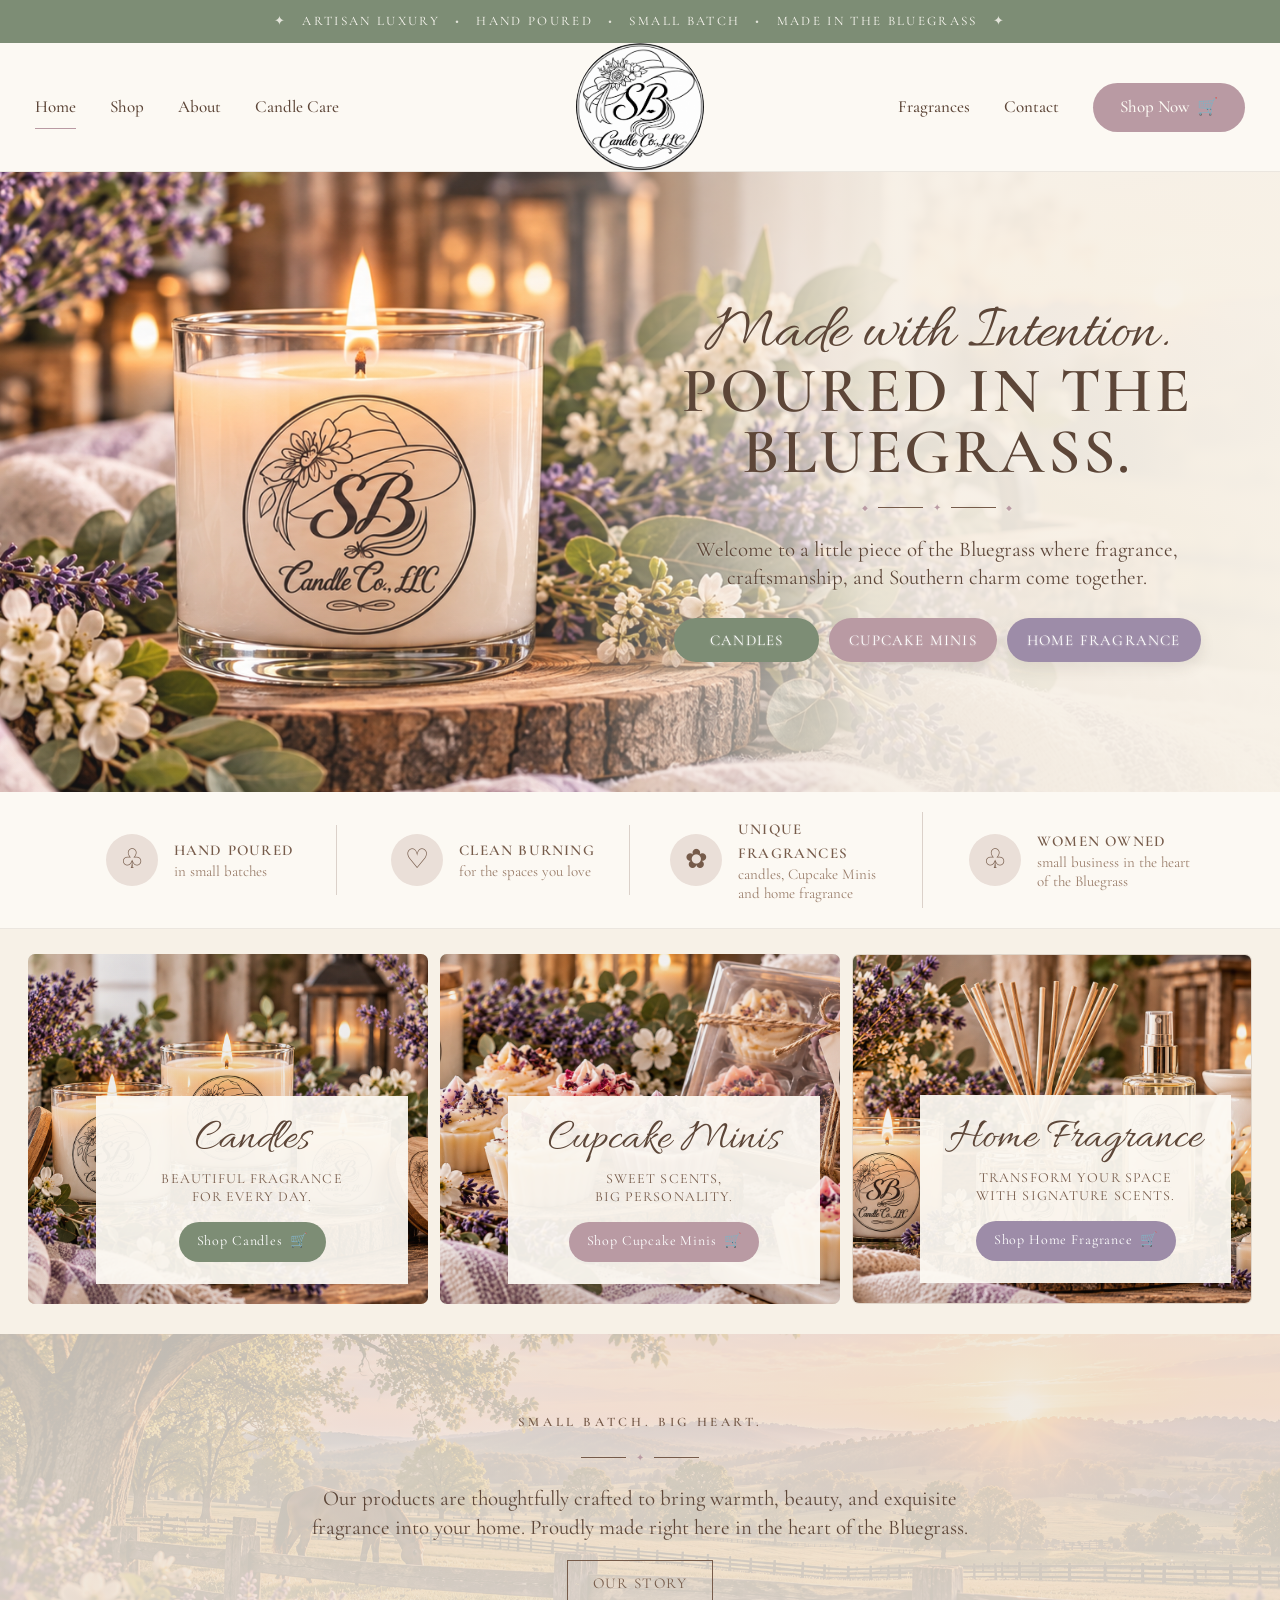
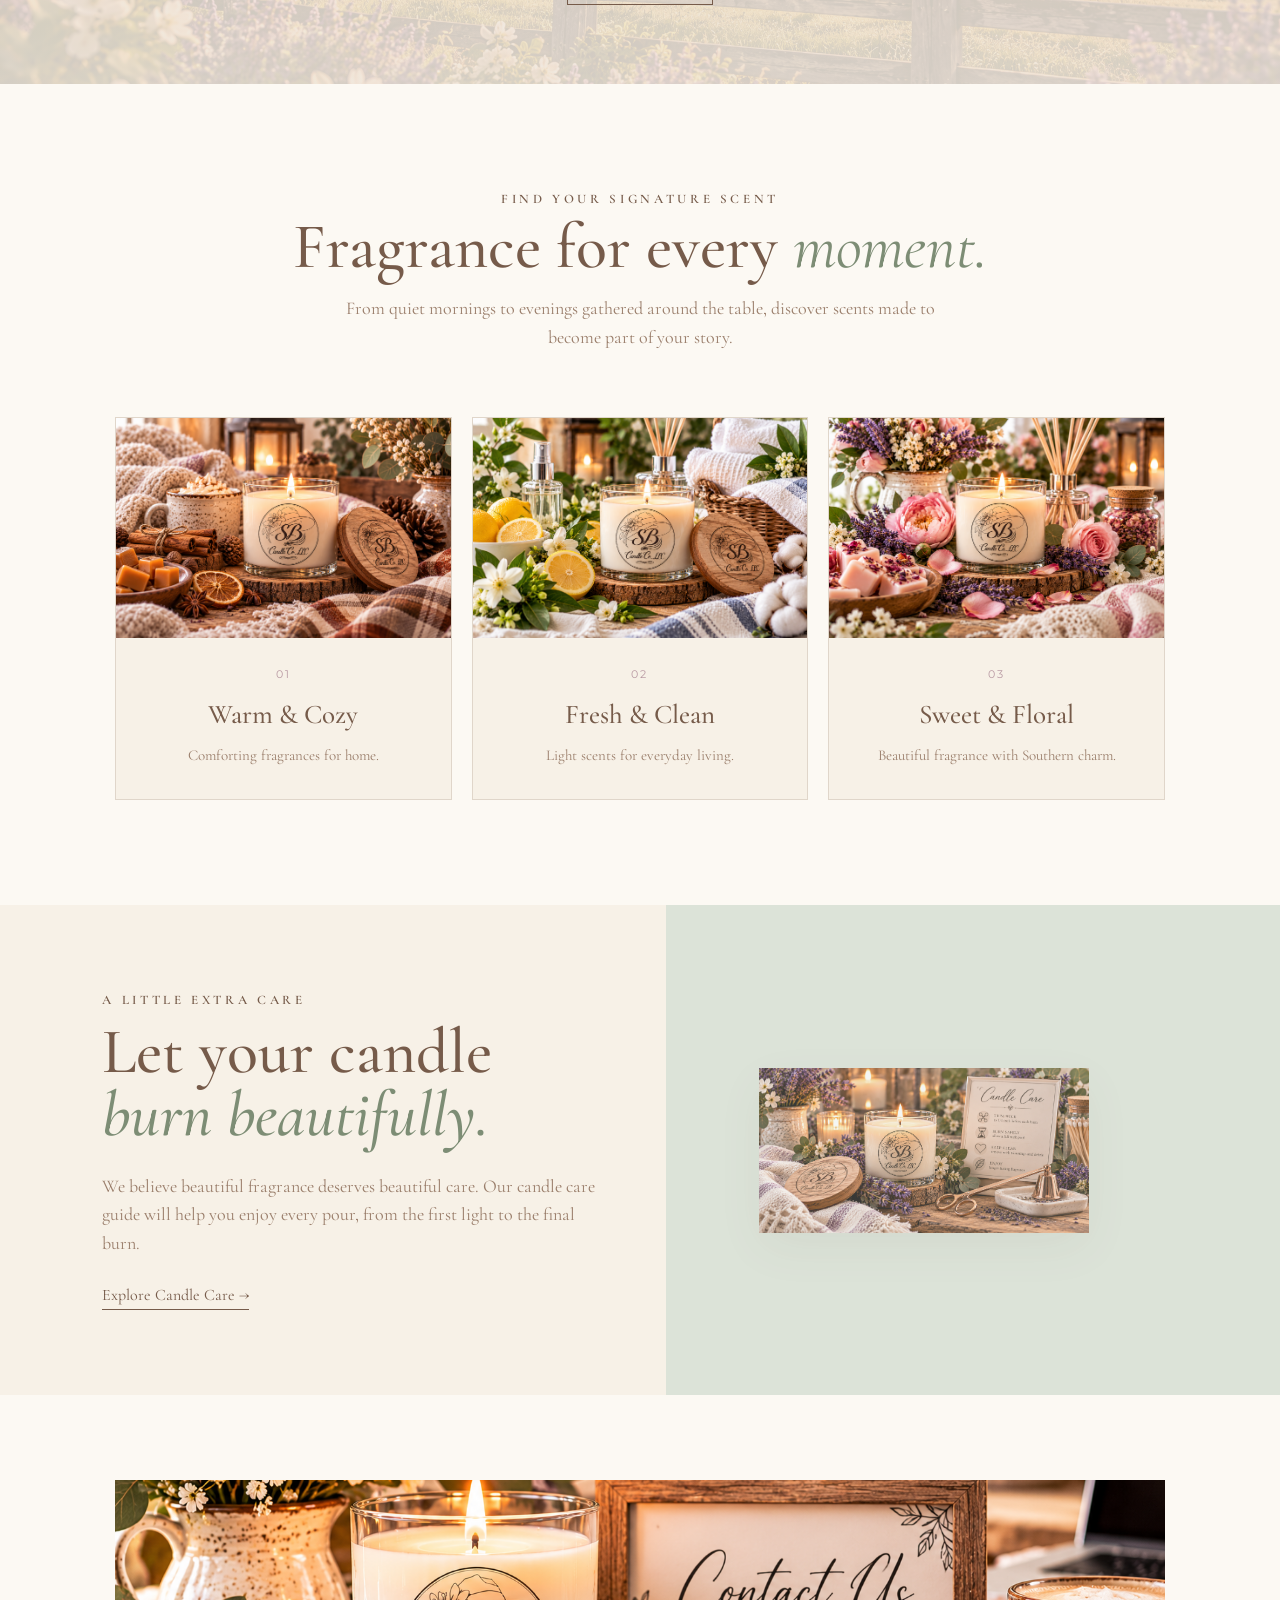
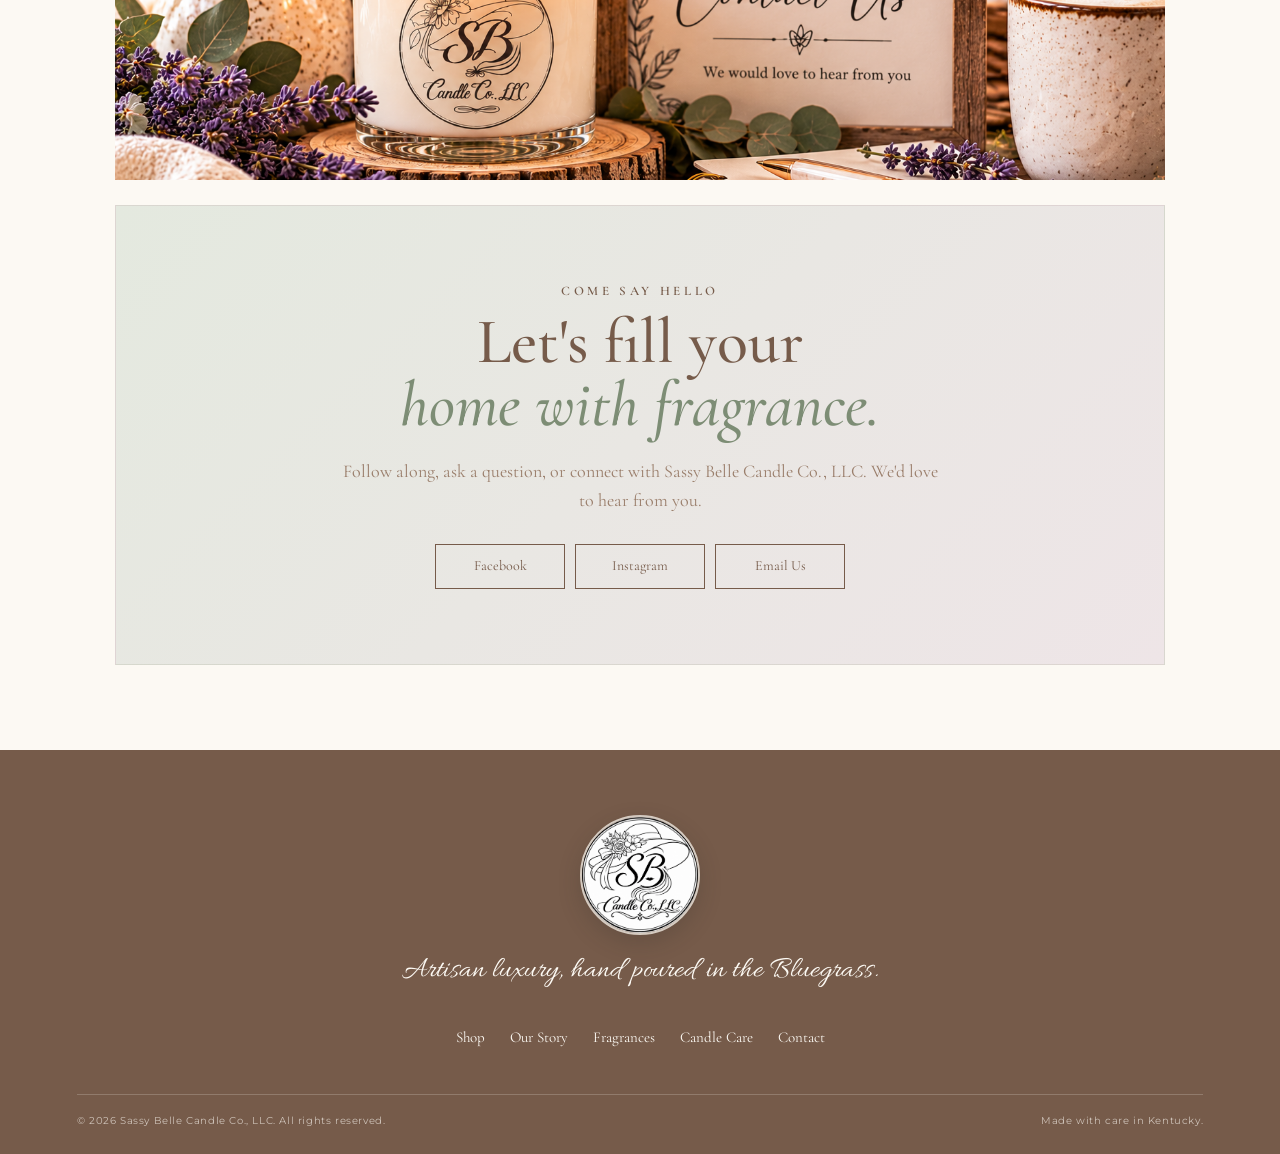
<file: index.html>
<!DOCTYPE html>
<html lang="en">
<head>

  <meta charset="UTF-8">

  <meta
    name="viewport"
    content="width=device-width, initial-scale=1.0"
  >

  <meta
    name="description"
    content="Sassy Belle Candle Co., LLC creates artisan luxury candles, Cupcake Minis, wax melts, and home fragrances, hand poured in small batches in the heart of the Bluegrass."
  >

  <meta
    name="theme-color"
    content="#a8b5a0"
  >

  <title>
    Sassy Belle Candle Co., LLC | Poured in the Bluegrass
  </title>

  <link
    rel="preconnect"
    href="https://fonts.googleapis.com"
  >

  <link
    rel="preconnect"
    href="https://fonts.gstatic.com"
    crossorigin
  >

  <link
    href="https://fonts.googleapis.com/css2?family=Allura&family=Cormorant+Garamond:wght@400;500;600;700&family=Montserrat:wght@400;500;600&display=swap"
    rel="stylesheet"
  >

  <link
    rel="stylesheet"
    href="styles.css"
  >

</head>


<body>


  <!-- =========================================
       TOP ANNOUNCEMENT
  ========================================== -->

  <div class="announcement-bar">

    <span>✦</span>

    ARTISAN LUXURY

    <span>•</span>

    HAND POURED

    <span>•</span>

    SMALL BATCH

    <span>•</span>

    MADE IN THE BLUEGRASS

    <span>✦</span>

  </div>



  <!-- =========================================
       NAVIGATION
  ========================================== -->

  <header class="site-header">

    <nav class="navbar">


      <button
        class="mobile-menu"
        aria-label="Open menu"
        aria-expanded="false"
      >

        <span></span>
        <span></span>
        <span></span>

      </button>



      <div class="nav-left">

        <a
          href="index.html"
          class="active"
        >
          Home
        </a>


        <a href="shop.html">
          Shop
        </a>


        <a href="about.html">
          About
        </a>


        <a href="candle-care.html">
          Candle Care
        </a>

      </div>



      <!-- CENTER LOGO -->

      <a
        href="index.html"
        class="main-logo"
        aria-label="Sassy Belle Candle Co., LLC Home"
      >

        <img
          src="assets/6EBD7E61-D381-4170-96AF-A1E60A6B6A3A.jpeg"
          alt="Sassy Belle Candle Co., LLC"
        >

      </a>



      <div class="nav-right">

        <a href="fragrances.html">
          Fragrances
        </a>


        <a href="contact.html">
          Contact
        </a>


        <a
          href="shop.html"
          class="shop-button"
        >

          Shop Now

          <span>🛒</span>

        </a>

      </div>

    </nav>

  </header>



  <main>


    <!-- =========================================
         HERO
    ========================================== -->

    <section class="hero">

      <div class="hero-photo" aria-hidden="true"></div>

      <div class="hero-overlay"></div>


      <div class="hero-content">


        <div class="hero-logo">

          <img
            src="assets/6EBD7E61-D381-4170-96AF-A1E60A6B6A3A.jpeg"
            alt="Sassy Belle Candle Co., LLC logo"
          >

        </div>



        <div class="hero-copy">


          <p class="script-heading">
            Made with Intention.
          </p>


          <h1>
            Poured in the Bluegrass.
          </h1>



          <div class="little-divider">

            <span>◆</span>

            <i></i>

            <span>✦</span>

            <i></i>

            <span>◆</span>

          </div>



          <p>
            Welcome to a little piece of the Bluegrass where
            fragrance, craftsmanship, and Southern charm
            come together.
          </p>



          <div class="hero-buttons">


            <a
              href="shop.html#candles"
              class="category-button sage"
            >
              Candles
            </a>


            <a
              href="shop.html#cupcake-minis"
              class="category-button mauve"
            >
              Cupcake Minis
            </a>


            <a
              href="shop.html#home-fragrance"
              class="category-button lavender"
            >
              Home Fragrance
            </a>


          </div>

        </div>

      </div>

    </section>



    <!-- =========================================
         BRAND PROMISES
    ========================================== -->

    <section class="promises">


      <div class="promise">

        <div class="promise-icon">
          ♧
        </div>

        <div>

          <strong>
            HAND POURED
          </strong>

          <span>
            in small batches
          </span>

        </div>

      </div>



      <div class="promise">

        <div class="promise-icon">
          ♡
        </div>

        <div>

          <strong>
            CLEAN BURNING
          </strong>

          <span>
            for the spaces you love
          </span>

        </div>

      </div>



      <div class="promise">

        <div class="promise-icon">
          ✿
        </div>

        <div>

          <strong>
            UNIQUE FRAGRANCES
          </strong>

          <span>
            candles, Cupcake Minis
            <br>
            and home fragrance
          </span>

        </div>

      </div>



      <div class="promise">

        <div class="promise-icon">
          ♧
        </div>

        <div>

          <strong>
            WOMEN OWNED
          </strong>

          <span>
            small business in the heart
            <br>
            of the Bluegrass
          </span>

        </div>

      </div>


    </section>



    <!-- =========================================
         SHOP CATEGORIES
    ========================================== -->

    <section
      class="shop-categories"
      id="shop"
    >


      <!-- CANDLES -->

      <a
        href="shop.html#candles"
        class="category-card candles-card"
        id="candles"
      >

        <div class="category-image candle-image" aria-hidden="true"></div>


        <div class="category-content">

          <span class="category-script">
            Candles
          </span>


          <p>
            BEAUTIFUL FRAGRANCE
            <br>
            FOR EVERY DAY.
          </p>


          <span class="category-shop-button">

            Shop Candles

            <b>🛒</b>

          </span>

        </div>

      </a>



      <!-- CUPCAKE MINIS -->

      <a
        href="shop.html#cupcake-minis"
        class="category-card minis-card"
        id="cupcake-minis"
      >

        <div class="category-image minis-image" aria-hidden="true"></div>


        <div class="category-content">

          <span class="category-script">
            Cupcake Minis
          </span>


          <p>
            SWEET SCENTS,
            <br>
            BIG PERSONALITY.
          </p>


          <span class="category-shop-button">

            Shop Cupcake Minis

            <b>🛒</b>

          </span>

        </div>

      </a>



      <!-- HOME FRAGRANCE -->

      <a
        href="shop.html#home-fragrance"
        class="category-card fragrance-card"
        id="fragrances"
      >

        <div class="category-image fragrance-image" aria-hidden="true"></div>


        <div class="category-content">

          <span class="category-script">
            Home Fragrance
          </span>


          <p>
            TRANSFORM YOUR SPACE
            <br>
            WITH SIGNATURE SCENTS.
          </p>


          <span class="category-shop-button">

            Shop Home Fragrance

            <b>🛒</b>

          </span>

        </div>

      </a>


    </section>



    <!-- =========================================
         BLUEGRASS STORY
    ========================================== -->

    <section
      class="bluegrass-story"
      id="about"
    >

      <div class="bluegrass-background"></div>


      <div class="bluegrass-content">

        <p class="section-kicker">
          SMALL BATCH. BIG HEART.
        </p>


        <div class="little-divider">

          <i></i>

          <span>✦</span>

          <i></i>

        </div>


        <p>
          Our products are thoughtfully crafted to bring
          warmth, beauty, and exquisite fragrance into your
          home. Proudly made right here in the heart of
          the Bluegrass.
        </p>


        <a
          href="about.html"
          class="outline-button"
        >
          Our Story
        </a>

      </div>

    </section>



    <!-- =========================================
         FRAGRANCE SECTION
    ========================================== -->

    <section
      class="fragrance-section"
      id="fragrances"
    >


      <div class="section-heading">

        <p class="section-kicker">
          FIND YOUR SIGNATURE SCENT
        </p>


        <h2>

          Fragrance for every

          <em>
            moment.
          </em>

        </h2>


        <p>
          From quiet mornings to evenings gathered around
          the table, discover scents made to become part
          of your story.
        </p>

      </div>



      <div class="fragrance-notes">


        <div class="fragrance-card warm-fragrance">

          <div class="fragrance-photo">
            <img src="assets/66E95A86-24F4-46CA-8627-D3B39BBB55DA.png" alt="Warm and cozy fragrance collection">
          </div>

          <div class="fragrance-card-content">
            <span>01</span>

          <strong>
            Warm &amp; Cozy
          </strong>

          <p>
            Comforting fragrances for home.
          </p>

          </div>

        </div>



        <div class="fragrance-card fresh-fragrance">

          <div class="fragrance-photo">
            <img src="assets/A728DACB-D192-4E97-8954-1CD76CE78294.png" alt="Fresh and clean fragrance collection">
          </div>

          <div class="fragrance-card-content">
            <span>02</span>

          <strong>
            Fresh &amp; Clean
          </strong>

          <p>
            Light scents for everyday living.
          </p>

          </div>

        </div>



        <div class="fragrance-card floral-fragrance">

          <div class="fragrance-photo">
            <img src="assets/9626FF82-7615-4EBE-BA6B-2B68B35F0BE6.png" alt="Sweet and floral fragrance collection">
          </div>

          <div class="fragrance-card-content">
            <span>03</span>

          <strong>
            Sweet &amp; Floral
          </strong>

          <p>
            Beautiful fragrance with Southern charm.
          </p>

          </div>

        </div>


      </div>

    </section>



    <!-- =========================================
         CANDLE CARE
    ========================================== -->

    <section
      class="candle-care"
      id="care"
    >


      <div class="care-content">

        <p class="section-kicker">
          A LITTLE EXTRA CARE
        </p>


        <h2>

          Let your candle

          <em>
            burn beautifully.
          </em>

        </h2>


        <p>
          We believe beautiful fragrance deserves beautiful
          care. Our candle care guide will help you enjoy
          every pour, from the first light to the final burn.
        </p>


        <a
          href="candle-care.html"
          class="text-link"
        >
          Explore Candle Care →
        </a>

      </div>



      <div class="care-mark">

        <img
          src="assets/D14FF5E1-BC0D-49DF-A6FB-1AE007142DEC.png"
          alt="Candle care and candle accessories"
        >

      </div>


    </section>



    <!-- =========================================
         CONTACT
    ========================================== -->

    <section
      class="contact-section"
      id="contact"
    >

      <div class="contact-photo">
        <img
          src="assets/AF7C19B6-CF37-42A0-9EE1-CB6226C06C42.png"
          alt="Sassy Belle Candle Co. candle and home fragrance"
        >
      </div>

      <div class="contact-card">

        <p class="section-kicker">
          COME SAY HELLO
        </p>


        <h2>

          Let's fill your

          <em>
            home with fragrance.
          </em>

        </h2>


        <p>
          Follow along, ask a question, or connect with
          Sassy Belle Candle Co., LLC. We'd love to hear
          from you.
        </p>


        <div class="contact-buttons">

          <!-- Replace these links with the company's actual links -->

          <a href="https://www.facebook.com/share/g/1C8fv39AQL/?mibextid=wwXIfr" target="_blank" rel="noopener noreferrer">
            Facebook
          </a>


          <a href="contact.html">
            Instagram
          </a>


          <a href="contact.html">
            Email Us
          </a>

        </div>

      </div>

    </section>


  </main>



  <!-- =========================================
       FOOTER
  ========================================== -->

  <footer class="site-footer">


    <div class="footer-logo">

      <img
        src="assets/6EBD7E61-D381-4170-96AF-A1E60A6B6A3A.jpeg"
        alt="Sassy Belle Candle Co., LLC"
      >

    </div>


    <p class="footer-script">
      Artisan luxury, hand poured in the Bluegrass.
    </p>


    <div class="footer-navigation">

      <a href="shop.html">
        Shop
      </a>


      <a href="about.html">
        Our Story
      </a>


      <a href="fragrances.html">
        Fragrances
      </a>


      <a href="candle-care.html">
        Candle Care
      </a>


      <a href="contact.html">
        Contact
      </a>

    </div>


    <div class="footer-bottom">

      <span>
        © 2026 Sassy Belle Candle Co., LLC. All rights reserved.
      </span>


      <span>
        Made with care in Kentucky.
      </span>

    </div>


  </footer>



  <!-- =========================================
       MOBILE NAVIGATION
  ========================================== -->

  <script>

    const menuButton =
      document.querySelector(".mobile-menu");

    const navLeft =
      document.querySelector(".nav-left");

    const navRight =
      document.querySelector(".nav-right");


    menuButton.addEventListener(
      "click",
      function () {

        const isOpen =
          menuButton.getAttribute(
            "aria-expanded"
          ) === "true";


        menuButton.setAttribute(
          "aria-expanded",
          String(!isOpen)
        );


        navLeft.classList.toggle(
          "mobile-open"
        );


        navRight.classList.toggle(
          "mobile-open"
        );

      }
    );

  </script>


</body>
</html>
</file>
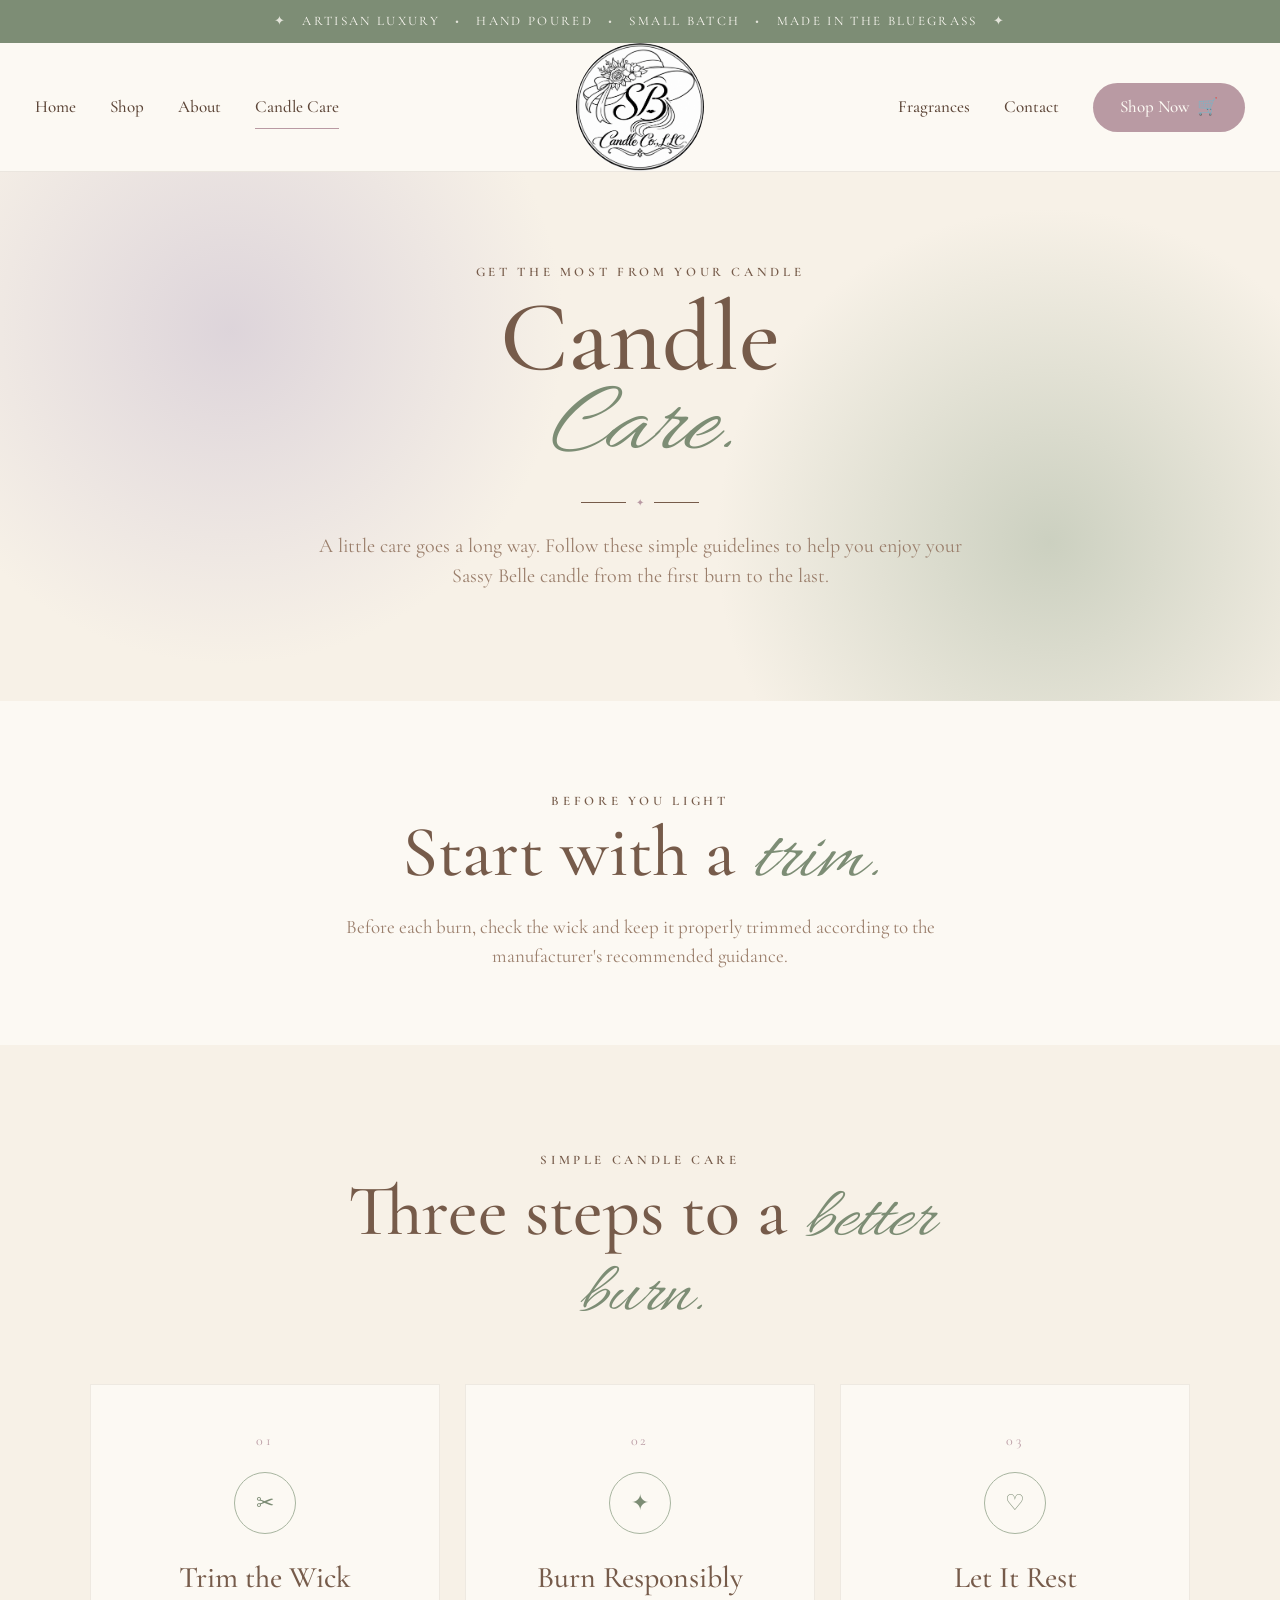
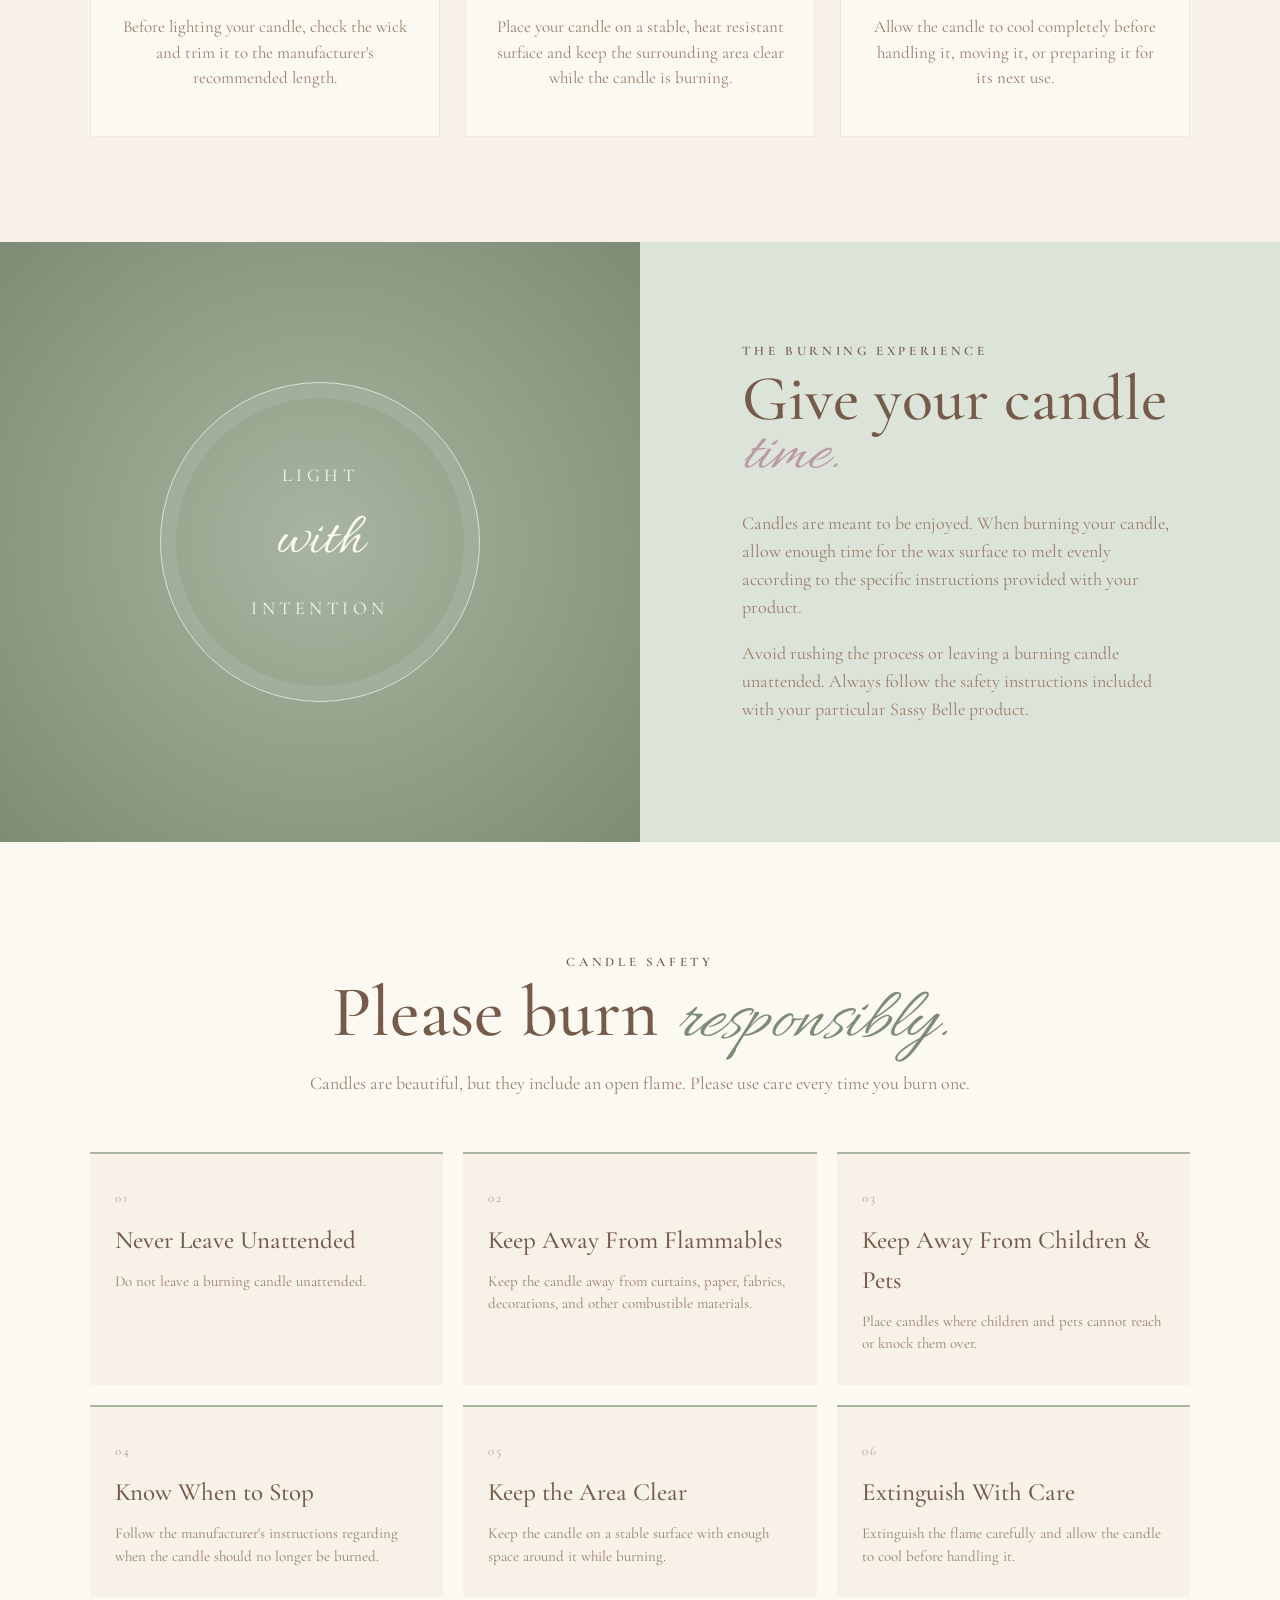
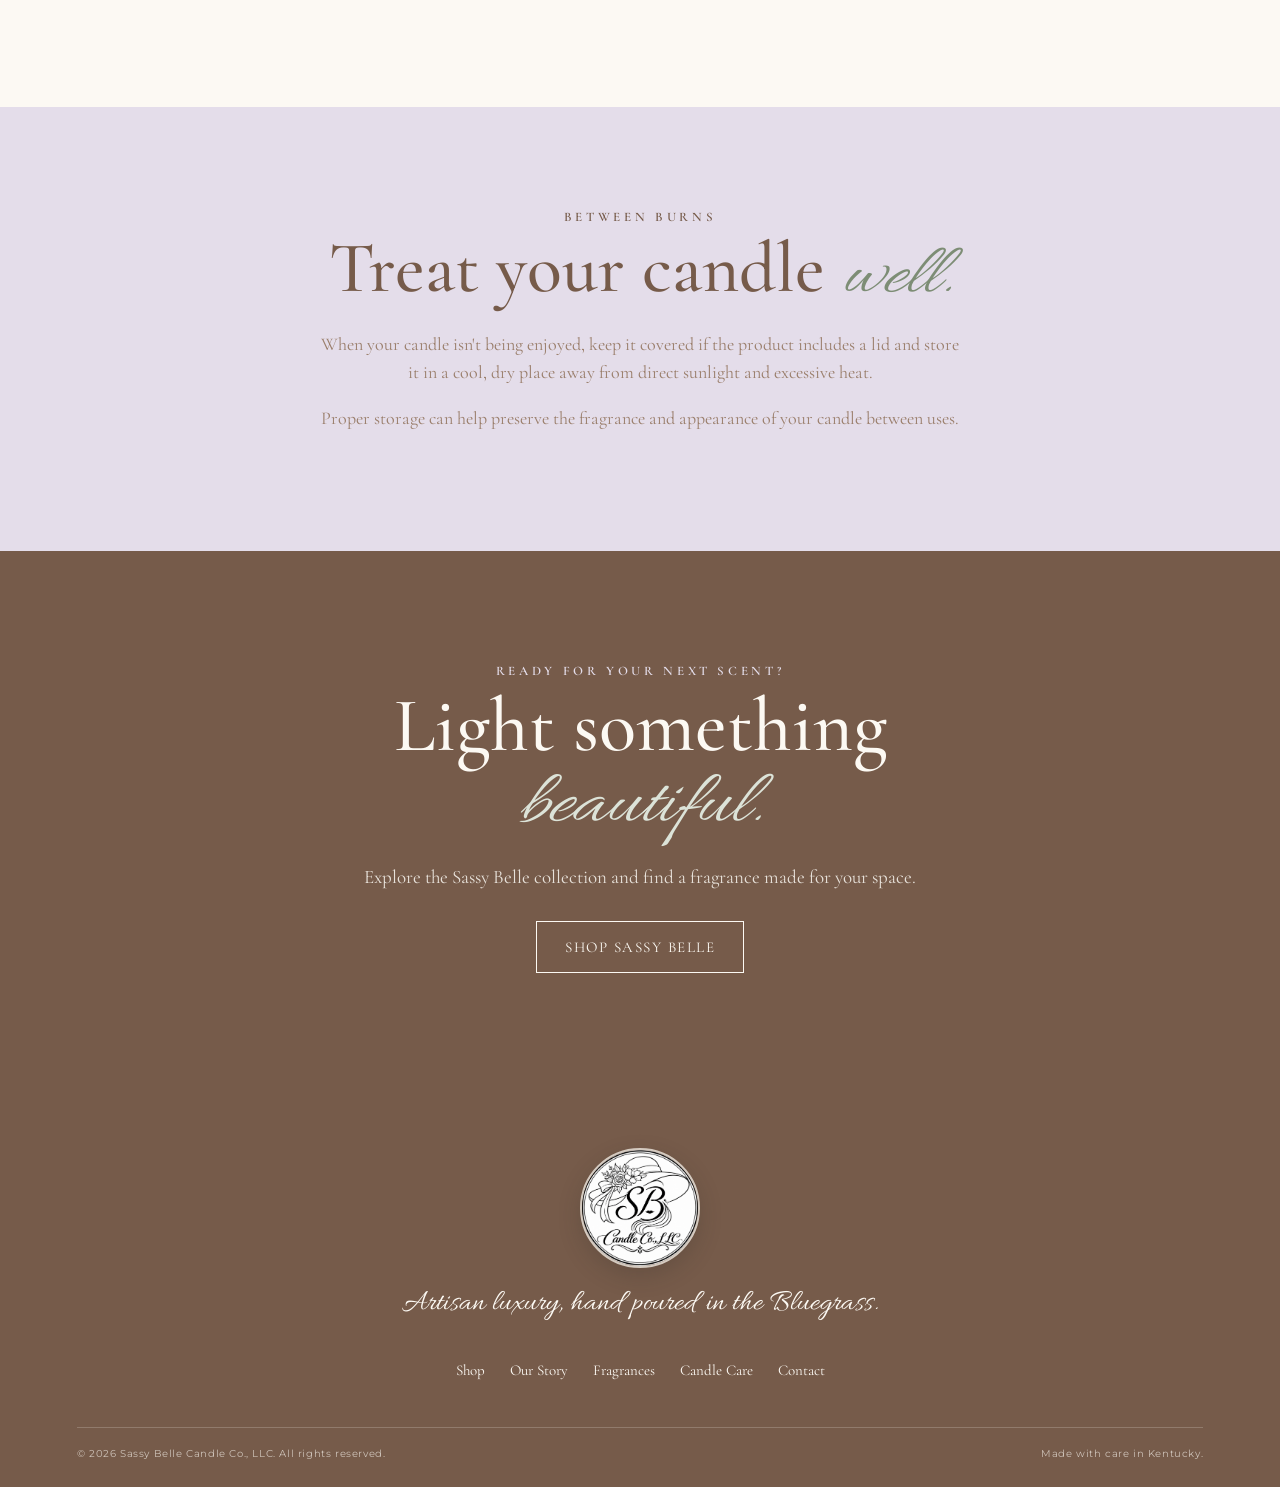
<file: candle-care.html>
<!DOCTYPE html>
<html lang="en">

<head>

  <meta charset="UTF-8">

  <meta
    name="viewport"
    content="width=device-width, initial-scale=1.0"
  >

  <meta
    name="description"
    content="Candle care and burning guidance from Sassy Belle Candle Co., LLC."
  >

  <meta
    name="theme-color"
    content="#a8b5a0"
  >

  <title>
    Candle Care | Sassy Belle Candle Co., LLC
  </title>

  <link
    rel="preconnect"
    href="https://fonts.googleapis.com"
  >

  <link
    rel="preconnect"
    href="https://fonts.gstatic.com"
    crossorigin
  >

  <link
    href="https://fonts.googleapis.com/css2?family=Allura&family=Cormorant+Garamond:wght@400;500;600;700&family=Montserrat:wght@400;500;600&display=swap"
    rel="stylesheet"
  >

  <link
    rel="stylesheet"
    href="styles.css"
  >

  <link
    rel="stylesheet"
    href="candle-care.css"
  >

</head>


<body>


  <!-- =========================================
       ANNOUNCEMENT
  ========================================== -->

  <div class="announcement-bar">

    <span>✦</span>

    ARTISAN LUXURY

    <span>•</span>

    HAND POURED

    <span>•</span>

    SMALL BATCH

    <span>•</span>

    MADE IN THE BLUEGRASS

    <span>✦</span>

  </div>



  <!-- =========================================
       NAVIGATION
  ========================================== -->

  <header class="site-header">

    <nav class="navbar">


      <button
        class="mobile-menu"
        aria-label="Open menu"
        aria-expanded="false"
      >

        <span></span>
        <span></span>
        <span></span>

      </button>


      <div class="nav-left">

        <a href="index.html">
          Home
        </a>

        <a href="shop.html">
          Shop
        </a>

        <a href="about.html">
          About
        </a>

        <a
          href="candle-care.html"
          class="active"
        >
          Candle Care
        </a>

      </div>


      <a
        href="index.html"
        class="main-logo"
        aria-label="Sassy Belle Candle Co., LLC Home"
      >

        <img
          src="assets/6EBD7E61-D381-4170-96AF-A1E60A6B6A3A.jpeg"
          alt="Sassy Belle Candle Co., LLC"
        >

      </a>


      <div class="nav-right">

        <a href="fragrances.html">
          Fragrances
        </a>

        <a href="contact.html">
          Contact
        </a>

        <a
          href="shop.html"
          class="shop-button"
        >
          Shop Now
          <span>🛒</span>
        </a>

      </div>

    </nav>

  </header>



  <main>


    <!-- =========================================
         HERO
    ========================================== -->

    <section class="care-hero">

      <div class="care-hero-content">

        <p class="section-kicker">
          GET THE MOST FROM YOUR CANDLE
        </p>

        <h1>
          Candle
          <em>Care.</em>
        </h1>

        <div class="little-divider">

          <i></i>

          <span>✦</span>

          <i></i>

        </div>

        <p>
          A little care goes a long way. Follow these
          simple guidelines to help you enjoy your
          Sassy Belle candle from the first burn
          to the last.
        </p>

      </div>

    </section>



    <!-- =========================================
         INTRO
    ========================================== -->

    <section class="care-intro">

      <p class="section-kicker">
        BEFORE YOU LIGHT
      </p>

      <h2>
        Start with a
        <em>trim.</em>
      </h2>

      <p>
        Before each burn, check the wick and keep
        it properly trimmed according to the
        manufacturer's recommended guidance.
      </p>

    </section>



    <!-- =========================================
         CARE STEPS
    ========================================== -->

    <section class="care-steps">

      <div class="care-heading">

        <p class="section-kicker">
          SIMPLE CANDLE CARE
        </p>

        <h2>
          Three steps to a
          <em>better burn.</em>
        </h2>

      </div>


      <div class="care-grid">


        <!-- STEP 1 -->

        <article class="care-card">

          <div class="care-number">
            01
          </div>

          <div class="care-icon">
            ✂
          </div>

          <h3>
            Trim the Wick
          </h3>

          <p>
            Before lighting your candle, check the
            wick and trim it to the manufacturer's
            recommended length.
          </p>

        </article>



        <!-- STEP 2 -->

        <article class="care-card">

          <div class="care-number">
            02
          </div>

          <div class="care-icon">
            ✦
          </div>

          <h3>
            Burn Responsibly
          </h3>

          <p>
            Place your candle on a stable, heat
            resistant surface and keep the surrounding
            area clear while the candle is burning.
          </p>

        </article>



        <!-- STEP 3 -->

        <article class="care-card">

          <div class="care-number">
            03
          </div>

          <div class="care-icon">
            ♡
          </div>

          <h3>
            Let It Rest
          </h3>

          <p>
            Allow the candle to cool completely before
            handling it, moving it, or preparing it
            for its next use.
          </p>

        </article>


      </div>

    </section>



    <!-- =========================================
         BURNING GUIDE
    ========================================== -->

    <section class="burning-guide">

      <div class="guide-image">

        <div class="guide-circle">

          <span>
            LIGHT
          </span>

          <strong>
            with
          </strong>

          <span>
            INTENTION
          </span>

        </div>

      </div>


      <div class="guide-content">

        <p class="section-kicker">
          THE BURNING EXPERIENCE
        </p>

        <h2>
          Give your candle
          <em>time.</em>
        </h2>

        <p>
          Candles are meant to be enjoyed. When burning
          your candle, allow enough time for the wax
          surface to melt evenly according to the
          specific instructions provided with your
          product.
        </p>

        <p>
          Avoid rushing the process or leaving a
          burning candle unattended. Always follow
          the safety instructions included with your
          particular Sassy Belle product.
        </p>

      </div>

    </section>



    <!-- =========================================
         SAFETY
    ========================================== -->

    <section class="safety-section">

      <div class="safety-heading">

        <p class="section-kicker">
          CANDLE SAFETY
        </p>

        <h2>
          Please burn
          <em>responsibly.</em>
        </h2>

        <p>
          Candles are beautiful, but they include
          an open flame. Please use care every time
          you burn one.
        </p>

      </div>


      <div class="safety-grid">


        <div class="safety-item">

          <span>01</span>

          <h3>
            Never Leave Unattended
          </h3>

          <p>
            Do not leave a burning candle unattended.
          </p>

        </div>


        <div class="safety-item">

          <span>02</span>

          <h3>
            Keep Away From Flammables
          </h3>

          <p>
            Keep the candle away from curtains,
            paper, fabrics, decorations, and other
            combustible materials.
          </p>

        </div>


        <div class="safety-item">

          <span>03</span>

          <h3>
            Keep Away From Children & Pets
          </h3>

          <p>
            Place candles where children and pets
            cannot reach or knock them over.
          </p>

        </div>


        <div class="safety-item">

          <span>04</span>

          <h3>
            Know When to Stop
          </h3>

          <p>
            Follow the manufacturer's instructions
            regarding when the candle should no longer
            be burned.
          </p>

        </div>


        <div class="safety-item">

          <span>05</span>

          <h3>
            Keep the Area Clear
          </h3>

          <p>
            Keep the candle on a stable surface with
            enough space around it while burning.
          </p>

        </div>


        <div class="safety-item">

          <span>06</span>

          <h3>
            Extinguish With Care
          </h3>

          <p>
            Extinguish the flame carefully and allow
            the candle to cool before handling it.
          </p>

        </div>


      </div>

    </section>



    <!-- =========================================
         STORAGE
    ========================================== -->

    <section class="storage-section">

      <div class="storage-content">

        <p class="section-kicker">
          BETWEEN BURNS
        </p>

        <h2>
          Treat your candle
          <em>well.</em>
        </h2>

        <p>
          When your candle isn't being enjoyed, keep
          it covered if the product includes a lid
          and store it in a cool, dry place away from
          direct sunlight and excessive heat.
        </p>

        <p>
          Proper storage can help preserve the
          fragrance and appearance of your candle
          between uses.
        </p>

      </div>

    </section>



    <!-- =========================================
         FINAL CTA
    ========================================== -->

    <section class="care-closing">

      <div>

        <p class="section-kicker">
          READY FOR YOUR NEXT SCENT?
        </p>

        <h2>
          Light something
          <em>beautiful.</em>
        </h2>

        <p>
          Explore the Sassy Belle collection and
          find a fragrance made for your space.
        </p>

        <a
          href="shop.html"
          class="outline-button"
        >
          Shop Sassy Belle
        </a>

      </div>

    </section>


  </main>



  <!-- =========================================
       FOOTER
  ========================================== -->

  <footer class="site-footer">

    <div class="footer-logo">
      <img
        src="assets/6EBD7E61-D381-4170-96AF-A1E60A6B6A3A.jpeg"
        alt="Sassy Belle Candle Co., LLC"
      >
    </div>

    <p class="footer-script">
      Artisan luxury, hand poured in the Bluegrass.
    </p>

    <div class="footer-navigation">
      <a href="shop.html">Shop</a>
      <a href="about.html">Our Story</a>
      <a href="fragrances.html">Fragrances</a>
      <a href="candle-care.html">Candle Care</a>
      <a href="contact.html">Contact</a>
    </div>

    <div class="footer-bottom">
      <span>© 2026 Sassy Belle Candle Co., LLC. All rights reserved.</span>
      <span>Made with care in Kentucky.</span>
    </div>

  </footer>



  <!-- =========================================
       MOBILE NAVIGATION
  ========================================== -->

  <script>

    const menuButton =
      document.querySelector(".mobile-menu");

    const navLeft =
      document.querySelector(".nav-left");

    const navRight =
      document.querySelector(".nav-right");


    menuButton.addEventListener(
      "click",
      function () {

        const isOpen =
          menuButton.getAttribute(
            "aria-expanded"
          ) === "true";


        menuButton.setAttribute(
          "aria-expanded",
          String(!isOpen)
        );


        navLeft.classList.toggle(
          "mobile-open"
        );


        navRight.classList.toggle(
          "mobile-open"
        );

      }
    );

  </script>


</body>

</html>
</file>
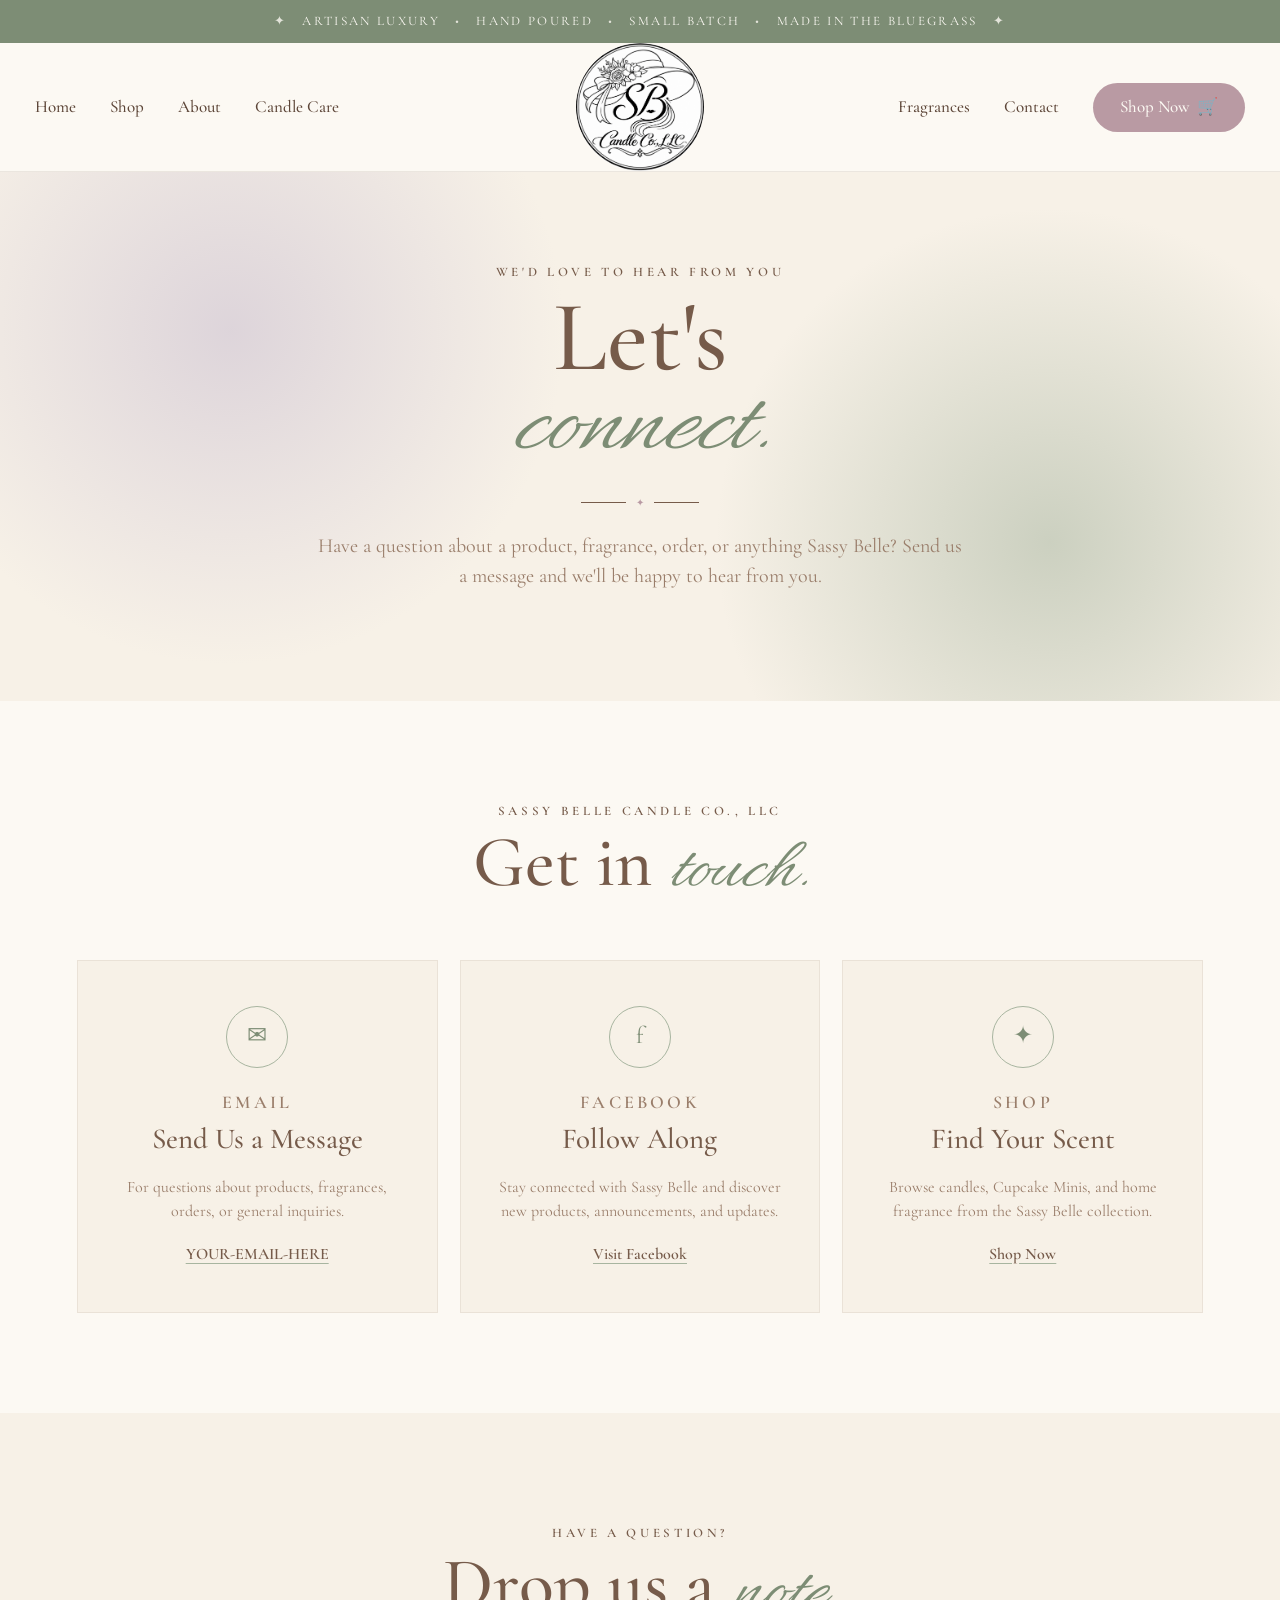
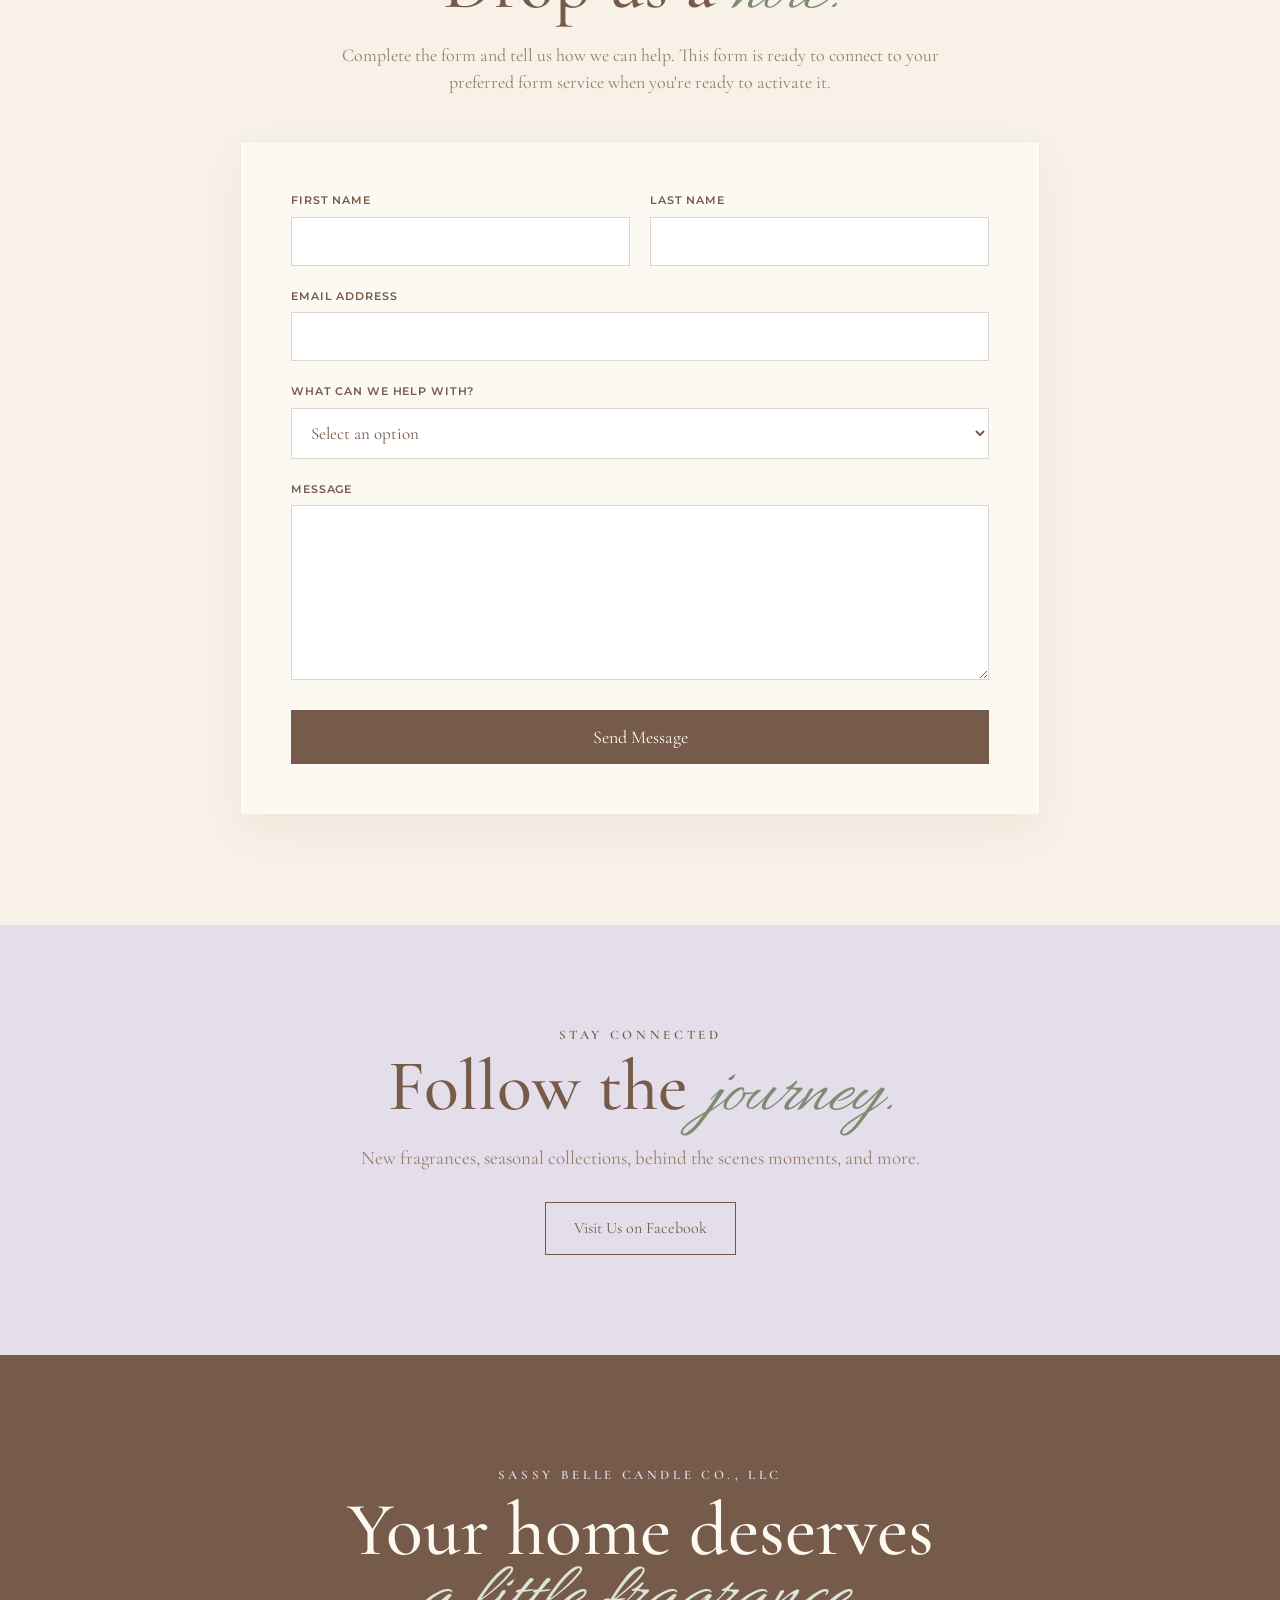
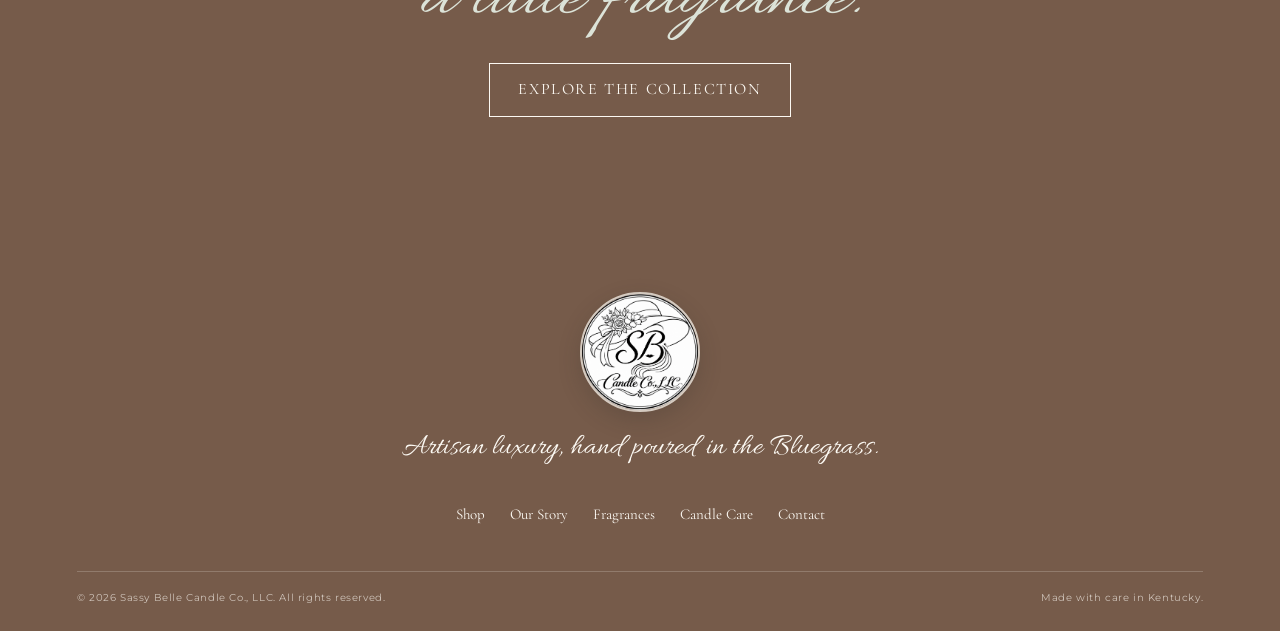
<file: contact.html>
<!DOCTYPE html>
<html lang="en">

<head>

  <meta charset="UTF-8">

  <meta
    name="viewport"
    content="width=device-width, initial-scale=1.0"
  >

  <meta
    name="description"
    content="Contact Sassy Belle Candle Co., LLC for questions about candles, fragrances, Cupcake Minis, home fragrance, orders, and more."
  >

  <meta
    name="theme-color"
    content="#a8b5a0"
  >

  <title>
    Contact | Sassy Belle Candle Co., LLC
  </title>

  <link
    rel="preconnect"
    href="https://fonts.googleapis.com"
  >

  <link
    rel="preconnect"
    href="https://fonts.googleapis.com"
    crossorigin
  >

  <link
    href="https://fonts.googleapis.com/css2?family=Allura&family=Cormorant+Garamond:wght@400;500;600;700&family=Montserrat:wght@400;500;600&display=swap"
    rel="stylesheet"
  >

  <link
    rel="stylesheet"
    href="styles.css"
  >

  <link
    rel="stylesheet"
    href="contact.css"
  >

</head>


<body>


  <!-- =========================================
       ANNOUNCEMENT
  ========================================== -->

  <div class="announcement-bar">

    <span>✦</span>

    ARTISAN LUXURY

    <span>•</span>

    HAND POURED

    <span>•</span>

    SMALL BATCH

    <span>•</span>

    MADE IN THE BLUEGRASS

    <span>✦</span>

  </div>



  <!-- =========================================
       NAVIGATION
  ========================================== -->

  <header class="site-header">

    <nav class="navbar">


      <button
        class="mobile-menu"
        aria-label="Open menu"
        aria-expanded="false"
      >

        <span></span>
        <span></span>
        <span></span>

      </button>


      <div class="nav-left">

        <a href="index.html">
          Home
        </a>

        <a href="shop.html">
          Shop
        </a>

        <a href="about.html">
          About
        </a>

        <a href="candle-care.html">
          Candle Care
        </a>

      </div>


      <a
        href="index.html"
        class="main-logo"
        aria-label="Sassy Belle Candle Co., LLC Home"
      >

        <img
          src="assets/6EBD7E61-D381-4170-96AF-A1E60A6B6A3A.jpeg"
          alt="Sassy Belle Candle Co., LLC"
        >

      </a>


      <div class="nav-right">

        <a href="fragrances.html">
          Fragrances
        </a>

        <a
          href="contact.html"
          class="active"
        >
          Contact
        </a>

        <a
          href="shop.html"
          class="shop-button"
        >
          Shop Now
          <span>🛒</span>
        </a>

      </div>

    </nav>

  </header>



  <main>


    <!-- =========================================
         CONTACT HERO
    ========================================== -->

    <section class="contact-hero">

      <div class="contact-hero-content">

        <p class="section-kicker">
          WE'D LOVE TO HEAR FROM YOU
        </p>

        <h1>
          Let's
          <em>connect.</em>
        </h1>

        <div class="little-divider">

          <i></i>

          <span>✦</span>

          <i></i>

        </div>

        <p>
          Have a question about a product, fragrance,
          order, or anything Sassy Belle? Send us a
          message and we'll be happy to hear from you.
        </p>

      </div>

    </section>



    <!-- =========================================
         CONTACT INFORMATION
    ========================================== -->

    <section class="contact-information">

      <div class="contact-heading">

        <p class="section-kicker">
          SASSY BELLE CANDLE CO., LLC
        </p>

        <h2>
          Get in
          <em>touch.</em>
        </h2>

      </div>


      <div class="contact-cards">


        <!-- EMAIL -->

        <article class="contact-card">

          <div class="contact-icon">
            ✉
          </div>

          <p class="contact-label">
            EMAIL
          </p>

          <h3>
            Send Us a Message
          </h3>

          <p>
            For questions about products, fragrances,
            orders, or general inquiries.
          </p>

          <a
            href="mailto:YOUR-EMAIL-HERE"
            class="contact-link"
          >
            YOUR-EMAIL-HERE
          </a>

        </article>



        <!-- FACEBOOK -->

        <article class="contact-card">

          <div class="contact-icon">
            f
          </div>

          <p class="contact-label">
            FACEBOOK
          </p>

          <h3>
            Follow Along
          </h3>

          <p>
            Stay connected with Sassy Belle and
            discover new products, announcements,
            and updates.
          </p>

          <a
            href="https://www.facebook.com/share/g/1C8fv39AQL/?mibextid=wwXIfr"
            target="_blank"
            rel="noopener noreferrer"
            class="contact-link"
          >
            Visit Facebook
          </a>

        </article>



        <!-- SHOP -->

        <article class="contact-card">

          <div class="contact-icon">
            ✦
          </div>

          <p class="contact-label">
            SHOP
          </p>

          <h3>
            Find Your Scent
          </h3>

          <p>
            Browse candles, Cupcake Minis, and
            home fragrance from the Sassy Belle
            collection.
          </p>

          <a
            href="shop.html"
            class="contact-link"
          >
            Shop Now
          </a>

        </article>


      </div>

    </section>



    <!-- =========================================
         CONTACT FORM
    ========================================== -->

    <section class="contact-form-section">

      <div class="contact-form-intro">

        <p class="section-kicker">
          HAVE A QUESTION?
        </p>

        <h2>
          Drop us a
          <em>note.</em>
        </h2>

        <p>
          Complete the form and tell us how we can
          help. This form is ready to connect to
          your preferred form service when you're
          ready to activate it.
        </p>

      </div>


      <form
        class="contact-form"
        action="#"
        method="post"
      >


        <div class="form-row">


          <div class="form-field">

            <label for="first-name">
              First Name
            </label>

            <input
              type="text"
              id="first-name"
              name="first-name"
              autocomplete="given-name"
              required
            >

          </div>


          <div class="form-field">

            <label for="last-name">
              Last Name
            </label>

            <input
              type="text"
              id="last-name"
              name="last-name"
              autocomplete="family-name"
              required
            >

          </div>


        </div>



        <div class="form-field">

          <label for="email">
            Email Address
          </label>

          <input
            type="email"
            id="email"
            name="email"
            autocomplete="email"
            required
          >

        </div>



        <div class="form-field">

          <label for="subject">
            What Can We Help With?
          </label>

          <select
            id="subject"
            name="subject"
          >

            <option value="">
              Select an option
            </option>

            <option value="product">
              Product Question
            </option>

            <option value="fragrance">
              Fragrance Question
            </option>

            <option value="order">
              Order Question
            </option>

            <option value="wholesale">
              Wholesale / Business Inquiry
            </option>

            <option value="custom">
              Custom Request
            </option>

            <option value="other">
              Something Else
            </option>

          </select>

        </div>



        <div class="form-field">

          <label for="message">
            Message
          </label>

          <textarea
            id="message"
            name="message"
            rows="7"
            required
          ></textarea>

        </div>



        <button
          type="submit"
          class="form-submit"
        >
          Send Message
        </button>


      </form>

    </section>



    <!-- =========================================
         SOCIAL
    ========================================== -->

    <section class="social-section">

      <div>

        <p class="section-kicker">
          STAY CONNECTED
        </p>

        <h2>
          Follow the
          <em>journey.</em>
        </h2>

        <p>
          New fragrances, seasonal collections,
          behind the scenes moments, and more.
        </p>

        <a
          href="https://www.facebook.com/share/g/1C8fv39AQL/?mibextid=wwXIfr"
          target="_blank"
          rel="noopener noreferrer"
          class="social-button"
        >
          Visit Us on Facebook
        </a>

      </div>

    </section>



    <!-- =========================================
         FINAL CTA
    ========================================== -->

    <section class="contact-closing">

      <div>

        <p class="section-kicker">
          SASSY BELLE CANDLE CO., LLC
        </p>

        <h2>
          Your home deserves
          <em>a little fragrance.</em>
        </h2>

        <a
          href="shop.html"
          class="outline-button"
        >
          Explore the Collection
        </a>

      </div>

    </section>


  </main>



  <!-- =========================================
       FOOTER
  ========================================== -->

  <footer class="site-footer">

    <div class="footer-logo">
      <img
        src="assets/6EBD7E61-D381-4170-96AF-A1E60A6B6A3A.jpeg"
        alt="Sassy Belle Candle Co., LLC"
      >
    </div>

    <p class="footer-script">
      Artisan luxury, hand poured in the Bluegrass.
    </p>

    <div class="footer-navigation">
      <a href="shop.html">Shop</a>
      <a href="about.html">Our Story</a>
      <a href="fragrances.html">Fragrances</a>
      <a href="candle-care.html">Candle Care</a>
      <a href="contact.html">Contact</a>
    </div>

    <div class="footer-bottom">
      <span>© 2026 Sassy Belle Candle Co., LLC. All rights reserved.</span>
      <span>Made with care in Kentucky.</span>
    </div>

  </footer>



  <!-- =========================================
       MOBILE NAVIGATION
  ========================================== -->

  <script>

    const menuButton =
      document.querySelector(".mobile-menu");

    const navLeft =
      document.querySelector(".nav-left");

    const navRight =
      document.querySelector(".nav-right");


    menuButton.addEventListener(
      "click",
      function () {

        const isOpen =
          menuButton.getAttribute(
            "aria-expanded"
          ) === "true";


        menuButton.setAttribute(
          "aria-expanded",
          String(!isOpen)
        );


        navLeft.classList.toggle(
          "mobile-open"
        );


        navRight.classList.toggle(
          "mobile-open"
        );

      }
    );

  </script>


</body>

</html>
</file>
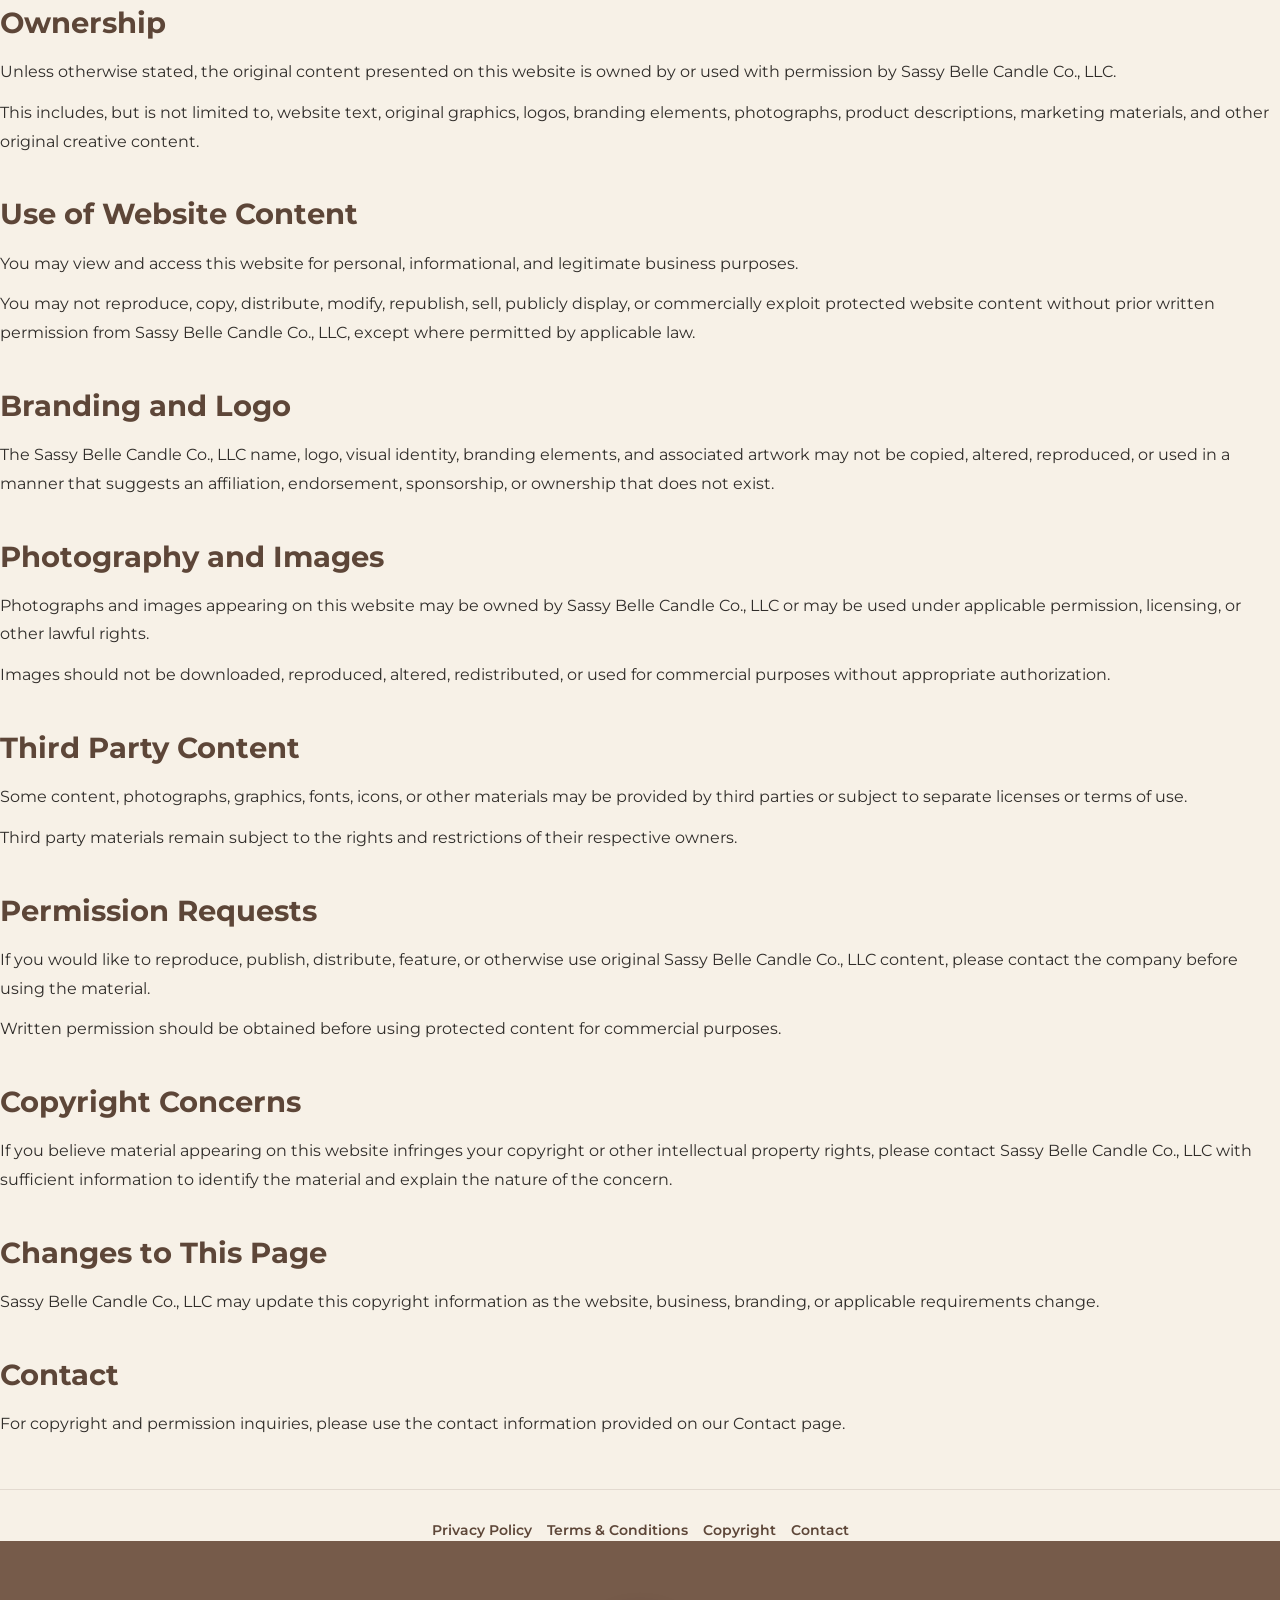
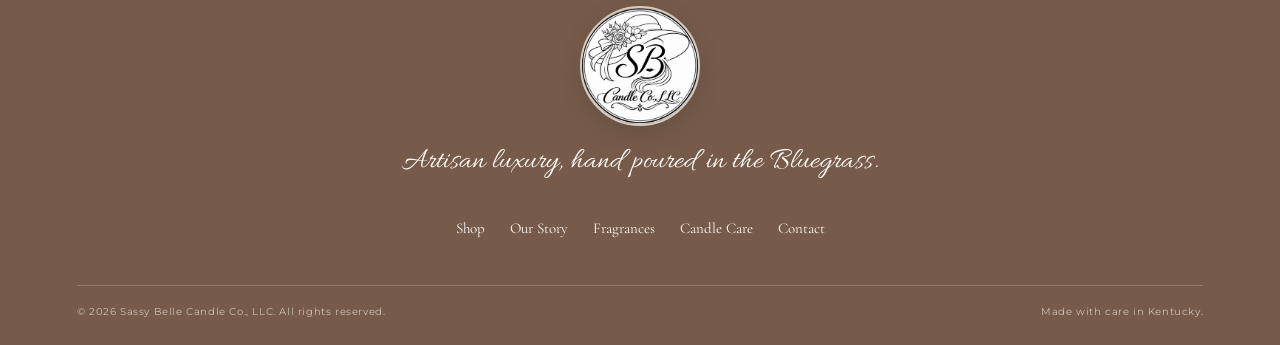
<file: copyright.html>
<!DOCTYPE html>
<html lang="en">
<head>
    <meta charset="UTF-8">
    <meta name="viewport" content="width=device-width, initial-scale=1.0">

    <title>Copyright | Sassy Belle Candle Co., LLC</title>

    <meta
        name="description"
        content="Copyright information for Sassy Belle Candle Co., LLC."
    >

    <meta name="theme-color" content="#a8b5a0">

    <link rel="preconnect" href="https://fonts.googleapis.com">
    <link rel="preconnect" href="https://fonts.gstatic.com" crossorigin>

    <link
        href="https://fonts.googleapis.com/css2?family=Allura&family=Cormorant+Garamond:wght@400;500;600;700&family=Montserrat:wght@400;500;600;700&display=swap"
        rel="stylesheet"
    >

    <link rel="stylesheet" href="styles.css">

    <style>
        .legal-page {
            padding: 80px 20px;
            background: var(--ivory);
        }

        .legal-container {
            max-width: 900px;
            margin: 0 auto;
            background: var(--white);
            padding: 60px;
            border: 1px solid rgba(118, 91, 74, 0.15);
            box-shadow: 0 15px 40px rgba(93, 70, 56, 0.08);
        }

        .legal-header {
            text-align: center;
            margin-bottom: 50px;
        }

        .legal-header .section-kicker {
            margin-bottom: 10px;
        }

        .legal-header h1 {
            font-family: var(--font-serif);
            font-size: clamp(2.5rem, 5vw, 4rem);
            color: var(--brown-dark);
            margin-bottom: 15px;
        }

        .legal-header p {
            color: var(--brown);
            font-size: 0.95rem;
        }

        .legal-section {
            margin-bottom: 35px;
        }

        .legal-section:last-child {
            margin-bottom: 0;
        }

        .legal-section h2 {
            font-family: var(--font-serif);
            font-size: 1.8rem;
            color: var(--brown-dark);
            margin-bottom: 12px;
        }

        .legal-section p {
            font-family: var(--font-sans);
            color: var(--charcoal);
            line-height: 1.8;
            margin-bottom: 12px;
        }

        .legal-section ul {
            margin: 15px 0 15px 25px;
            color: var(--charcoal);
            line-height: 1.8;
        }

        .copyright-notice {
            margin: 35px 0;
            padding: 25px;
            background: var(--cream);
            border-left: 4px solid var(--sage);
        }

        .copyright-notice p {
            margin: 0;
            font-family: var(--font-serif);
            font-size: 1.15rem;
            color: var(--brown-dark);
        }

        .legal-links {
            display: flex;
            flex-wrap: wrap;
            justify-content: center;
            gap: 15px;
            margin-top: 50px;
            padding-top: 30px;
            border-top: 1px solid rgba(118, 91, 74, 0.15);
        }

        .legal-links a {
            color: var(--brown-dark);
            text-decoration: none;
            font-family: var(--font-sans);
            font-size: 0.85rem;
            font-weight: 600;
        }

        .legal-links a:hover {
            color: var(--sage-dark);
        }

        @media (max-width: 700px) {
            .legal-page {
                padding: 50px 15px;
            }

            .legal-container {
                padding: 35px 25px;
            }

            .legal-section h2 {
                font-size: 1.55rem;
            }
        }
    </style>
</head>

<body>
<section class="legal-section">
                <h2>Ownership</h2>

                <p>
                    Unless otherwise stated, the original content presented
                    on this website is owned by or used with permission by
                    Sassy Belle Candle Co., LLC.
                </p>

                <p>
                    This includes, but is not limited to, website text,
                    original graphics, logos, branding elements, photographs,
                    product descriptions, marketing materials, and other
                    original creative content.
                </p>
            </section>

            <section class="legal-section">
                <h2>Use of Website Content</h2>

                <p>
                    You may view and access this website for personal,
                    informational, and legitimate business purposes.
                </p>

                <p>
                    You may not reproduce, copy, distribute, modify,
                    republish, sell, publicly display, or commercially
                    exploit protected website content without prior written
                    permission from Sassy Belle Candle Co., LLC, except where
                    permitted by applicable law.
                </p>
            </section>

            <section class="legal-section">
                <h2>Branding and Logo</h2>

                <p>
                    The Sassy Belle Candle Co., LLC name, logo, visual
                    identity, branding elements, and associated artwork may
                    not be copied, altered, reproduced, or used in a manner
                    that suggests an affiliation, endorsement, sponsorship,
                    or ownership that does not exist.
                </p>
            </section>

            <section class="legal-section">
                <h2>Photography and Images</h2>

                <p>
                    Photographs and images appearing on this website may be
                    owned by Sassy Belle Candle Co., LLC or may be used under
                    applicable permission, licensing, or other lawful rights.
                </p>

                <p>
                    Images should not be downloaded, reproduced, altered,
                    redistributed, or used for commercial purposes without
                    appropriate authorization.
                </p>
            </section>

            <section class="legal-section">
                <h2>Third Party Content</h2>

                <p>
                    Some content, photographs, graphics, fonts, icons, or
                    other materials may be provided by third parties or
                    subject to separate licenses or terms of use.
                </p>

                <p>
                    Third party materials remain subject to the rights and
                    restrictions of their respective owners.
                </p>
            </section>

            <section class="legal-section">
                <h2>Permission Requests</h2>

                <p>
                    If you would like to reproduce, publish, distribute,
                    feature, or otherwise use original Sassy Belle Candle Co.,
                    LLC content, please contact the company before using the
                    material.
                </p>

                <p>
                    Written permission should be obtained before using
                    protected content for commercial purposes.
                </p>
            </section>

            <section class="legal-section">
                <h2>Copyright Concerns</h2>

                <p>
                    If you believe material appearing on this website
                    infringes your copyright or other intellectual property
                    rights, please contact Sassy Belle Candle Co., LLC with
                    sufficient information to identify the material and
                    explain the nature of the concern.
                </p>
            </section>

            <section class="legal-section">
                <h2>Changes to This Page</h2>

                <p>
                    Sassy Belle Candle Co., LLC may update this copyright
                    information as the website, business, branding, or
                    applicable requirements change.
                </p>
            </section>

            <section class="legal-section">
                <h2>Contact</h2>

                <p>
                    For copyright and permission inquiries, please use the
                    contact information provided on our
                    <a href="contact.html">Contact page</a>.
                </p>
            </section>

            <div class="legal-links">
                <a href="privacy.html">Privacy Policy</a>
                <a href="terms.html">Terms & Conditions</a>
                <a href="copyright.html">Copyright</a>
                <a href="contact.html">Contact</a>
            </div>

        </div>

    </main>

    <!-- Footer -->
    <footer class="site-footer">

    <div class="footer-logo">
      <img
        src="assets/6EBD7E61-D381-4170-96AF-A1E60A6B6A3A.jpeg"
        alt="Sassy Belle Candle Co., LLC"
      >
    </div>

    <p class="footer-script">
      Artisan luxury, hand poured in the Bluegrass.
    </p>

    <div class="footer-navigation">
      <a href="shop.html">Shop</a>
      <a href="about.html">Our Story</a>
      <a href="fragrances.html">Fragrances</a>
      <a href="candle-care.html">Candle Care</a>
      <a href="contact.html">Contact</a>
    </div>

    <div class="footer-bottom">
      <span>© 2026 Sassy Belle Candle Co., LLC. All rights reserved.</span>
      <span>Made with care in Kentucky.</span>
    </div>

  </footer>

    <script>
        const menuButton = document.querySelector(".mobile-menu");
        const navLeft = document.querySelector(".nav-left");
        const navRight = document.querySelector(".nav-right");

        menuButton.addEventListener("click", function () {
            const isOpen =
                menuButton.getAttribute("aria-expanded") === "true";

            menuButton.setAttribute(
                "aria-expanded",
                String(!isOpen)
            );

            navLeft.classList.toggle("mobile-open");
            navRight.classList.toggle("mobile-open");
        });
    </script>

</body>
</html>
</file>
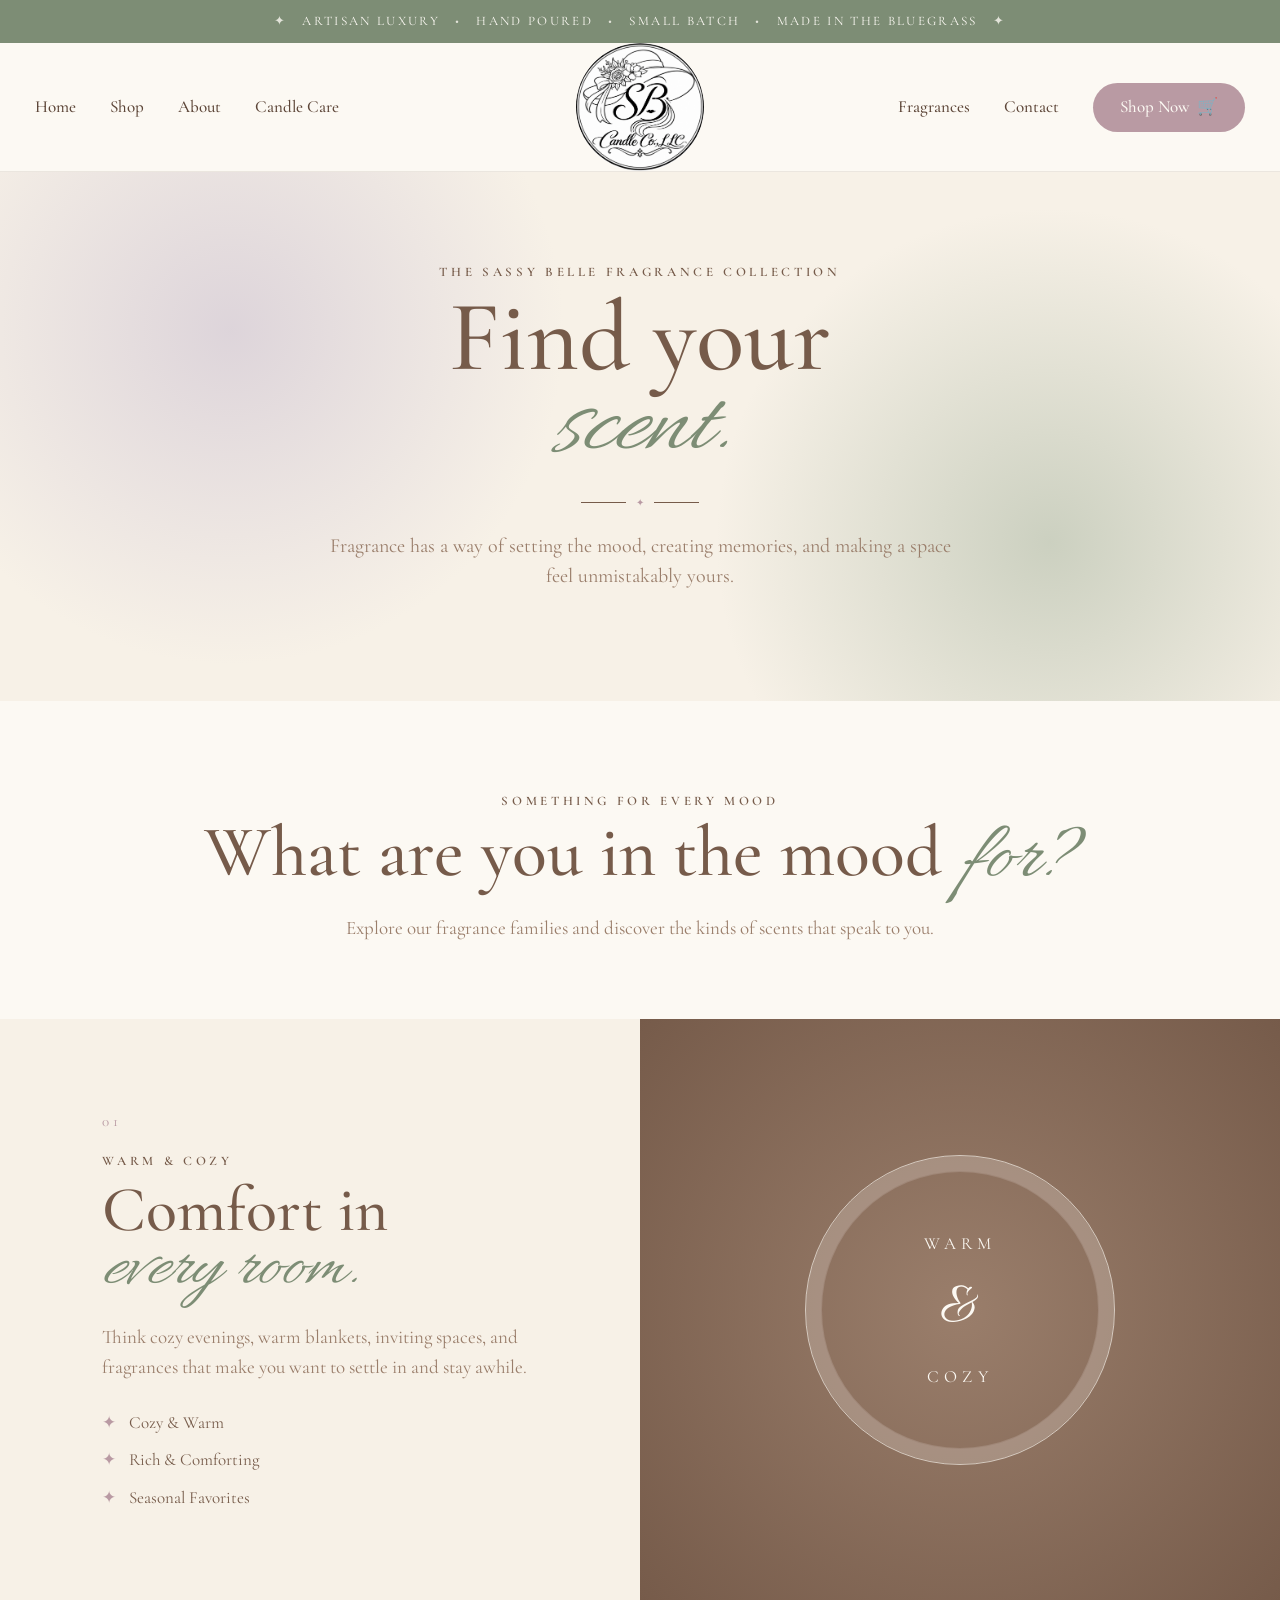
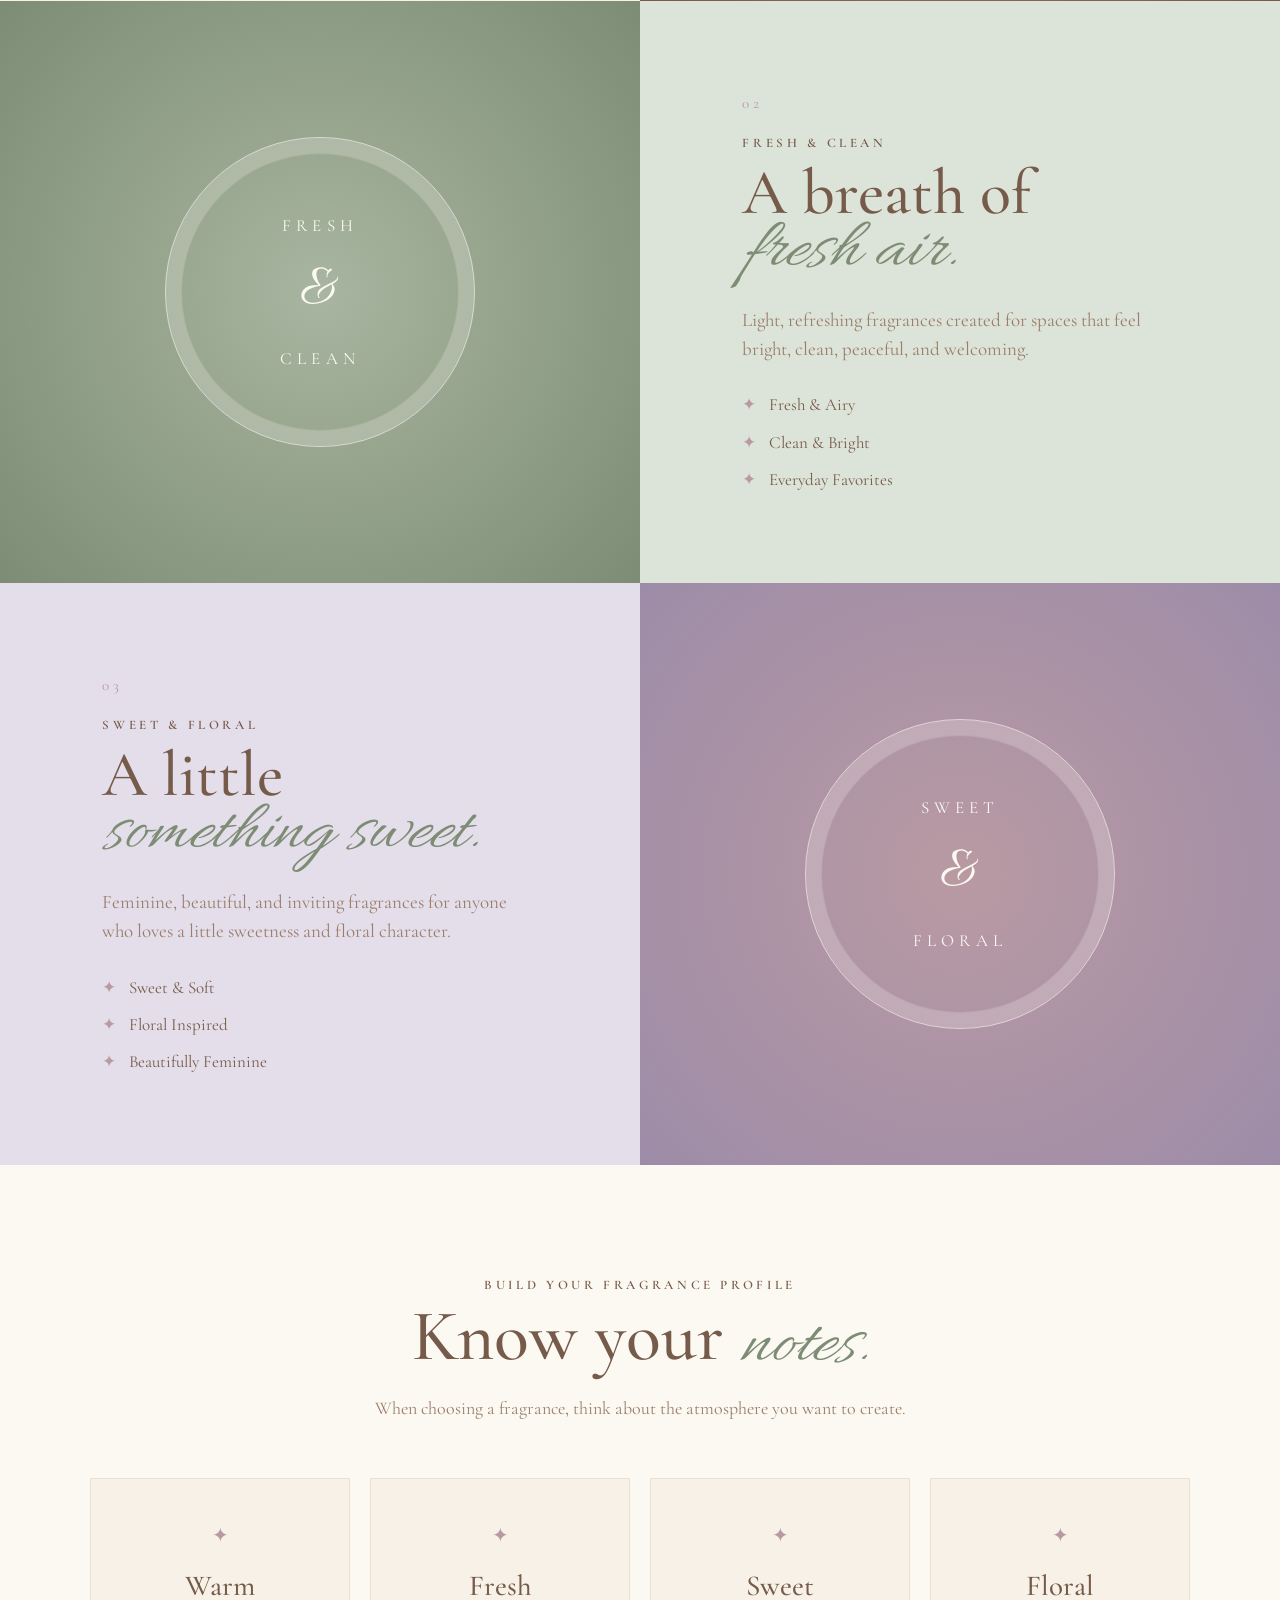
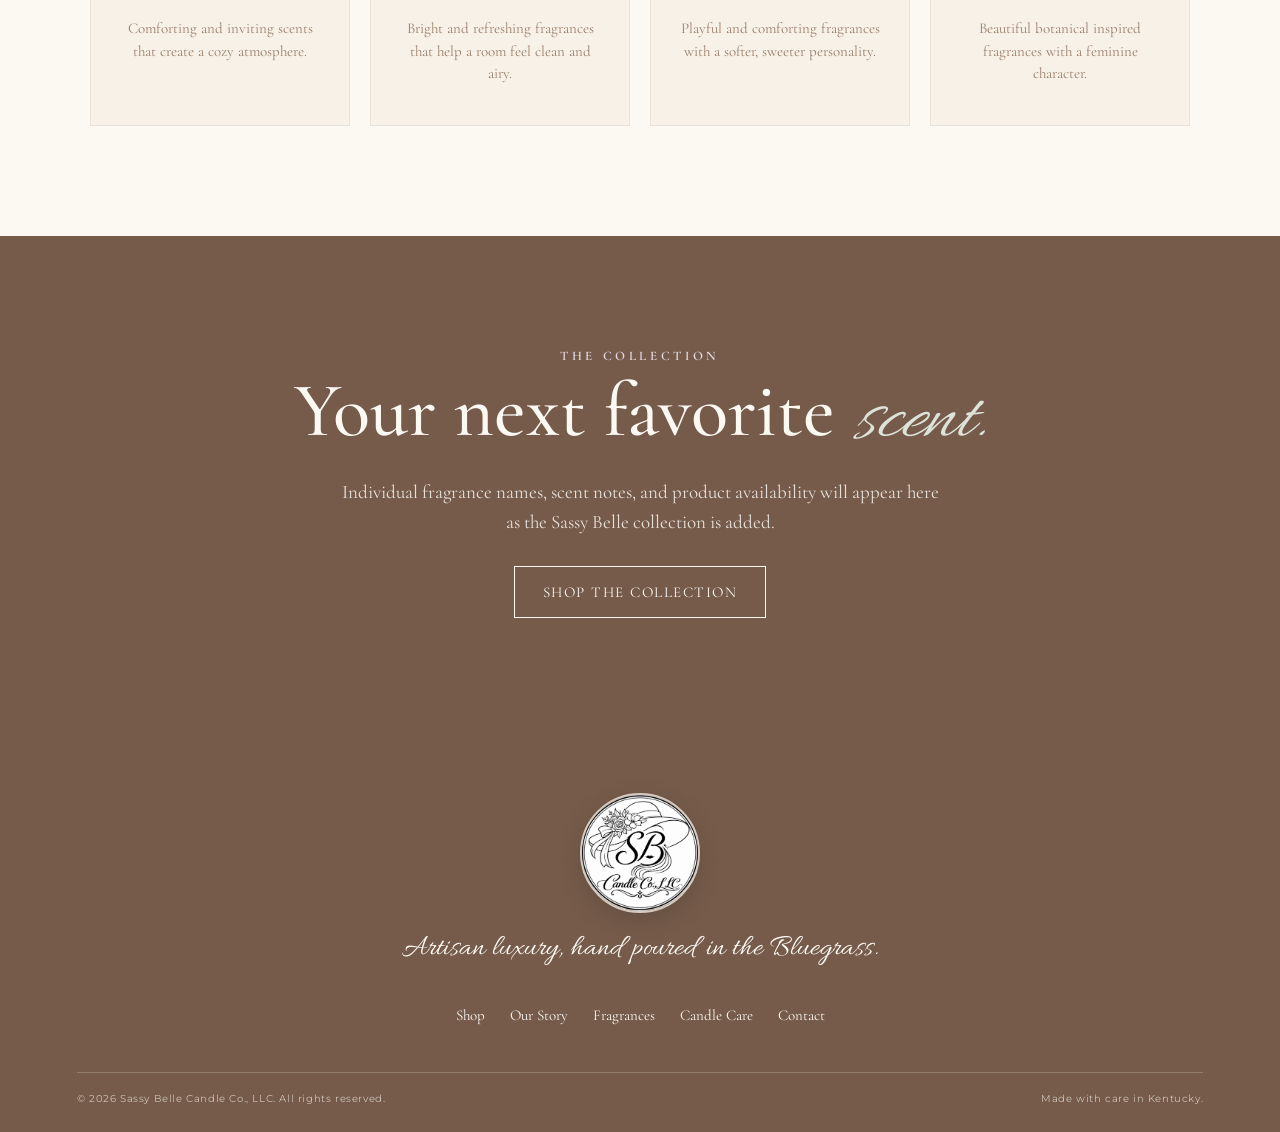
<file: fragrances.html>
<!DOCTYPE html>
<html lang="en">

<head>

  <meta charset="UTF-8">

  <meta
    name="viewport"
    content="width=device-width, initial-scale=1.0"
  >

  <meta
    name="description"
    content="Explore the fragrance collection from Sassy Belle Candle Co., LLC. Discover warm, cozy, fresh, clean, sweet, and floral fragrance families."
  >

  <meta
    name="theme-color"
    content="#a8b5a0"
  >

  <title>
    Fragrances | Sassy Belle Candle Co., LLC
  </title>

  <link
    rel="preconnect"
    href="https://fonts.googleapis.com"
  >

  <link
    rel="preconnect"
    href="https://fonts.googleapis.com"
    crossorigin
  >

  <link
    href="https://fonts.googleapis.com/css2?family=Allura&family=Cormorant+Garamond:wght@400;500;600;700&family=Montserrat:wght@400;500;600&display=swap"
    rel="stylesheet"
  >

  <link
    rel="stylesheet"
    href="styles.css"
  >

  <link
    rel="stylesheet"
    href="fragrances.css"
  >

</head>


<body>


  <!-- ANNOUNCEMENT -->

  <div class="announcement-bar">

    <span>✦</span>

    ARTISAN LUXURY

    <span>•</span>

    HAND POURED

    <span>•</span>

    SMALL BATCH

    <span>•</span>

    MADE IN THE BLUEGRASS

    <span>✦</span>

  </div>



  <!-- NAVIGATION -->

  <header class="site-header">

    <nav class="navbar">


      <button
        class="mobile-menu"
        aria-label="Open menu"
        aria-expanded="false"
      >

        <span></span>
        <span></span>
        <span></span>

      </button>


      <div class="nav-left">

        <a href="index.html">
          Home
        </a>

        <a href="shop.html">
          Shop
        </a>

        <a href="about.html">
          About
        </a>

        <a href="candle-care.html">
          Candle Care
        </a>

      </div>


      <a
        href="index.html"
        class="main-logo"
        aria-label="Sassy Belle Candle Co., LLC Home"
      >

        <img
          src="assets/6EBD7E61-D381-4170-96AF-A1E60A6B6A3A.jpeg"
          alt="Sassy Belle Candle Co., LLC"
        >

      </a>


      <div class="nav-right">

        <a
          href="fragrances.html"
          class="active"
        >
          Fragrances
        </a>

        <a href="contact.html">
          Contact
        </a>

        <a
          href="shop.html"
          class="shop-button"
        >
          Shop Now
          <span>🛒</span>
        </a>

      </div>

    </nav>

  </header>



  <main>


    <!-- FRAGRANCE HERO -->

    <section class="fragrance-hero">

      <div class="fragrance-hero-content">

        <p class="section-kicker">
          THE SASSY BELLE FRAGRANCE COLLECTION
        </p>

        <h1>
          Find your
          <em>scent.</em>
        </h1>

        <div class="little-divider">

          <i></i>

          <span>✦</span>

          <i></i>

        </div>

        <p>
          Fragrance has a way of setting the mood,
          creating memories, and making a space feel
          unmistakably yours.
        </p>

      </div>

    </section>



    <!-- INTRO -->

    <section class="fragrance-intro">

      <p class="section-kicker">
        SOMETHING FOR EVERY MOOD
      </p>

      <h2>
        What are you in the mood
        <em>for?</em>
      </h2>

      <p>
        Explore our fragrance families and discover
        the kinds of scents that speak to you.
      </p>

    </section>



    <!-- WARM & COZY -->

    <section class="fragrance-family warm">

      <div class="family-content">

        <div class="family-number">
          01
        </div>

        <p class="section-kicker">
          WARM & COZY
        </p>

        <h2>
          Comfort in
          <em>every room.</em>
        </h2>

        <p>
          Think cozy evenings, warm blankets,
          inviting spaces, and fragrances that
          make you want to settle in and stay awhile.
        </p>

        <div class="scent-list">

          <div>
            <span>✦</span>
            Cozy & Warm
          </div>

          <div>
            <span>✦</span>
            Rich & Comforting
          </div>

          <div>
            <span>✦</span>
            Seasonal Favorites
          </div>

        </div>

      </div>


      <div class="family-art warm-art">

        <div class="art-circle">

          <span>
            WARM
          </span>

          <strong>
            &amp;
          </strong>

          <span>
            COZY
          </span>

        </div>

      </div>

    </section>



    <!-- FRESH & CLEAN -->

    <section class="fragrance-family fresh">

      <div class="family-art fresh-art">

        <div class="art-circle">

          <span>
            FRESH
          </span>

          <strong>
            &amp;
          </strong>

          <span>
            CLEAN
          </span>

        </div>

      </div>


      <div class="family-content">

        <div class="family-number">
          02
        </div>

        <p class="section-kicker">
          FRESH & CLEAN
        </p>

        <h2>
          A breath of
          <em>fresh air.</em>
        </h2>

        <p>
          Light, refreshing fragrances created for
          spaces that feel bright, clean, peaceful,
          and welcoming.
        </p>

        <div class="scent-list">

          <div>
            <span>✦</span>
            Fresh & Airy
          </div>

          <div>
            <span>✦</span>
            Clean & Bright
          </div>

          <div>
            <span>✦</span>
            Everyday Favorites
          </div>

        </div>

      </div>

    </section>



    <!-- SWEET & FLORAL -->

    <section class="fragrance-family sweet">

      <div class="family-content">

        <div class="family-number">
          03
        </div>

        <p class="section-kicker">
          SWEET & FLORAL
        </p>

        <h2>
          A little
          <em>something sweet.</em>
        </h2>

        <p>
          Feminine, beautiful, and inviting fragrances
          for anyone who loves a little sweetness
          and floral character.
        </p>

        <div class="scent-list">

          <div>
            <span>✦</span>
            Sweet & Soft
          </div>

          <div>
            <span>✦</span>
            Floral Inspired
          </div>

          <div>
            <span>✦</span>
            Beautifully Feminine
          </div>

        </div>

      </div>


      <div class="family-art sweet-art">

        <div class="art-circle">

          <span>
            SWEET
          </span>

          <strong>
            &amp;
          </strong>

          <span>
            FLORAL
          </span>

        </div>

      </div>

    </section>



    <!-- SCENT NOTES -->

    <section class="scent-notes">

      <div class="scent-notes-heading">

        <p class="section-kicker">
          BUILD YOUR FRAGRANCE PROFILE
        </p>

        <h2>
          Know your
          <em>notes.</em>
        </h2>

        <p>
          When choosing a fragrance, think about
          the atmosphere you want to create.
        </p>

      </div>


      <div class="notes-grid">


        <article>

          <div class="note-icon">
            ✦
          </div>

          <h3>
            Warm
          </h3>

          <p>
            Comforting and inviting scents that
            create a cozy atmosphere.
          </p>

        </article>


        <article>

          <div class="note-icon">
            ✦
          </div>

          <h3>
            Fresh
          </h3>

          <p>
            Bright and refreshing fragrances that
            help a room feel clean and airy.
          </p>

        </article>


        <article>

          <div class="note-icon">
            ✦
          </div>

          <h3>
            Sweet
          </h3>

          <p>
            Playful and comforting fragrances with
            a softer, sweeter personality.
          </p>

        </article>


        <article>

          <div class="note-icon">
            ✦
          </div>

          <h3>
            Floral
          </h3>

          <p>
            Beautiful botanical inspired fragrances
            with a feminine character.
          </p>

        </article>


      </div>

    </section>



    <!-- COMING SOON -->

    <section class="fragrance-library">

      <div>

        <p class="section-kicker">
          THE COLLECTION
        </p>

        <h2>
          Your next favorite
          <em>scent.</em>
        </h2>

        <p>
          Individual fragrance names, scent notes,
          and product availability will appear here
          as the Sassy Belle collection is added.
        </p>

        <a
          href="shop.html"
          class="outline-button"
        >
          Shop the Collection
        </a>

      </div>

    </section>


  </main>



  <!-- FOOTER -->

  <footer class="site-footer">

    <div class="footer-logo">
      <img
        src="assets/6EBD7E61-D381-4170-96AF-A1E60A6B6A3A.jpeg"
        alt="Sassy Belle Candle Co., LLC"
      >
    </div>

    <p class="footer-script">
      Artisan luxury, hand poured in the Bluegrass.
    </p>

    <div class="footer-navigation">
      <a href="shop.html">Shop</a>
      <a href="about.html">Our Story</a>
      <a href="fragrances.html">Fragrances</a>
      <a href="candle-care.html">Candle Care</a>
      <a href="contact.html">Contact</a>
    </div>

    <div class="footer-bottom">
      <span>© 2026 Sassy Belle Candle Co., LLC. All rights reserved.</span>
      <span>Made with care in Kentucky.</span>
    </div>

  </footer>



  <script>

    const menuButton =
      document.querySelector(".mobile-menu");

    const navLeft =
      document.querySelector(".nav-left");

    const navRight =
      document.querySelector(".nav-right");


    menuButton.addEventListener(
      "click",
      function () {

        const isOpen =
          menuButton.getAttribute(
            "aria-expanded"
          ) === "true";


        menuButton.setAttribute(
          "aria-expanded",
          String(!isOpen)
        );


        navLeft.classList.toggle(
          "mobile-open"
        );


        navRight.classList.toggle(
          "mobile-open"
        );

      }
    );

  </script>


</body>

</html>
</file>
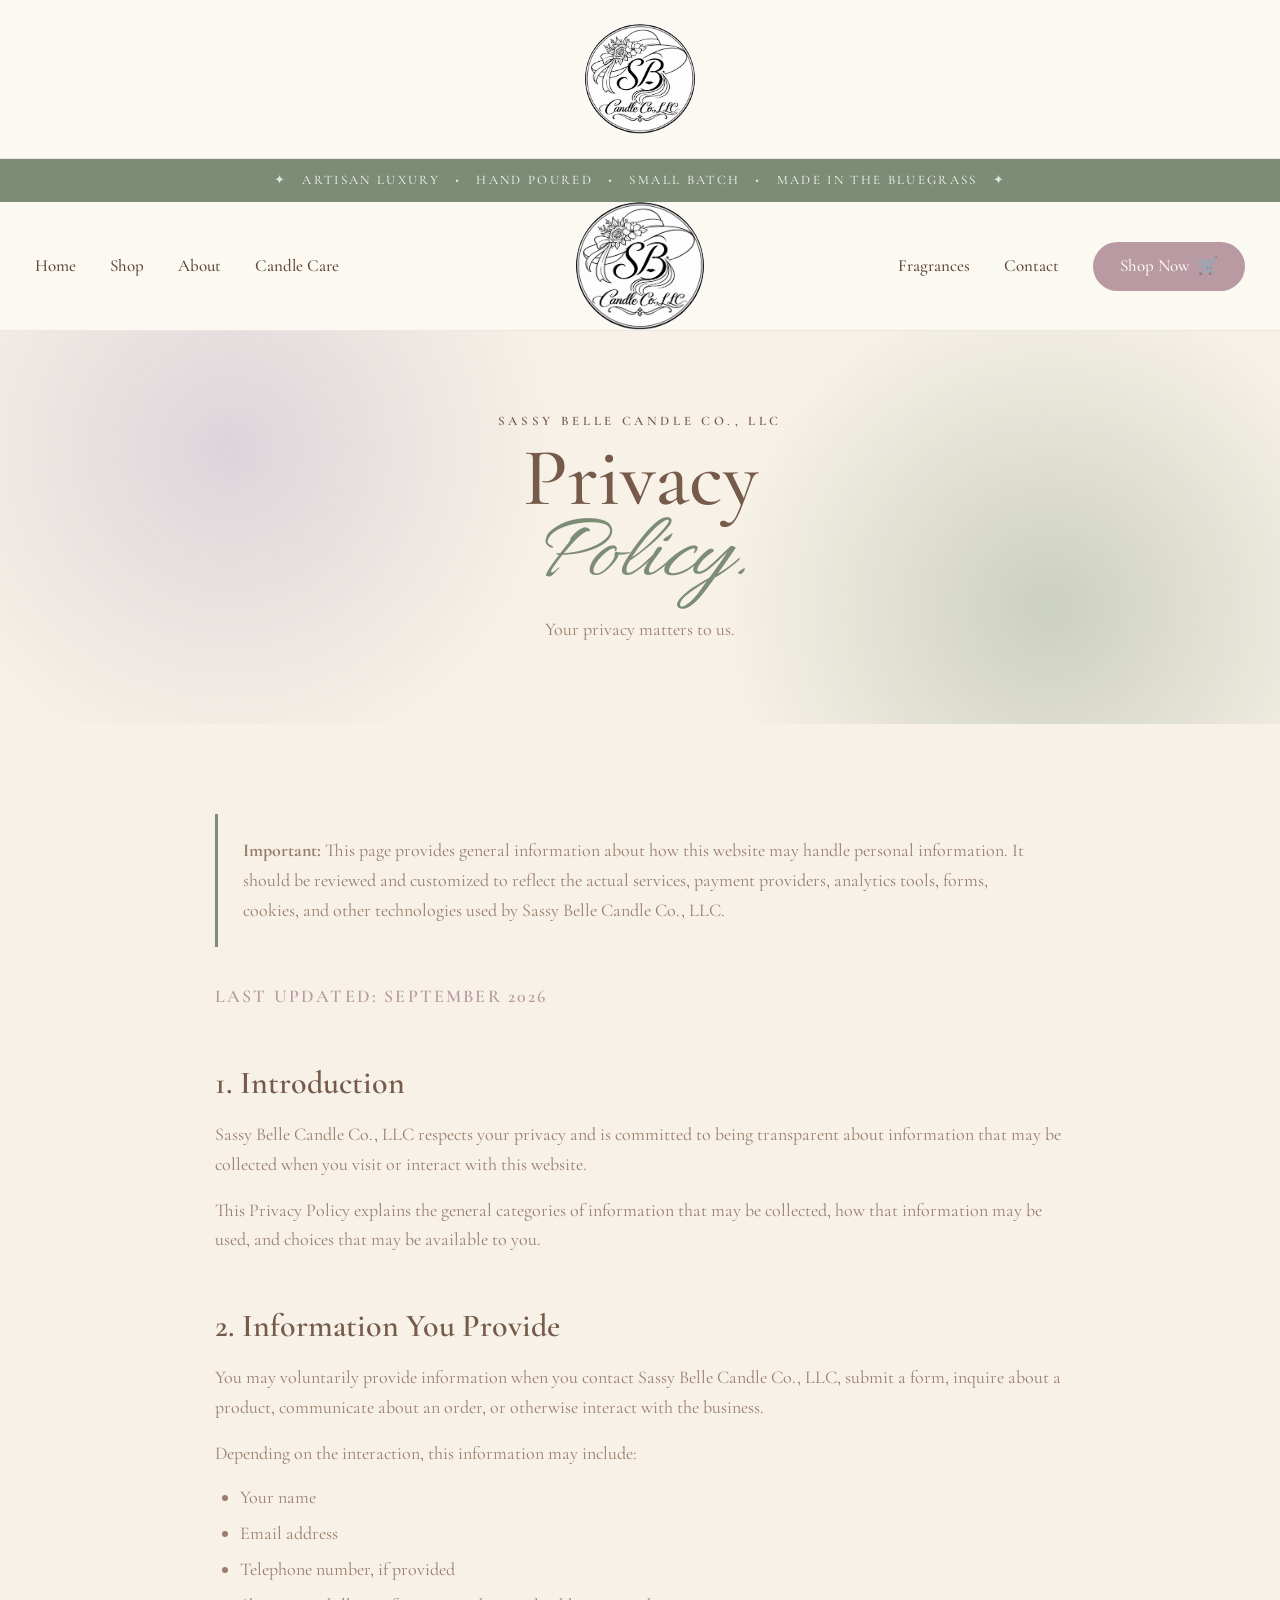
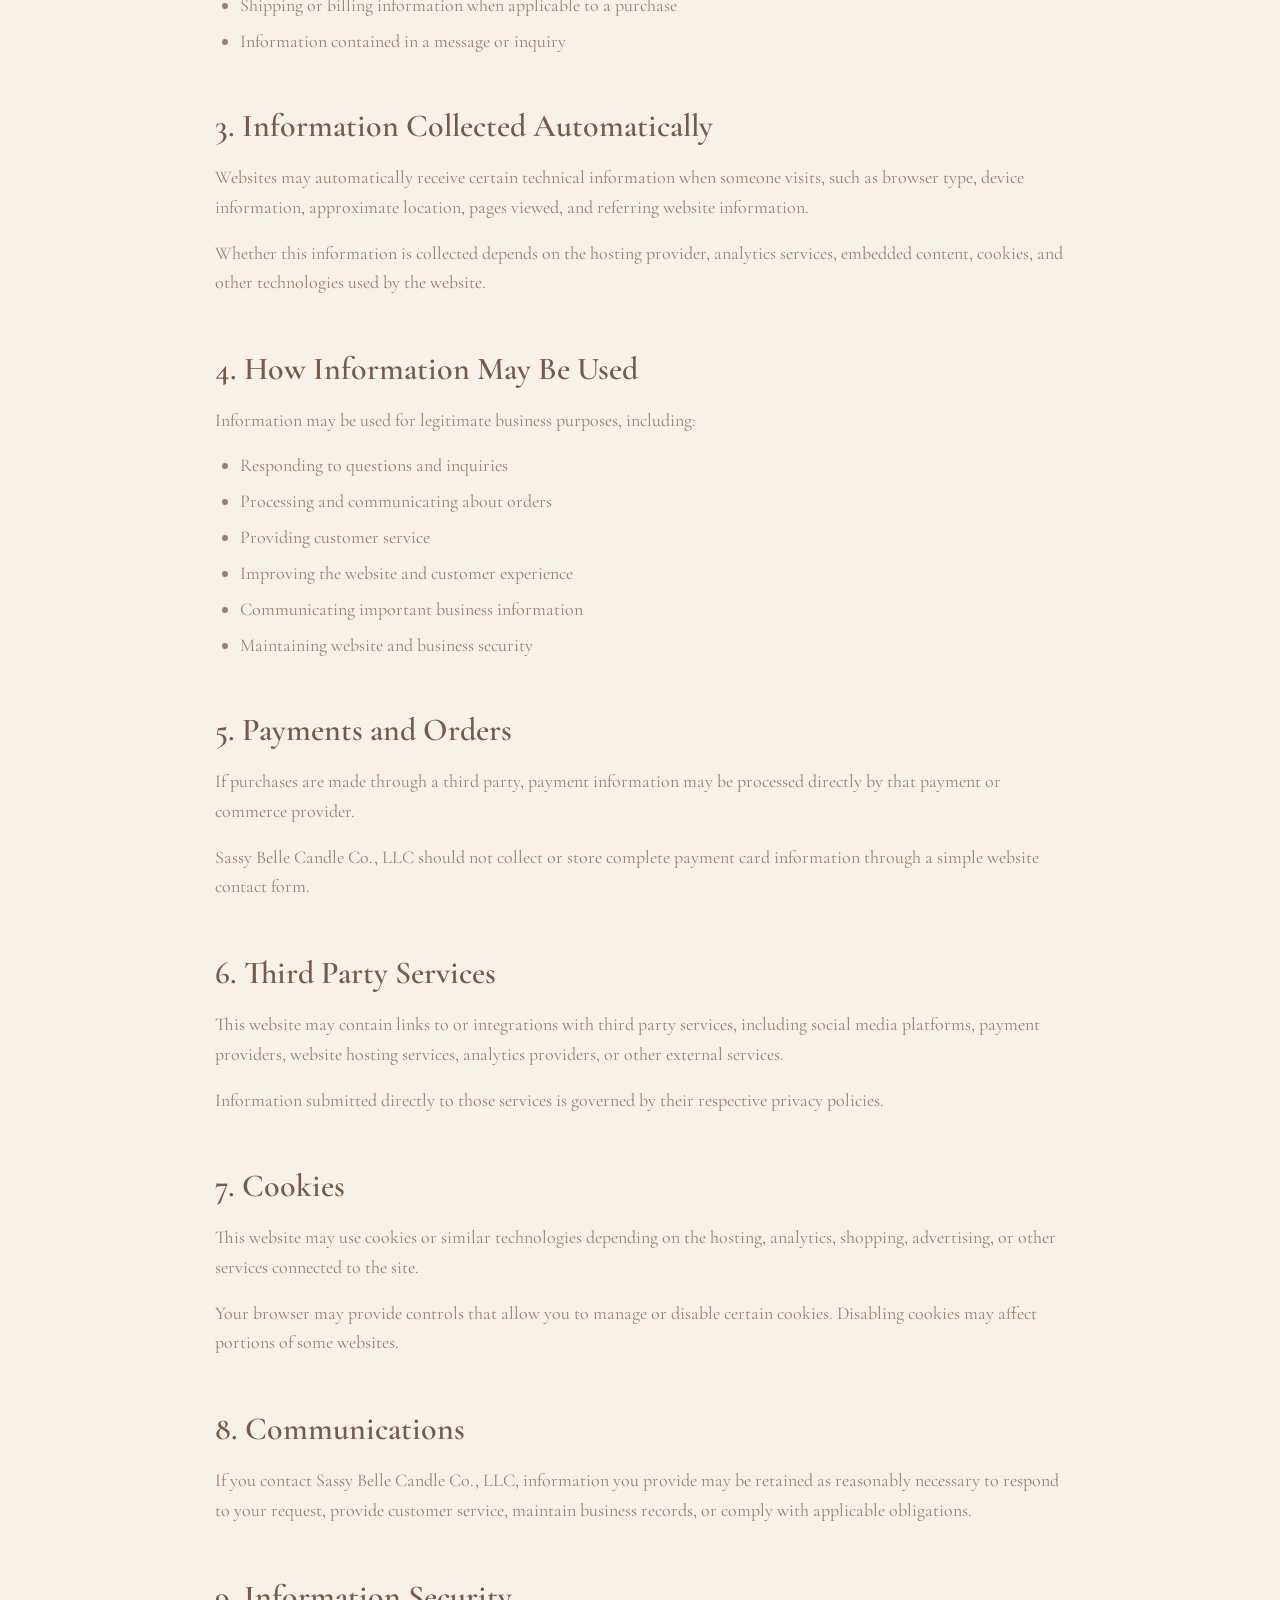
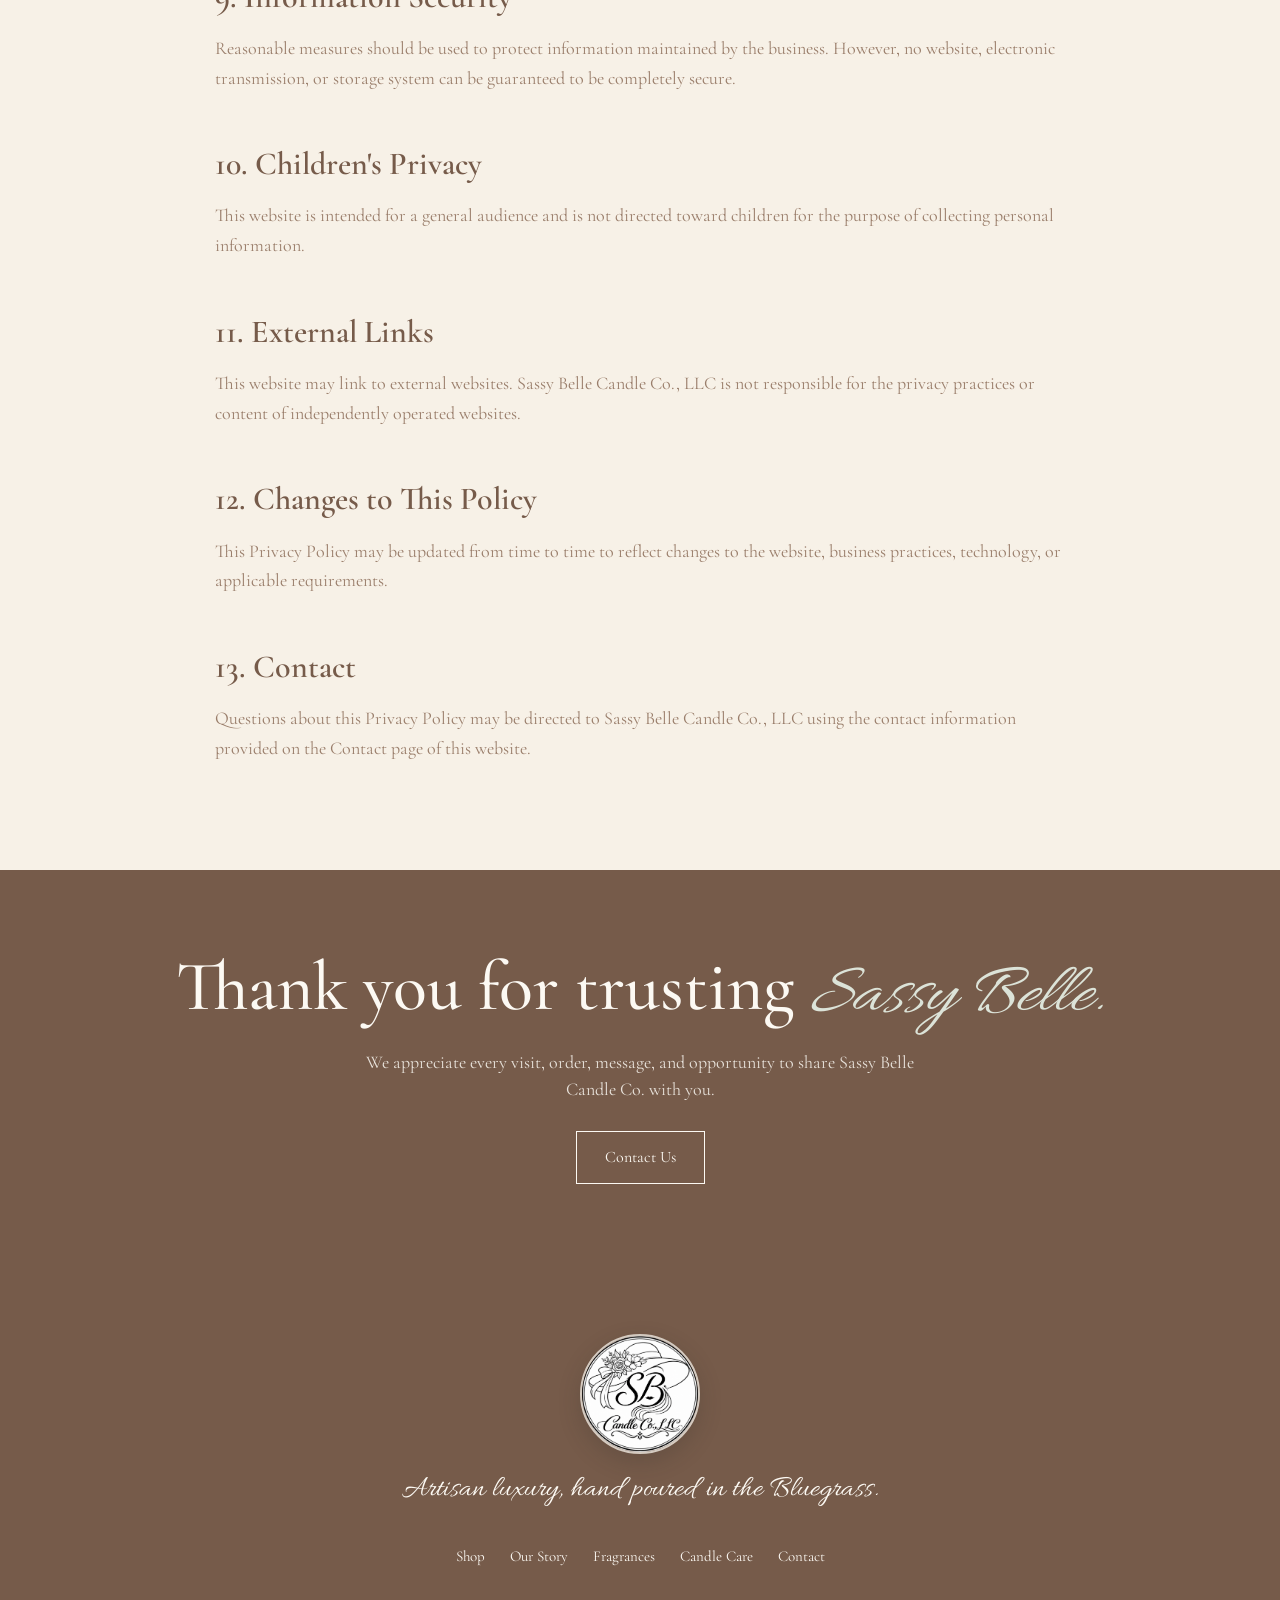
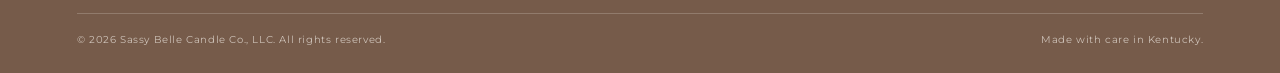
<file: privacy.html>
<!DOCTYPE html>
<html lang="en">

<head>

  <meta charset="UTF-8">

  <meta
    name="viewport"
    content="width=device-width, initial-scale=1.0"
  >

  <meta
    name="description"
    content="Privacy Policy for Sassy Belle Candle Co., LLC."
  >

  <meta
    name="theme-color"
    content="#a8b5a0"
  >

  <title>
    Privacy Policy | Sassy Belle Candle Co., LLC
  </title>

  <link
    rel="preconnect"
    href="https://fonts.googleapis.com"
  >

  <link
    rel="preconnect"
    href="https://fonts.gstatic.com"
    crossorigin
  >

  <link
    href="https://fonts.googleapis.com/css2?family=Allura&family=Cormorant+Garamond:wght@400;500;600;700&family=Montserrat:wght@400;500;600&display=swap"
    rel="stylesheet"
  >

  <link
    rel="stylesheet"
    href="styles.css"
  >

  <style>

    .legal-hero {

      min-height: 390px;

      padding: 80px 25px;

      display: flex;

      align-items: center;
      justify-content: center;

      text-align: center;

      background:

        radial-gradient(
          circle at 18% 30%,
          rgba(200,189,208,.55),
          transparent 30%
        ),

        radial-gradient(
          circle at 82% 70%,
          rgba(168,181,160,.55),
          transparent 30%
        ),

        var(--cream);

    }


    .legal-hero-content {

      max-width: 800px;

    }


    .legal-hero h1 {

      margin: 10px 0 15px;

      color: var(--brown);

      font-family: var(--serif);

      font-size:
        clamp(52px, 7vw, 82px);

      font-weight: 500;

      line-height: .9;

    }


    .legal-hero h1 em {

      display: block;

      color: var(--sage-dark);

      font-family: var(--script);

      font-size: 1.15em;

      font-weight: 400;

    }


    .legal-hero p:not(.section-kicker) {

      color: var(--brown-light);

      font-family: var(--serif);

      font-size: 18px;

    }


    .legal-content {

      max-width: 900px;

      margin: auto;

      padding: 90px 25px;

      color: var(--brown-light);

    }


    .legal-content h2 {

      margin:
        45px 0 12px;

      color: var(--brown);

      font-family: var(--serif);

      font-size: 32px;

      font-weight: 600;

    }


    .legal-content h2:first-child {

      margin-top: 0;

    }


    .legal-content h3 {

      margin:
        28px 0 8px;

      color: var(--brown);

      font-family: var(--serif);

      font-size: 24px;

      font-weight: 500;

    }


    .legal-content p {

      margin-bottom: 16px;

      font-family: var(--serif);

      font-size: 18px;

      line-height: 1.65;

    }


    .legal-content ul {

      margin:
        0 0 20px 25px;

      padding: 0;

    }


    .legal-content li {

      margin-bottom: 9px;

      font-family: var(--serif);

      font-size: 18px;

      line-height: 1.5;

    }


    .legal-notice {

      margin-bottom: 35px;

      padding: 22px 25px;

      border-left:
        3px solid var(--sage-dark);

      background: var(--cream);

    }


    .legal-notice p {

      margin: 0;

    }


    .legal-date {

      color: var(--mauve);

      font-family: var(--montserrat);

      font-size: 11px;

      font-weight: 600;

      letter-spacing: .12em;

      text-transform: uppercase;

    }


    .legal-closing {

      padding: 85px 25px;

      background: var(--brown);

      text-align: center;

    }


    .legal-closing h2 {

      margin-bottom: 20px;

      color: var(--ivory);

      font-family: var(--serif);

      font-size:
        clamp(45px, 6vw, 70px);

      font-weight: 500;

      line-height: .9;

    }


    .legal-closing h2 em {

      color: var(--sage-light);

      font-family: var(--script);

      font-weight: 400;

    }


    .legal-closing p {

      max-width: 600px;

      margin:
        0 auto 28px;

      color:
        rgba(252,249,243,.85);

      font-family: var(--serif);

      font-size: 18px;

      line-height: 1.5;

    }


    .legal-button {

      display: inline-block;

      padding:
        13px 28px;

      border:
        1px solid var(--ivory);

      color: var(--ivory);

      font-family: var(--serif);

      transition: .25s ease;

    }


    .legal-button:hover {

      background: var(--ivory);

      color: var(--brown);

    }


    @media (max-width: 600px) {

      .legal-hero {

        min-height: 330px;

        padding: 60px 20px;

      }


      .legal-content {

        padding: 65px 20px;

      }


      .legal-content h2 {

        font-size: 29px;

      }


      .legal-content p,
      .legal-content li {

        font-size: 17px;

      }

    }

  </style>

  <style>
    .page-brand{padding:24px;text-align:center;background:#fcf9f3;border-bottom:1px solid rgba(118,91,74,.12)}
    .page-brand img{width:110px;height:110px;object-fit:cover;border-radius:50%;margin:auto}
  </style>

</head>


<body>

  <div class="page-brand">
    <a href="index.html" aria-label="Sassy Belle Candle Co., LLC Home">
      <img src="assets/6EBD7E61-D381-4170-96AF-A1E60A6B6A3A.jpeg" alt="Sassy Belle Candle Co., LLC">
    </a>
  </div>


  <!-- =========================================
       ANNOUNCEMENT
  ========================================== -->

  <div class="announcement-bar">

    <span>✦</span>

    ARTISAN LUXURY

    <span>•</span>

    HAND POURED

    <span>•</span>

    SMALL BATCH

    <span>•</span>

    MADE IN THE BLUEGRASS

    <span>✦</span>

  </div>



  <!-- =========================================
       NAVIGATION
  ========================================== -->

  <header class="site-header">

    <nav class="navbar">


      <button
        class="mobile-menu"
        aria-label="Open menu"
        aria-expanded="false"
      >

        <span></span>
        <span></span>
        <span></span>

      </button>


      <div class="nav-left">

        <a href="index.html">
          Home
        </a>

        <a href="shop.html">
          Shop
        </a>

        <a href="about.html">
          About
        </a>

        <a href="candle-care.html">
          Candle Care
        </a>

      </div>


      <a
        href="index.html"
        class="main-logo"
        aria-label="Sassy Belle Candle Co., LLC Home"
      >

        <img
          src="assets/6EBD7E61-D381-4170-96AF-A1E60A6B6A3A.jpeg"
          alt="Sassy Belle Candle Co., LLC"
        >

      </a>


      <div class="nav-right">

        <a href="fragrances.html">
          Fragrances
        </a>

        <a href="contact.html">
          Contact
        </a>

        <a
          href="shop.html"
          class="shop-button"
        >
          Shop Now
          <span>🛒</span>
        </a>

      </div>

    </nav>

  </header>



  <main>


    <!-- =========================================
         HERO
    ========================================== -->

    <section class="legal-hero">

      <div class="legal-hero-content">

        <p class="section-kicker">
          SASSY BELLE CANDLE CO., LLC
        </p>

        <h1>
          Privacy
          <em>Policy.</em>
        </h1>

        <p>
          Your privacy matters to us.
        </p>

      </div>

    </section>



    <!-- =========================================
         POLICY
    ========================================== -->

    <section class="legal-content">

      <div class="legal-notice">

        <p>
          <strong>Important:</strong>
          This page provides general information
          about how this website may handle personal
          information. It should be reviewed and
          customized to reflect the actual services,
          payment providers, analytics tools,
          forms, cookies, and other technologies
          used by Sassy Belle Candle Co., LLC.
        </p>

      </div>


      <p class="legal-date">
        Last Updated: September 2026
      </p>



      <h2>
        1. Introduction
      </h2>

      <p>
        Sassy Belle Candle Co., LLC respects your
        privacy and is committed to being transparent
        about information that may be collected when
        you visit or interact with this website.
      </p>

      <p>
        This Privacy Policy explains the general
        categories of information that may be
        collected, how that information may be used,
        and choices that may be available to you.
      </p>



      <h2>
        2. Information You Provide
      </h2>

      <p>
        You may voluntarily provide information when
        you contact Sassy Belle Candle Co., LLC,
        submit a form, inquire about a product,
        communicate about an order, or otherwise
        interact with the business.
      </p>

      <p>
        Depending on the interaction, this information
        may include:
      </p>

      <ul>

        <li>
          Your name
        </li>

        <li>
          Email address
        </li>

        <li>
          Telephone number, if provided
        </li>

        <li>
          Shipping or billing information when
          applicable to a purchase
        </li>

        <li>
          Information contained in a message or inquiry
        </li>

      </ul>



      <h2>
        3. Information Collected Automatically
      </h2>

      <p>
        Websites may automatically receive certain
        technical information when someone visits,
        such as browser type, device information,
        approximate location, pages viewed, and
        referring website information.
      </p>

      <p>
        Whether this information is collected depends
        on the hosting provider, analytics services,
        embedded content, cookies, and other technologies
        used by the website.
      </p>



      <h2>
        4. How Information May Be Used
      </h2>

      <p>
        Information may be used for legitimate
        business purposes, including:
      </p>

      <ul>

        <li>
          Responding to questions and inquiries
        </li>

        <li>
          Processing and communicating about orders
        </li>

        <li>
          Providing customer service
        </li>

        <li>
          Improving the website and customer experience
        </li>

        <li>
          Communicating important business information
        </li>

        <li>
          Maintaining website and business security
        </li>

      </ul>



      <h2>
        5. Payments and Orders
      </h2>

      <p>
        If purchases are made through a third party,
        payment information may be processed directly
        by that payment or commerce provider.
      </p>

      <p>
        Sassy Belle Candle Co., LLC should not collect
        or store complete payment card information
        through a simple website contact form.
      </p>



      <h2>
        6. Third Party Services
      </h2>

      <p>
        This website may contain links to or integrations
        with third party services, including social
        media platforms, payment providers, website
        hosting services, analytics providers, or
        other external services.
      </p>

      <p>
        Information submitted directly to those services
        is governed by their respective privacy policies.
      </p>



      <h2>
        7. Cookies
      </h2>

      <p>
        This website may use cookies or similar
        technologies depending on the hosting,
        analytics, shopping, advertising, or other
        services connected to the site.
      </p>

      <p>
        Your browser may provide controls that allow
        you to manage or disable certain cookies.
        Disabling cookies may affect portions of
        some websites.
      </p>



      <h2>
        8. Communications
      </h2>

      <p>
        If you contact Sassy Belle Candle Co., LLC,
        information you provide may be retained as
        reasonably necessary to respond to your request,
        provide customer service, maintain business
        records, or comply with applicable obligations.
      </p>



      <h2>
        9. Information Security
      </h2>

      <p>
        Reasonable measures should be used to protect
        information maintained by the business.
        However, no website, electronic transmission,
        or storage system can be guaranteed to be
        completely secure.
      </p>



      <h2>
        10. Children's Privacy
      </h2>

      <p>
        This website is intended for a general audience
        and is not directed toward children for the
        purpose of collecting personal information.
      </p>



      <h2>
        11. External Links
      </h2>

      <p>
        This website may link to external websites.
        Sassy Belle Candle Co., LLC is not responsible
        for the privacy practices or content of
        independently operated websites.
      </p>



      <h2>
        12. Changes to This Policy
      </h2>

      <p>
        This Privacy Policy may be updated from time
        to time to reflect changes to the website,
        business practices, technology, or applicable
        requirements.
      </p>



      <h2>
        13. Contact
      </h2>

      <p>
        Questions about this Privacy Policy may be
        directed to Sassy Belle Candle Co., LLC using
        the contact information provided on the
        Contact page of this website.
      </p>

    </section>



    <!-- =========================================
         CLOSING
    ========================================== -->

    <section class="legal-closing">

      <div>

        <h2>
          Thank you for trusting
          <em>Sassy Belle.</em>
        </h2>

        <p>
          We appreciate every visit, order, message,
          and opportunity to share Sassy Belle Candle
          Co. with you.
        </p>

        <a
          href="contact.html"
          class="legal-button"
        >
          Contact Us
        </a>

      </div>

    </section>


  </main>



  <!-- =========================================
       FOOTER
  ========================================== -->

  <footer class="site-footer">

    <div class="footer-logo">
      <img
        src="assets/6EBD7E61-D381-4170-96AF-A1E60A6B6A3A.jpeg"
        alt="Sassy Belle Candle Co., LLC"
      >
    </div>

    <p class="footer-script">
      Artisan luxury, hand poured in the Bluegrass.
    </p>

    <div class="footer-navigation">
      <a href="shop.html">Shop</a>
      <a href="about.html">Our Story</a>
      <a href="fragrances.html">Fragrances</a>
      <a href="candle-care.html">Candle Care</a>
      <a href="contact.html">Contact</a>
    </div>

    <div class="footer-bottom">
      <span>© 2026 Sassy Belle Candle Co., LLC. All rights reserved.</span>
      <span>Made with care in Kentucky.</span>
    </div>

  </footer>



  <!-- =========================================
       MOBILE NAVIGATION
  ========================================== -->

  <script>

    const menuButton =
      document.querySelector(".mobile-menu");

    const navLeft =
      document.querySelector(".nav-left");

    const navRight =
      document.querySelector(".nav-right");


    menuButton.addEventListener(
      "click",
      function () {

        const isOpen =
          menuButton.getAttribute(
            "aria-expanded"
          ) === "true";


        menuButton.setAttribute(
          "aria-expanded",
          String(!isOpen)
        );


        navLeft.classList.toggle(
          "mobile-open"
        );


        navRight.classList.toggle(
          "mobile-open"
        );

      }
    );

  </script>


</body>

</html>
</file>
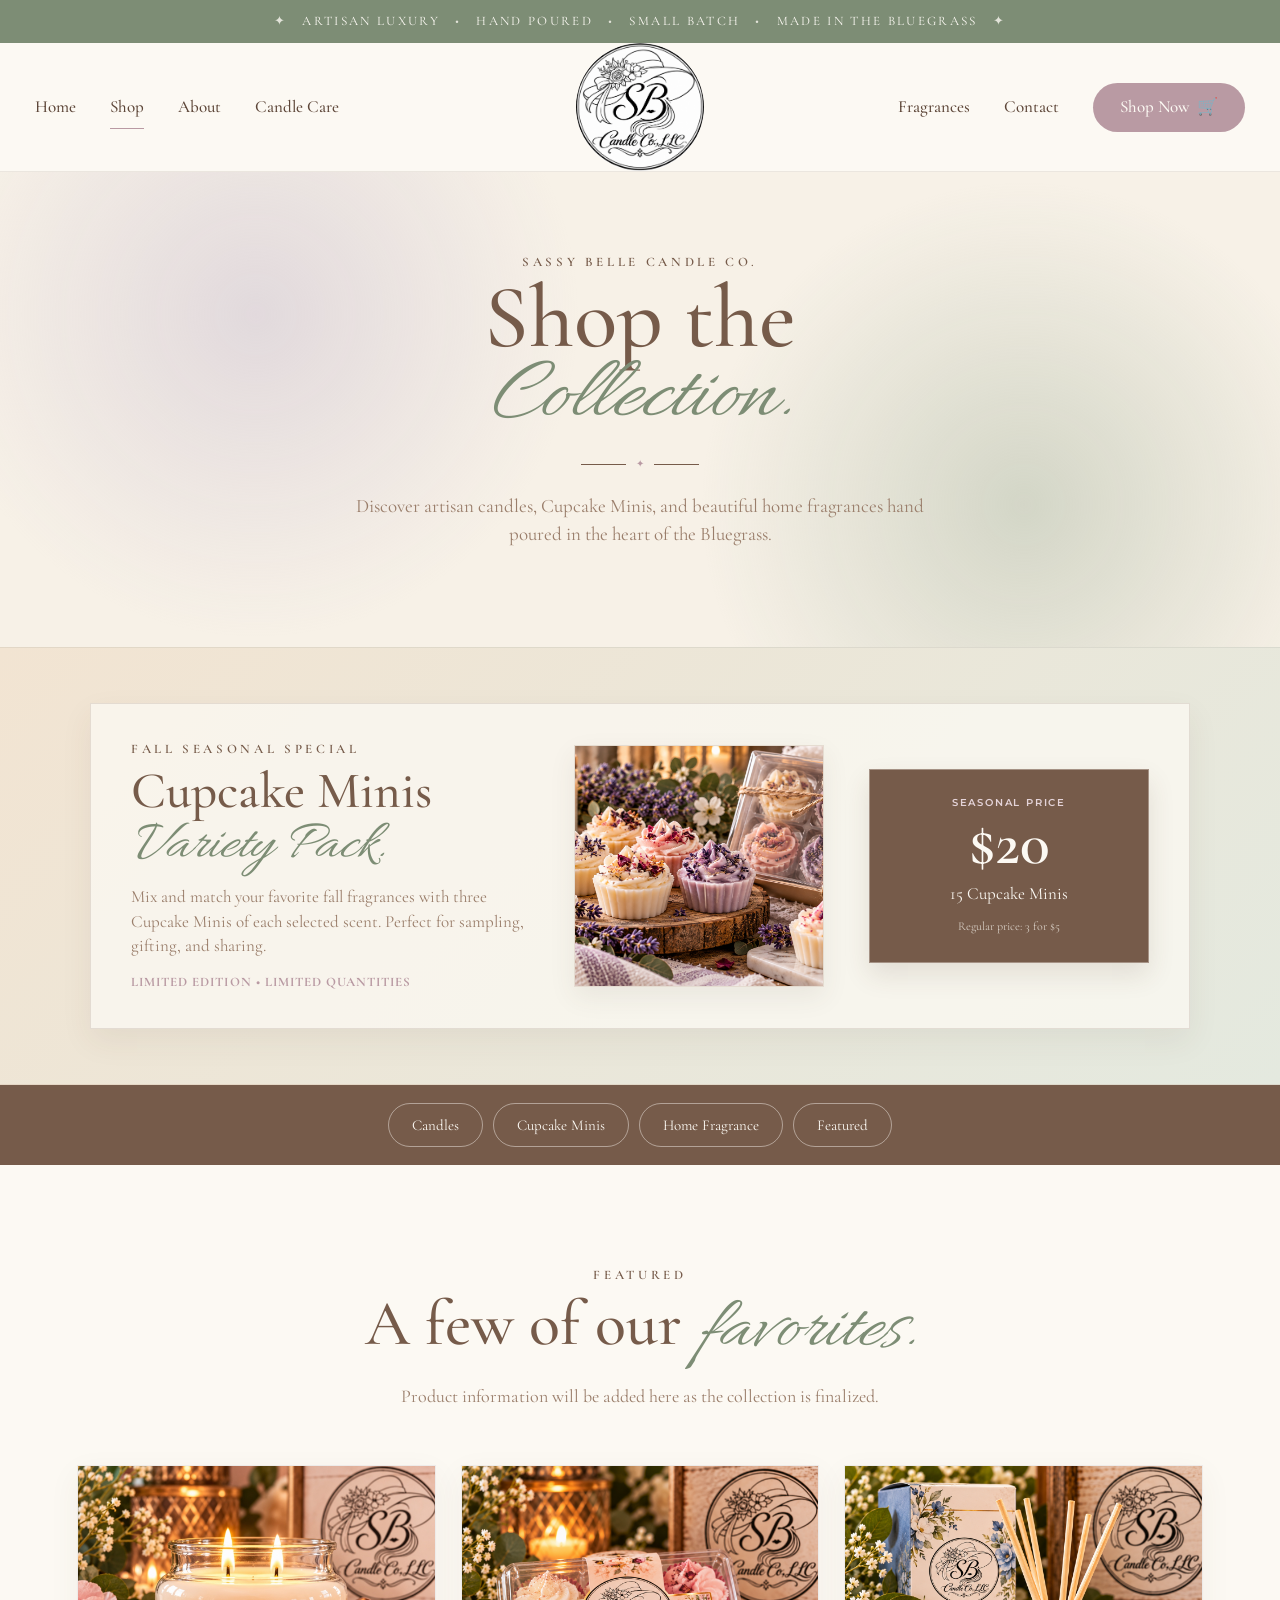
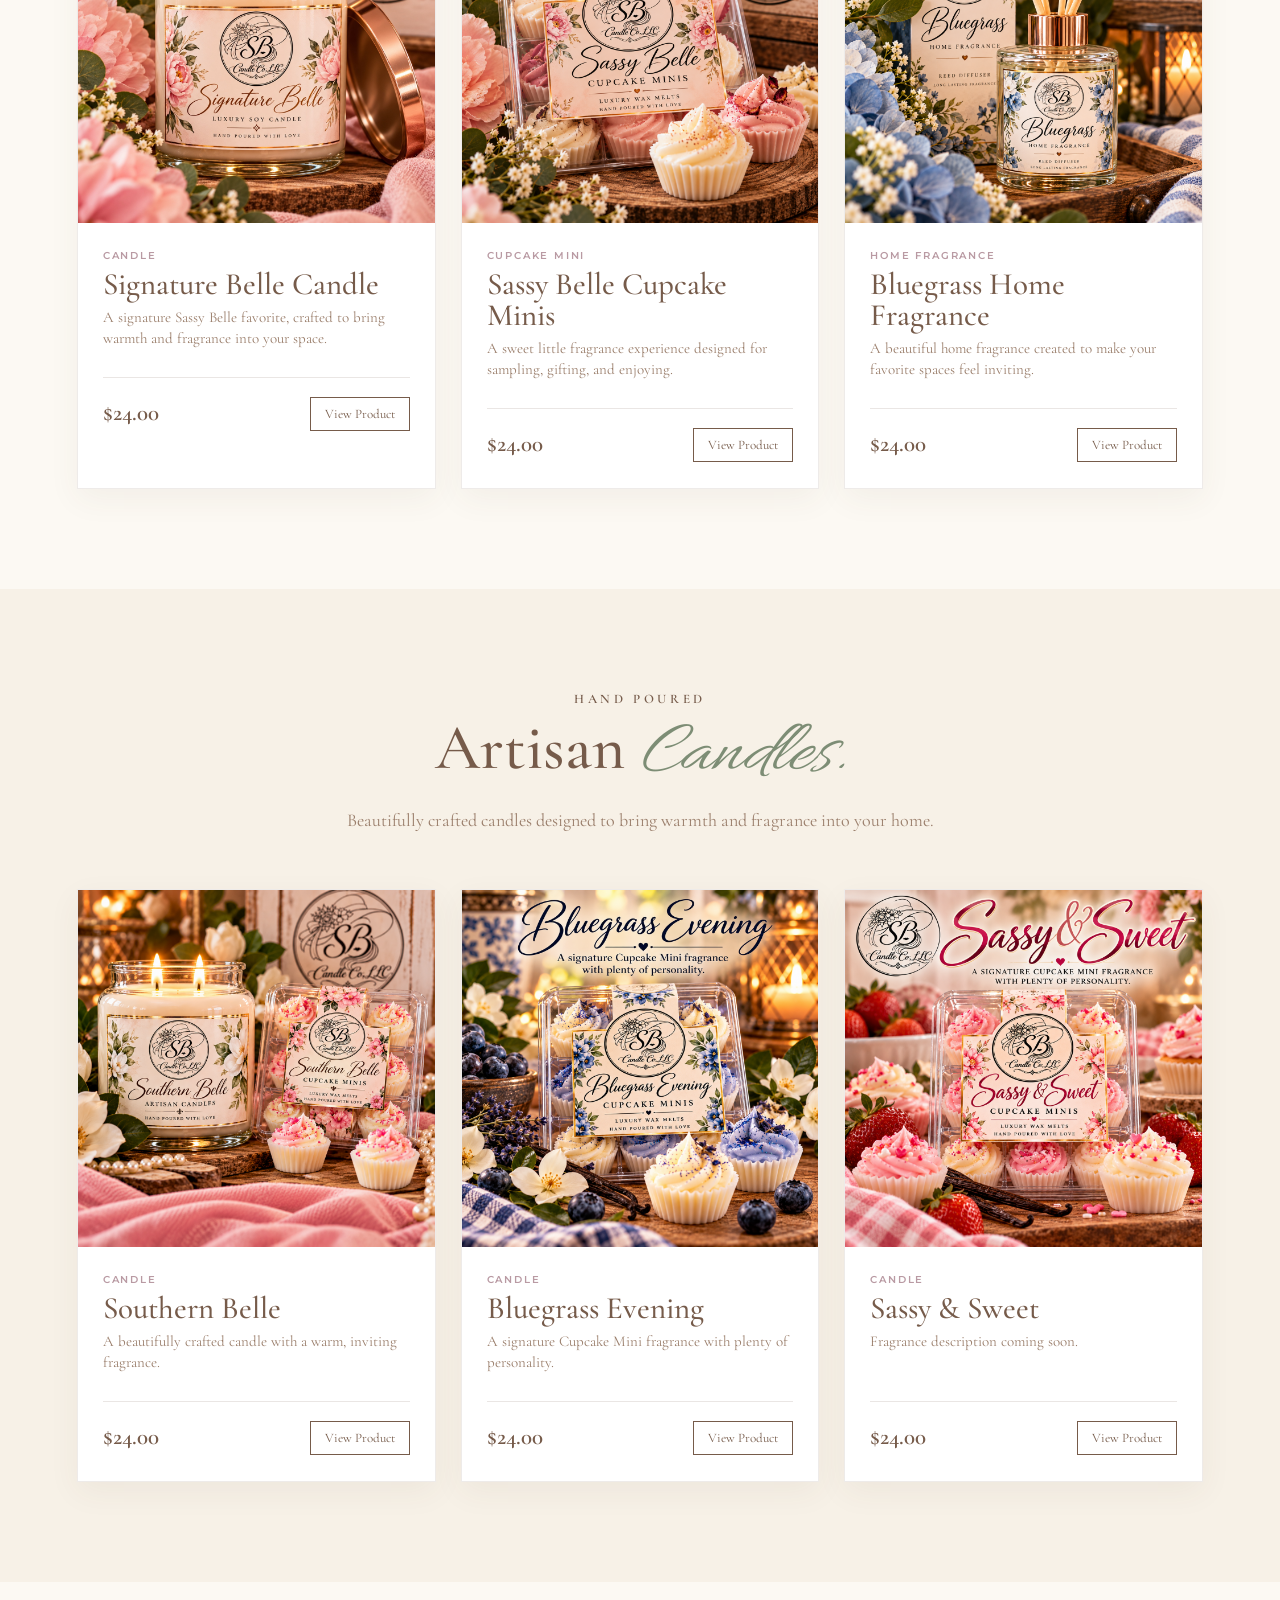
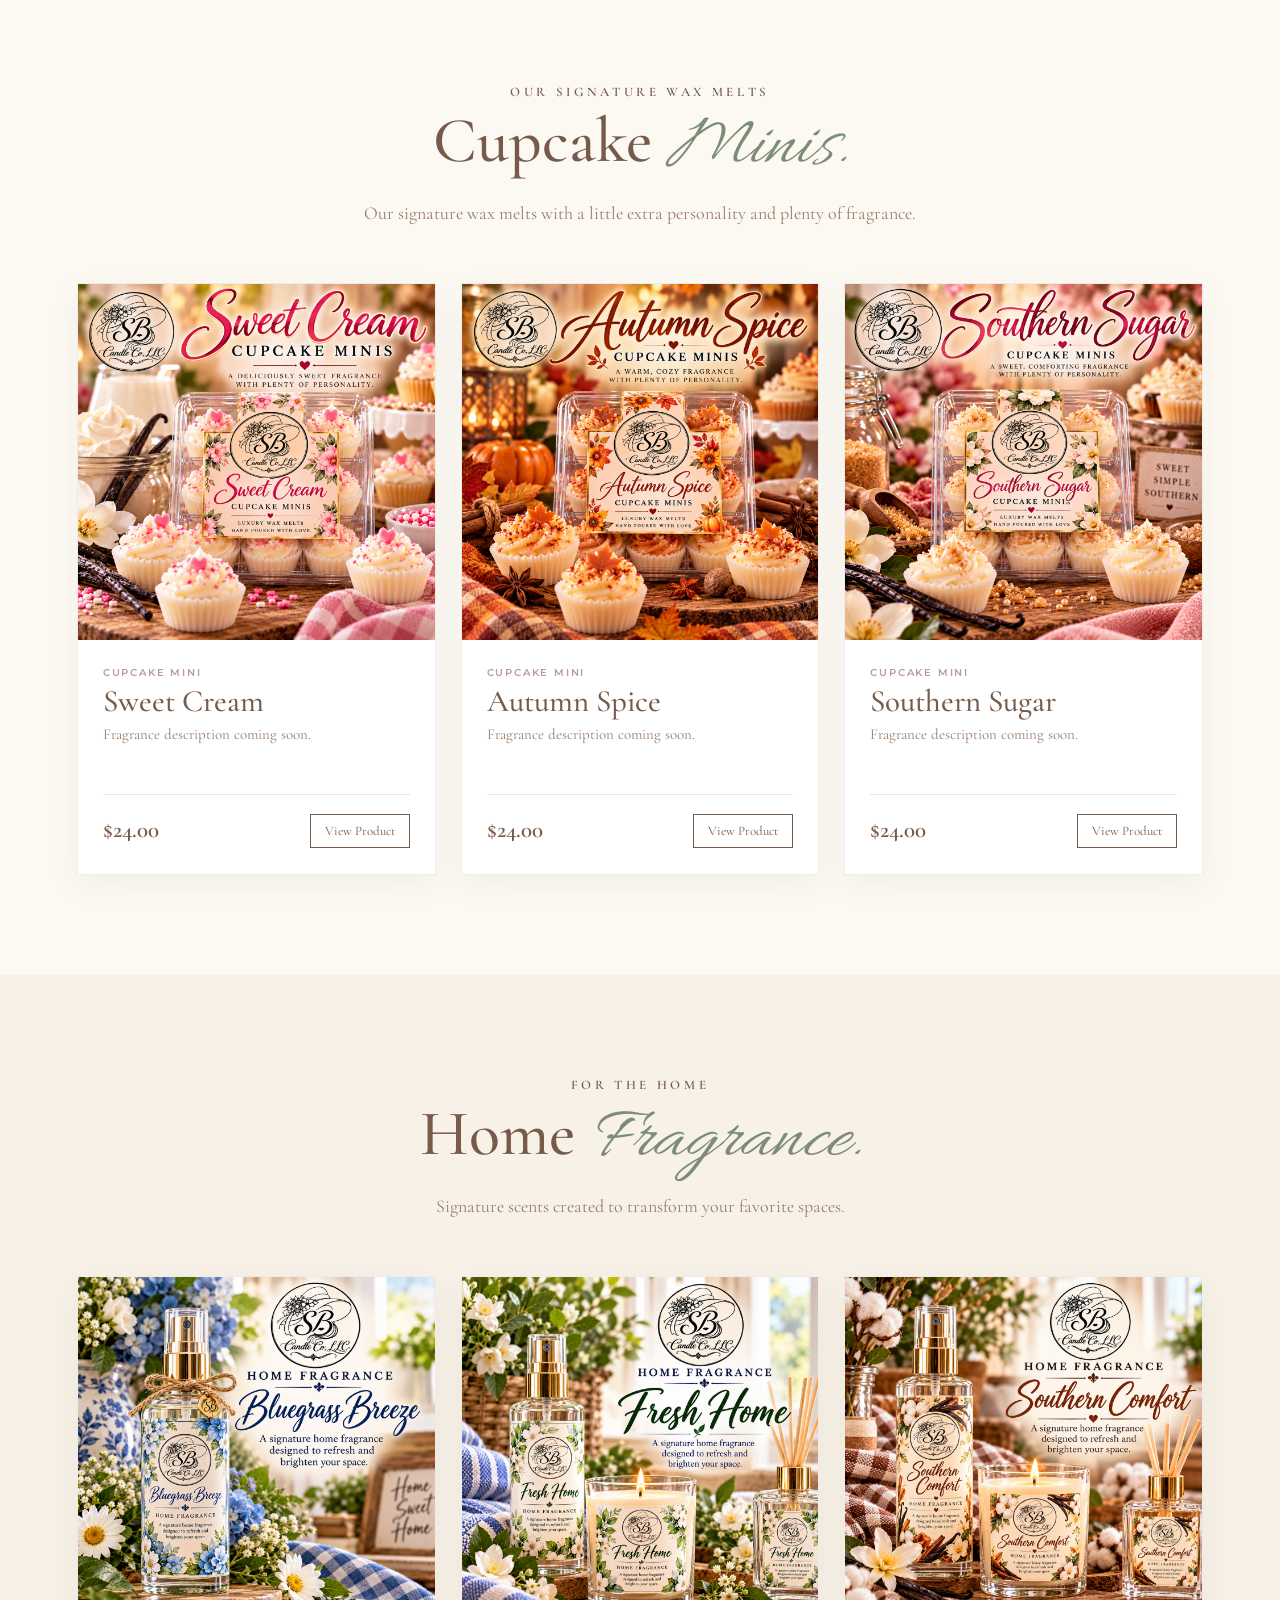
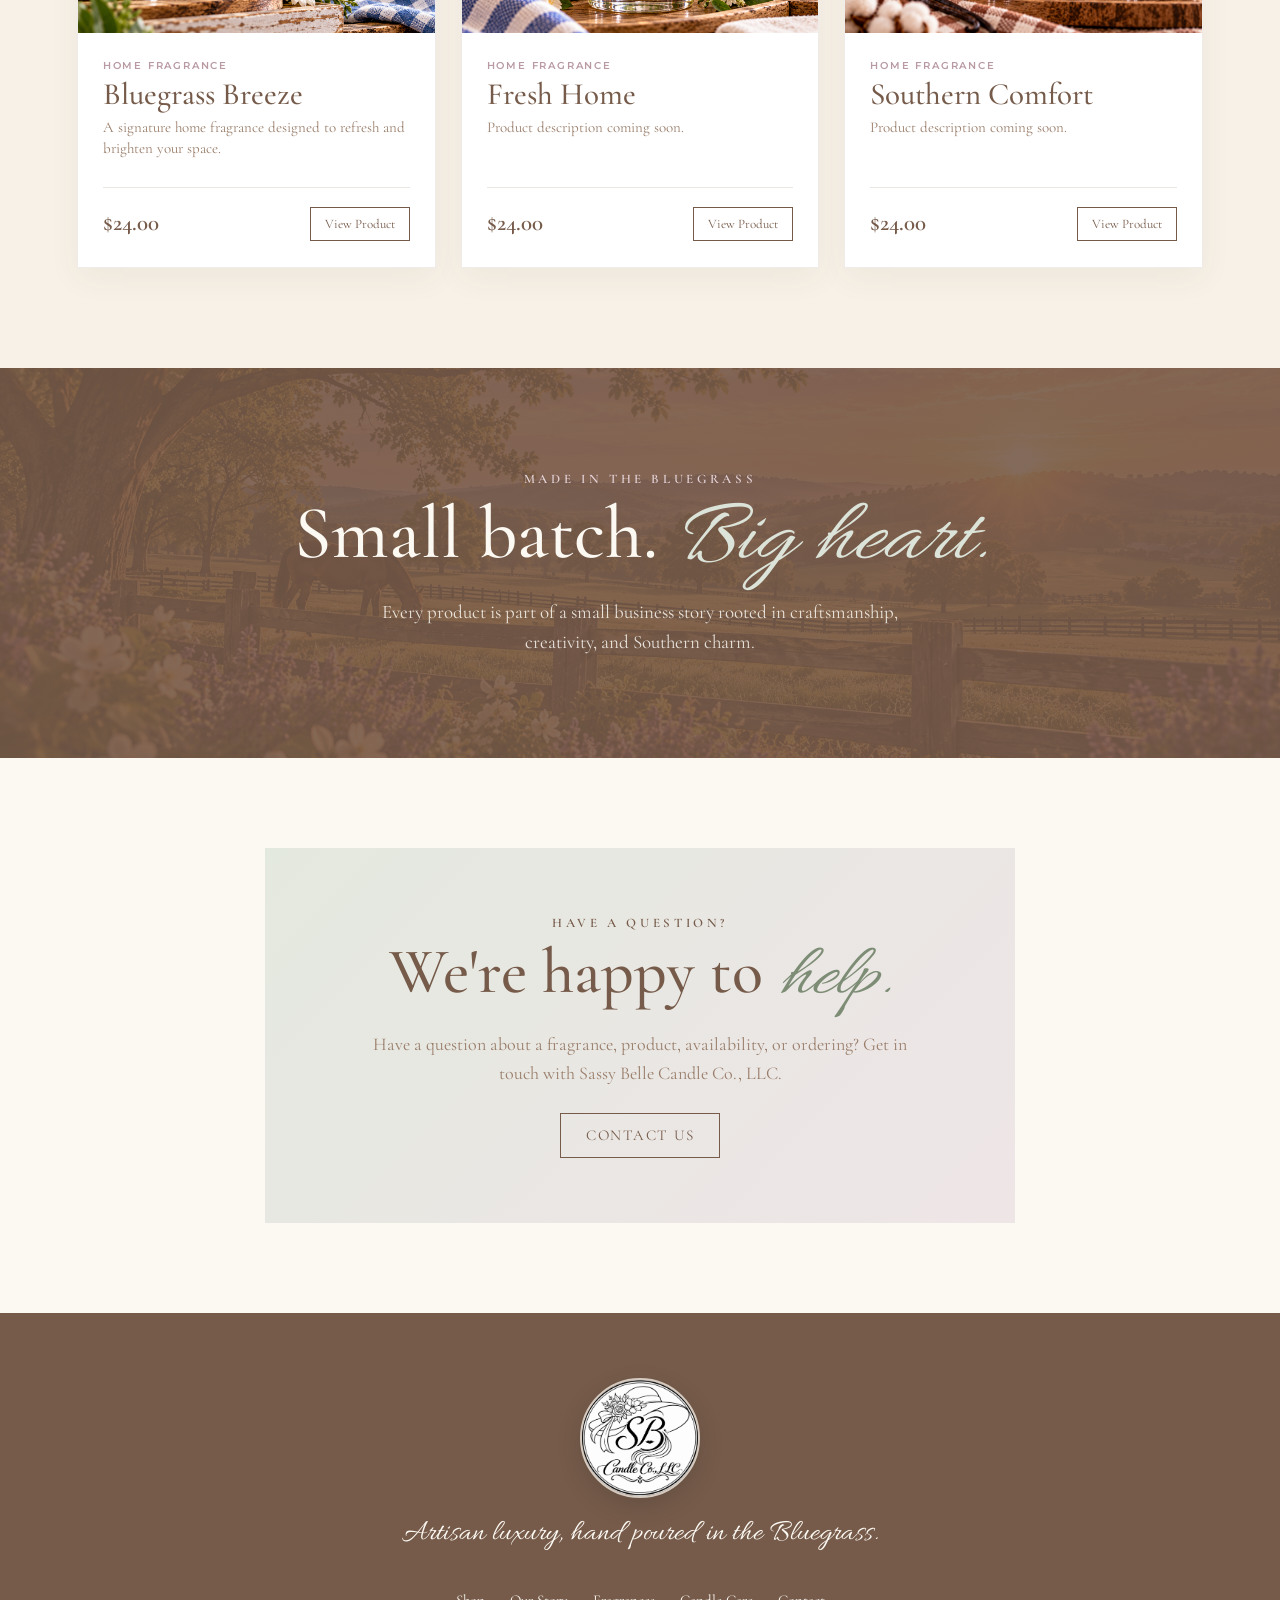
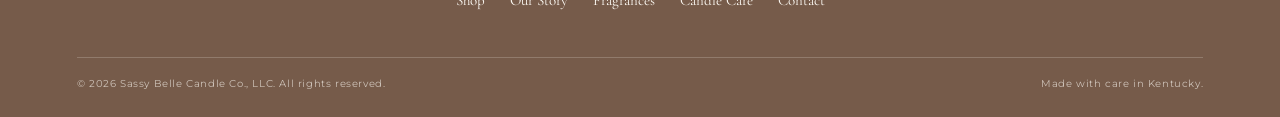
<file: shop.html>
<!DOCTYPE html>
<html lang="en">

<head>

  <meta charset="UTF-8">

  <meta
    name="viewport"
    content="width=device-width, initial-scale=1.0"
  >

  <meta
    name="description"
    content="Shop Sassy Belle Candle Co., LLC for artisan candles, Cupcake Minis, wax melts, and home fragrance, hand poured in the heart of the Bluegrass."
  >

  <meta
    name="theme-color"
    content="#a8b5a0"
  >

  <title>
    Shop | Sassy Belle Candle Co., LLC
  </title>

  <link
    rel="preconnect"
    href="https://fonts.googleapis.com"
  >

  <link
    rel="preconnect"
    href="https://fonts.gstatic.com"
    crossorigin
  >

  <link
    href="https://fonts.googleapis.com/css2?family=Allura&family=Cormorant+Garamond:wght@400;500;600;700&family=Montserrat:wght@400;500;600&display=swap"
    rel="stylesheet"
  >

  <link
    rel="stylesheet"
    href="styles.css"
  >

  <link
    rel="stylesheet"
    href="shop.css"
  >

</head>


<body>


  <!-- =========================================
       ANNOUNCEMENT
  ========================================== -->

  <div class="announcement-bar">

    <span>✦</span>

    ARTISAN LUXURY

    <span>•</span>

    HAND POURED

    <span>•</span>

    SMALL BATCH

    <span>•</span>

    MADE IN THE BLUEGRASS

    <span>✦</span>

  </div>



  <!-- =========================================
       NAVIGATION
  ========================================== -->

  <header class="site-header">

    <nav class="navbar">


      <button
        class="mobile-menu"
        aria-label="Open menu"
        aria-expanded="false"
      >

        <span></span>
        <span></span>
        <span></span>

      </button>



      <div class="nav-left">

        <a href="index.html">
          Home
        </a>

        <a
          href="shop.html"
          class="active"
        >
          Shop
        </a>

        <a href="about.html">
          About
        </a>

        <a href="candle-care.html">
          Candle Care
        </a>

      </div>



      <a
        href="index.html"
        class="main-logo"
        aria-label="Sassy Belle Candle Co., LLC Home"
      >

        <img
          src="assets/6EBD7E61-D381-4170-96AF-A1E60A6B6A3A.jpeg"
          alt="Sassy Belle Candle Co., LLC"
        >

      </a>



      <div class="nav-right">

        <a href="fragrances.html">
          Fragrances
        </a>

        <a href="contact.html">
          Contact
        </a>

        <a
          href="#products"
          class="shop-button"
        >
          Shop Now
          <span>🛒</span>
        </a>

      </div>

    </nav>

  </header>



  <main>


    <!-- =========================================
         SHOP HERO
    ========================================== -->

    <section class="shop-hero">

      <div class="shop-hero-content">

        <p class="section-kicker">
          SASSY BELLE CANDLE CO.
        </p>


        <h1>
          Shop the
          <em>Collection.</em>
        </h1>


        <div class="little-divider">

          <i></i>

          <span>✦</span>

          <i></i>

        </div>


        <p>
          Discover artisan candles, Cupcake Minis,
          and beautiful home fragrances hand poured
          in the heart of the Bluegrass.
        </p>

      </div>

    </section>




    <!-- =========================================
         SEASONAL SPECIAL
    ========================================== -->

    <section class="seasonal-special" aria-label="Fall seasonal special">

      <div class="seasonal-special-inner">

        <div class="seasonal-special-copy">

          <p class="section-kicker">
            FALL SEASONAL SPECIAL
          </p>

          <h2>
            Cupcake Minis
            <em>Variety Pack.</em>
          </h2>

          <p>
            Mix and match your favorite fall fragrances
            with three Cupcake Minis of each selected scent.
            Perfect for sampling, gifting, and sharing.
          </p>

          <p class="seasonal-note">
            <strong>Limited edition • Limited quantities</strong>
          </p>

        </div>

        <div class="seasonal-special-image">
          <img src="assets/C93B361D-7C9D-4F1D-BC28-1D8A29E8AA83.png" alt="Fall Cupcake Minis variety assortment">
        </div>

        <div class="seasonal-price-card">

          <span class="seasonal-price-label">
            SEASONAL PRICE
          </span>

          <strong class="seasonal-price">
            $20
          </strong>

          <span class="seasonal-price-detail">
            15 Cupcake Minis
          </span>

          <span class="seasonal-price-regular">
            Regular price: 3 for $5
          </span>

        </div>

      </div>

    </section>

    <!-- =========================================
         SHOP CATEGORIES
    ========================================== -->

    <section class="shop-navigation">

      <a href="#candles">
        Candles
      </a>

      <a href="#cupcake-minis">
        Cupcake Minis
      </a>

      <a href="#home-fragrance">
        Home Fragrance
      </a>

      <a href="#featured">
        Featured
      </a>

    </section>



    <!-- =========================================
         FEATURED
    ========================================== -->

    <section
      class="product-section"
      id="featured"
    >

      <div class="product-heading">

        <p class="section-kicker">
          FEATURED
        </p>

        <h2>
          A few of our
          <em>favorites.</em>
        </h2>

        <p>
          Product information will be added here as
          the collection is finalized.
        </p>

      </div>


      <div class="product-grid">


        <!-- PRODUCT PLACEHOLDER -->

        <article class="product-card">

          <div class="product-image section-art shop-photo">
            <img src="assets/signature-belle-candle.jpeg" alt="Sassy Belle seasonal candle collection">
          </div>


          <div class="product-info">

            <p class="product-category">
              Candle
            </p>

            <h3>
              Signature Belle Candle
            </h3>

            <p>
              A signature Sassy Belle favorite, crafted to bring warmth and fragrance into your space.
            </p>

            <div class="product-bottom">

              <strong>
                $24.00
              </strong>

              <button>
                View Product
              </button>

            </div>

          </div>

        </article>



        <article class="product-card">

          <div class="product-image section-art shop-photo">
            <img src="assets/sassy-belle-cupcake-minis.png" alt="Sassy Belle seasonal candle collection">
          </div>


          <div class="product-info">

            <p class="product-category">
              Cupcake Mini
            </p>

            <h3>
              Sassy Belle Cupcake Minis
            </h3>

            <p>
              A sweet little fragrance experience designed for sampling, gifting, and enjoying.
            </p>

            <div class="product-bottom">

              <strong>
                $24.00
              </strong>

              <button>
                View Product
              </button>

            </div>

          </div>

        </article>



        <article class="product-card">

          <div class="product-image section-art shop-photo">
            <img src="assets/bluegrass-home-fragrance.png" alt="Sassy Belle seasonal candle collection">
          </div>


          <div class="product-info">

            <p class="product-category">
              Home Fragrance
            </p>

            <h3>
              Bluegrass Home Fragrance
            </h3>

            <p>
              A beautiful home fragrance created to make your favorite spaces feel inviting.
            </p>

            <div class="product-bottom">

              <strong>
                $24.00
              </strong>

              <button>
                View Product
              </button>

            </div>

          </div>

        </article>


      </div>

    </section>



    <!-- =========================================
         CANDLES
    ========================================== -->

    <section
      class="product-section alternate"
      id="candles"
    >

      <div class="product-heading">

        <p class="section-kicker">
          HAND POURED
        </p>

        <h2>
          Artisan
          <em>Candles.</em>
        </h2>

        <p>
          Beautifully crafted candles designed to
          bring warmth and fragrance into your home.
        </p>

      </div>


      <div class="product-grid">


        <article class="product-card">

          <div class="product-image candle-placeholder section-art shop-photo">
            <img src="assets/southern-belle.png" alt="Sassy Belle artisan candles">
          </div>

          <div class="product-info">

            <p class="product-category">
              Candle
            </p>

            <h3>
              Southern Belle
            </h3>

            <p>
              A beautifully crafted candle with a warm, inviting fragrance.
            </p>

            <div class="product-bottom">

              <strong>
                $24.00
              </strong>

              <button>
                View Product
              </button>

            </div>

          </div>

        </article>


        <article class="product-card">

          <div class="product-image candle-placeholder section-art shop-photo">
            <img src="assets/bluegrass-evening.png" alt="Sassy Belle artisan candles">
          </div>

          <div class="product-info">

            <p class="product-category">
              Candle
            </p>

            <h3>
              Bluegrass Evening
            </h3>

            <p>
              A signature Cupcake Mini fragrance with plenty of personality.
            </p>

            <div class="product-bottom">

              <strong>
                $24.00
              </strong>

              <button>
                View Product
              </button>

            </div>

          </div>

        </article>


        <article class="product-card">

          <div class="product-image candle-placeholder section-art shop-photo">
            <img src="assets/sassy-sweet.png" alt="Sassy Belle artisan candles">
          </div>

          <div class="product-info">

            <p class="product-category">
              Candle
            </p>

            <h3>
              Sassy & Sweet
            </h3>

            <p>
              Fragrance description coming soon.
            </p>

            <div class="product-bottom">

              <strong>
                $24.00
              </strong>

              <button>
                View Product
              </button>

            </div>

          </div>

        </article>

      </div>

    </section>



    <!-- =========================================
         CUPCAKE MINIS
    ========================================== -->

    <section
      class="product-section"
      id="cupcake-minis"
    >

      <div class="product-heading">

        <p class="section-kicker">
          OUR SIGNATURE WAX MELTS
        </p>

        <h2>
          Cupcake
          <em>Minis.</em>
        </h2>

        <p>
          Our signature wax melts with a little
          extra personality and plenty of fragrance.
        </p>

      </div>


      <div class="product-grid">


        <article class="product-card">

          <div class="product-image minis-placeholder section-art shop-photo">
            <img src="assets/sweet-cream.png" alt="Sassy Belle Cupcake Minis">
          </div>

          <div class="product-info">

            <p class="product-category">
              Cupcake Mini
            </p>

            <h3>
              Sweet Cream
            </h3>

            <p>
              Fragrance description coming soon.
            </p>

            <div class="product-bottom">

              <strong>
                $24.00
              </strong>

              <button>
                View Product
              </button>

            </div>

          </div>

        </article>


        <article class="product-card">

          <div class="product-image minis-placeholder section-art shop-photo">
            <img src="assets/autumn-spice.png" alt="Sassy Belle Cupcake Minis">
          </div>

          <div class="product-info">

            <p class="product-category">
              Cupcake Mini
            </p>

            <h3>
              Autumn Spice
            </h3>

            <p>
              Fragrance description coming soon.
            </p>

            <div class="product-bottom">

              <strong>
                $24.00
              </strong>

              <button>
                View Product
              </button>

            </div>

          </div>

        </article>


        <article class="product-card">

          <div class="product-image minis-placeholder section-art shop-photo">
            <img src="assets/southern-sugar.png" alt="Sassy Belle Cupcake Minis">
          </div>

          <div class="product-info">

            <p class="product-category">
              Cupcake Mini
            </p>

            <h3>
              Southern Sugar
            </h3>

            <p>
              Fragrance description coming soon.
            </p>

            <div class="product-bottom">

              <strong>
                $24.00
              </strong>

              <button>
                View Product
              </button>

            </div>

          </div>

        </article>

      </div>

    </section>



    <!-- =========================================
         HOME FRAGRANCE
    ========================================== -->

    <section
      class="product-section alternate"
      id="home-fragrance"
    >

      <div class="product-heading">

        <p class="section-kicker">
          FOR THE HOME
        </p>

        <h2>
          Home
          <em>Fragrance.</em>
        </h2>

        <p>
          Signature scents created to transform
          your favorite spaces.
        </p>

      </div>


      <div class="product-grid">


        <article class="product-card">

          <div class="product-image fragrance-placeholder section-art shop-photo">
            <img src="assets/bluegrass-breeze.png" alt="Sassy Belle home fragrance collection">
          </div>

          <div class="product-info">

            <p class="product-category">
              Home Fragrance
            </p>

            <h3>
              Bluegrass Breeze
            </h3>

            <p>
              A signature home fragrance designed to refresh and brighten your space.
            </p>

            <div class="product-bottom">

              <strong>
                $24.00
              </strong>

              <button>
                View Product
              </button>

            </div>

          </div>

        </article>


        <article class="product-card">

          <div class="product-image fragrance-placeholder section-art shop-photo">
            <img src="assets/home-fresh.png" alt="Sassy Belle home fragrance collection">
          </div>

          <div class="product-info">

            <p class="product-category">
              Home Fragrance
            </p>

            <h3>
              Fresh Home
            </h3>

            <p>
              Product description coming soon.
            </p>

            <div class="product-bottom">

              <strong>
                $24.00
              </strong>

              <button>
                View Product
              </button>

            </div>

          </div>

        </article>


        <article class="product-card">

          <div class="product-image fragrance-placeholder section-art shop-photo">
            <img src="assets/souther-comfort.png" alt="Sassy Belle home fragrance collection">
          </div>

          <div class="product-info">

            <p class="product-category">
              Home Fragrance
            </p>

            <h3>
              Southern Comfort
            </h3>

            <p>
              Product description coming soon.
            </p>

            <div class="product-bottom">

              <strong>
                $24.00
              </strong>

              <button>
                View Product
              </button>

            </div>

          </div>

        </article>

      </div>

    </section>



    <!-- =========================================
         BLUEGRASS MESSAGE
    ========================================== -->

    <section class="shop-message">

      <div>

        <p class="section-kicker">
          MADE IN THE BLUEGRASS
        </p>

        <h2>
          Small batch.
          <em>Big heart.</em>
        </h2>

        <p>
          Every product is part of a small business
          story rooted in craftsmanship, creativity,
          and Southern charm.
        </p>

      </div>

    </section>



    <!-- =========================================
         CONTACT CTA
    ========================================== -->

    <section class="shop-contact">

      <div>

        <p class="section-kicker">
          HAVE A QUESTION?
        </p>

        <h2>
          We're happy to
          <em>help.</em>
        </h2>

        <p>
          Have a question about a fragrance, product,
          availability, or ordering? Get in touch
          with Sassy Belle Candle Co., LLC.
        </p>

        <a
          href="contact.html"
          class="outline-button"
        >
          Contact Us
        </a>

      </div>

    </section>


  </main>



  <!-- =========================================
       FOOTER
  ========================================== -->

  <footer class="site-footer">

    <div class="footer-logo">
      <img
        src="assets/6EBD7E61-D381-4170-96AF-A1E60A6B6A3A.jpeg"
        alt="Sassy Belle Candle Co., LLC"
      >
    </div>

    <p class="footer-script">
      Artisan luxury, hand poured in the Bluegrass.
    </p>

    <div class="footer-navigation">
      <a href="shop.html">Shop</a>
      <a href="about.html">Our Story</a>
      <a href="fragrances.html">Fragrances</a>
      <a href="candle-care.html">Candle Care</a>
      <a href="contact.html">Contact</a>
    </div>

    <div class="footer-bottom">
      <span>© 2026 Sassy Belle Candle Co., LLC. All rights reserved.</span>
      <span>Made with care in Kentucky.</span>
    </div>

  </footer>



  <!-- =========================================
       MOBILE NAVIGATION
  ========================================== -->

  <script>

    const menuButton =
      document.querySelector(".mobile-menu");

    const navLeft =
      document.querySelector(".nav-left");

    const navRight =
      document.querySelector(".nav-right");


    menuButton.addEventListener(
      "click",
      function () {

        const isOpen =
          menuButton.getAttribute(
            "aria-expanded"
          ) === "true";


        menuButton.setAttribute(
          "aria-expanded",
          String(!isOpen)
        );


        navLeft.classList.toggle(
          "mobile-open"
        );


        navRight.classList.toggle(
          "mobile-open"
        );

      }
    );

  </script>


</body>

</html>
</file>
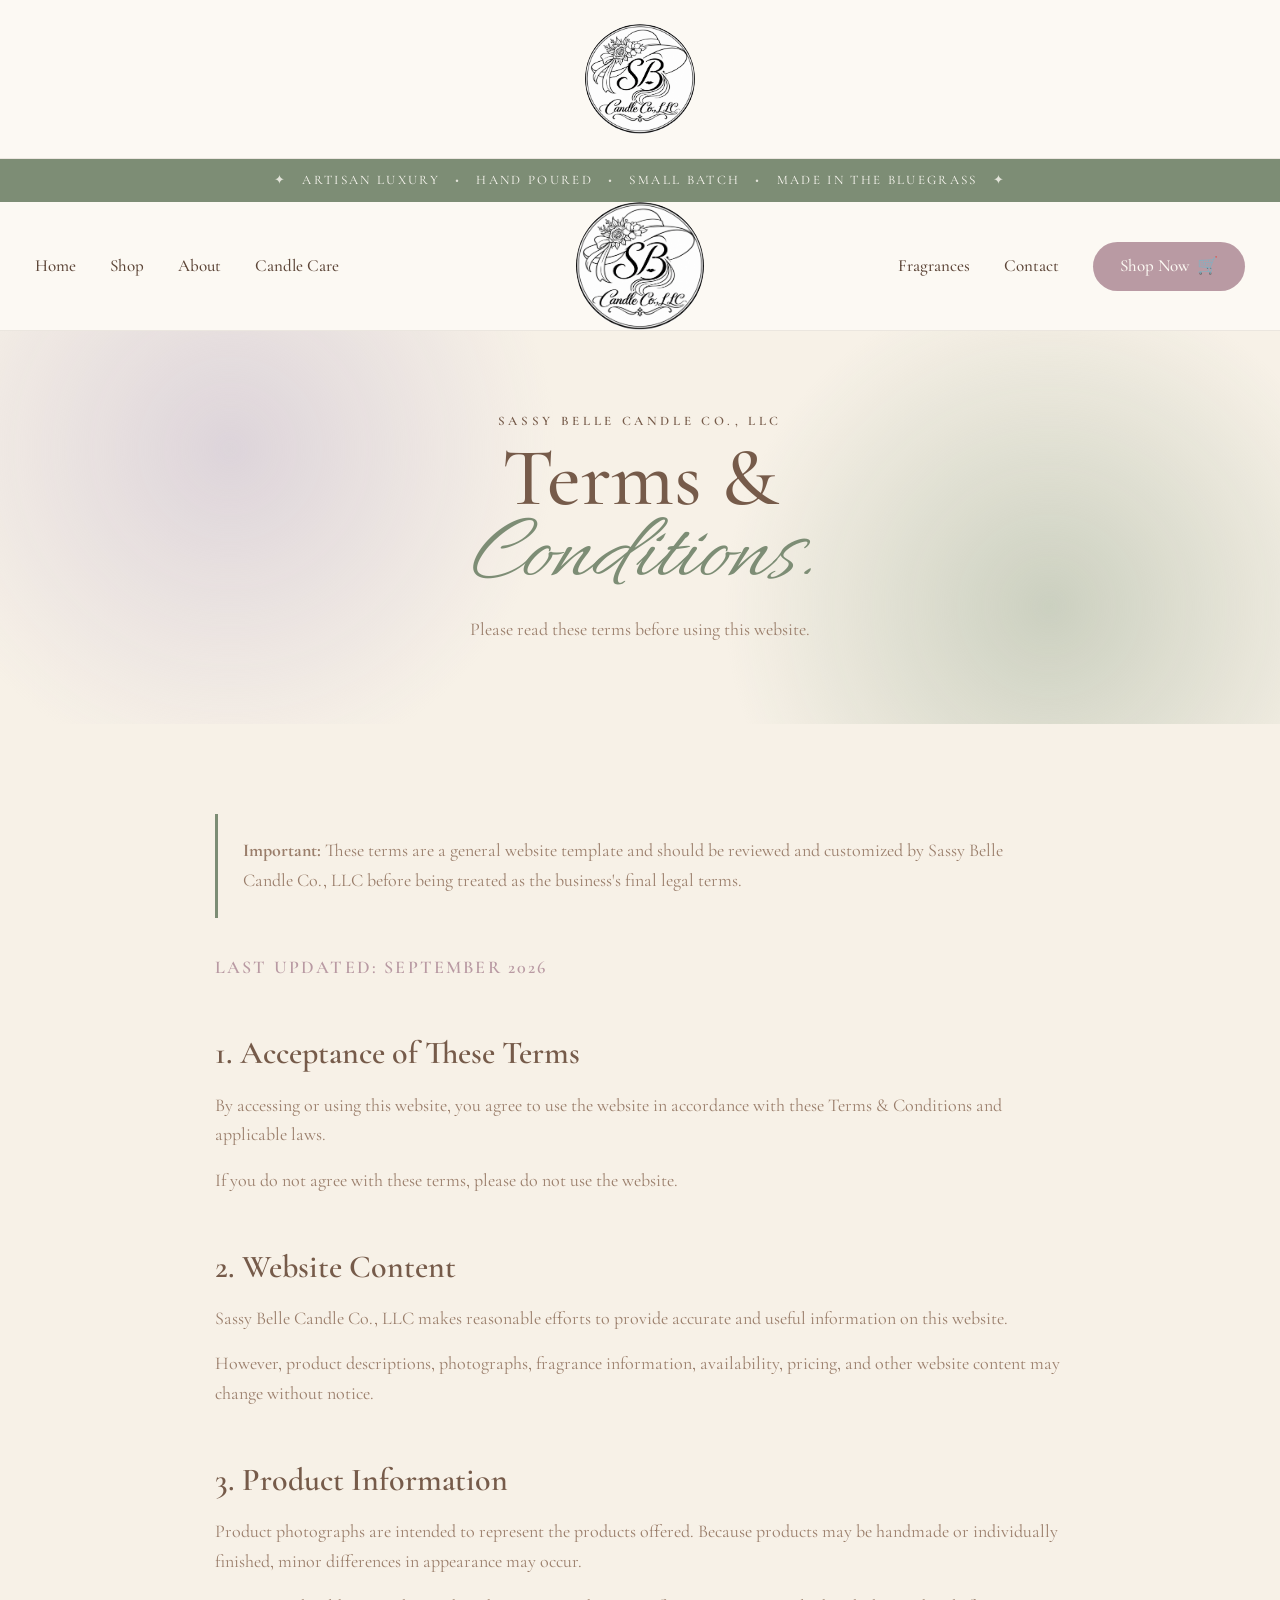
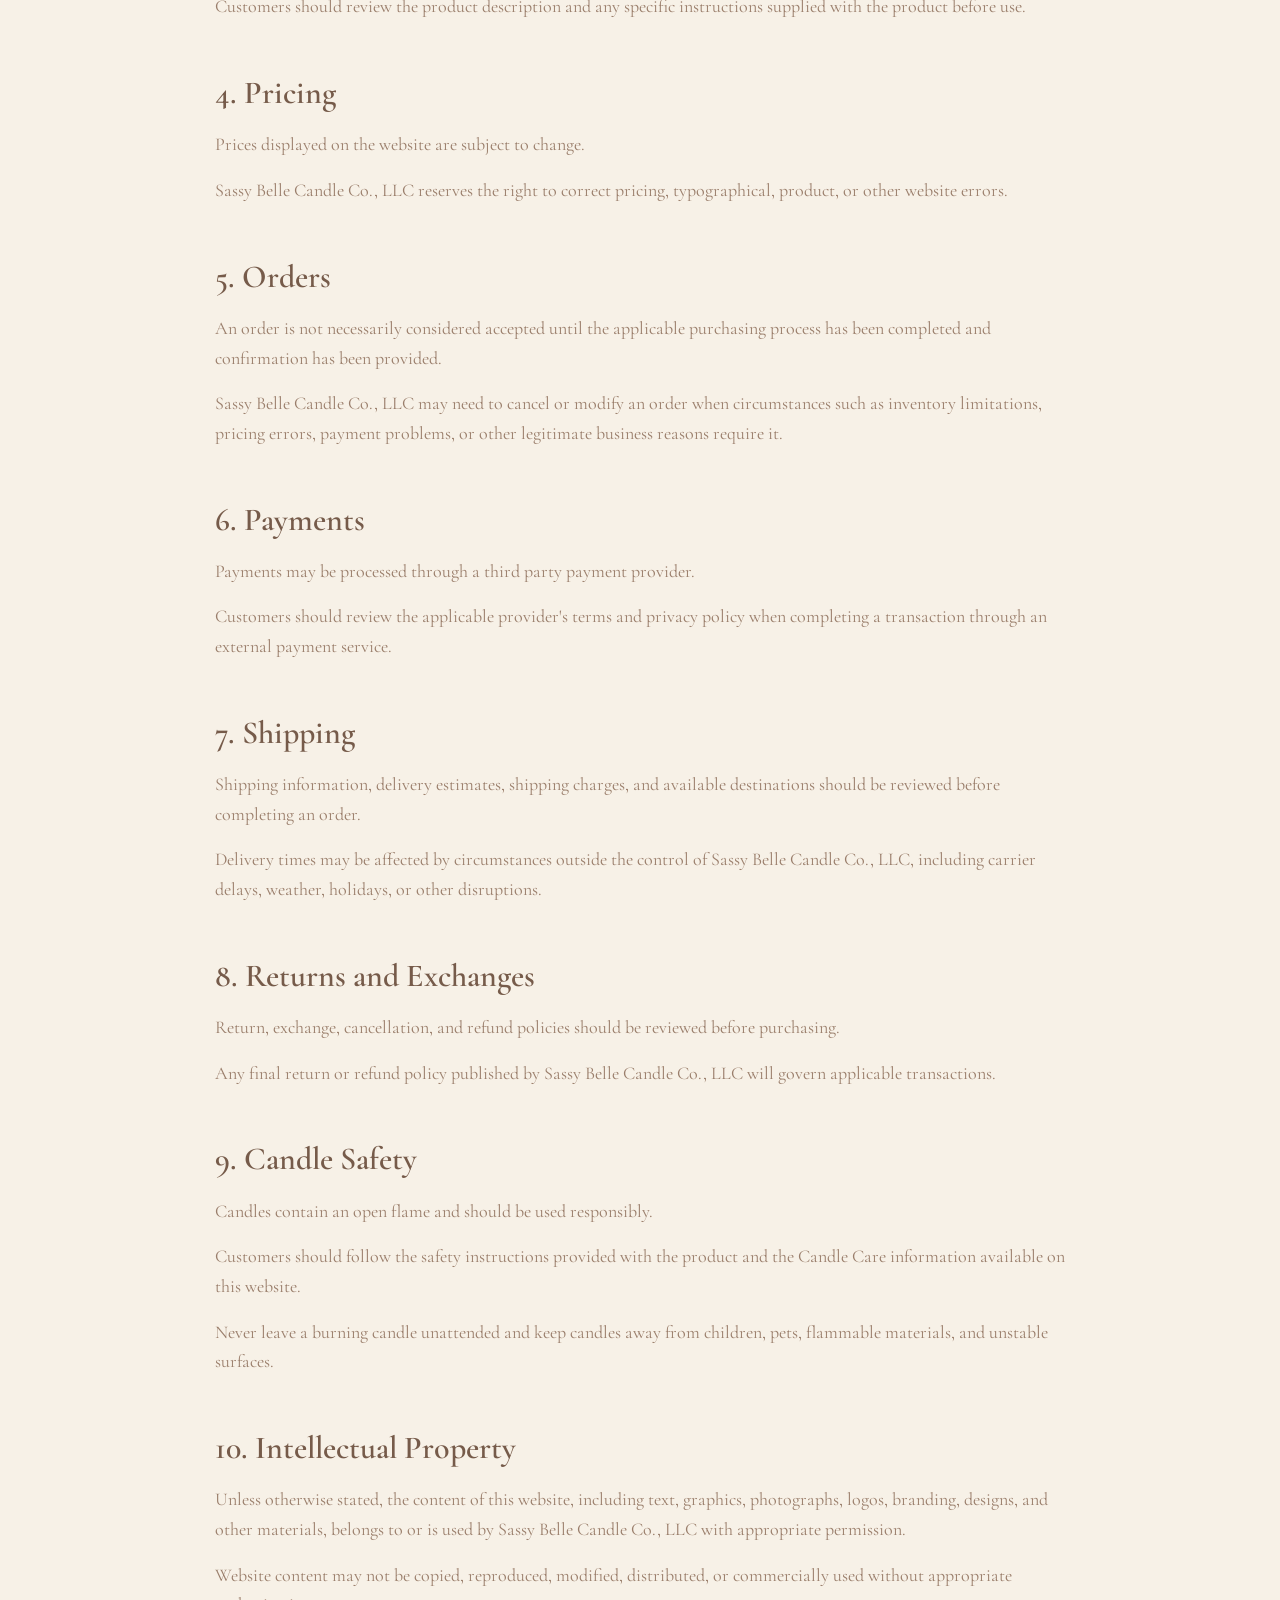
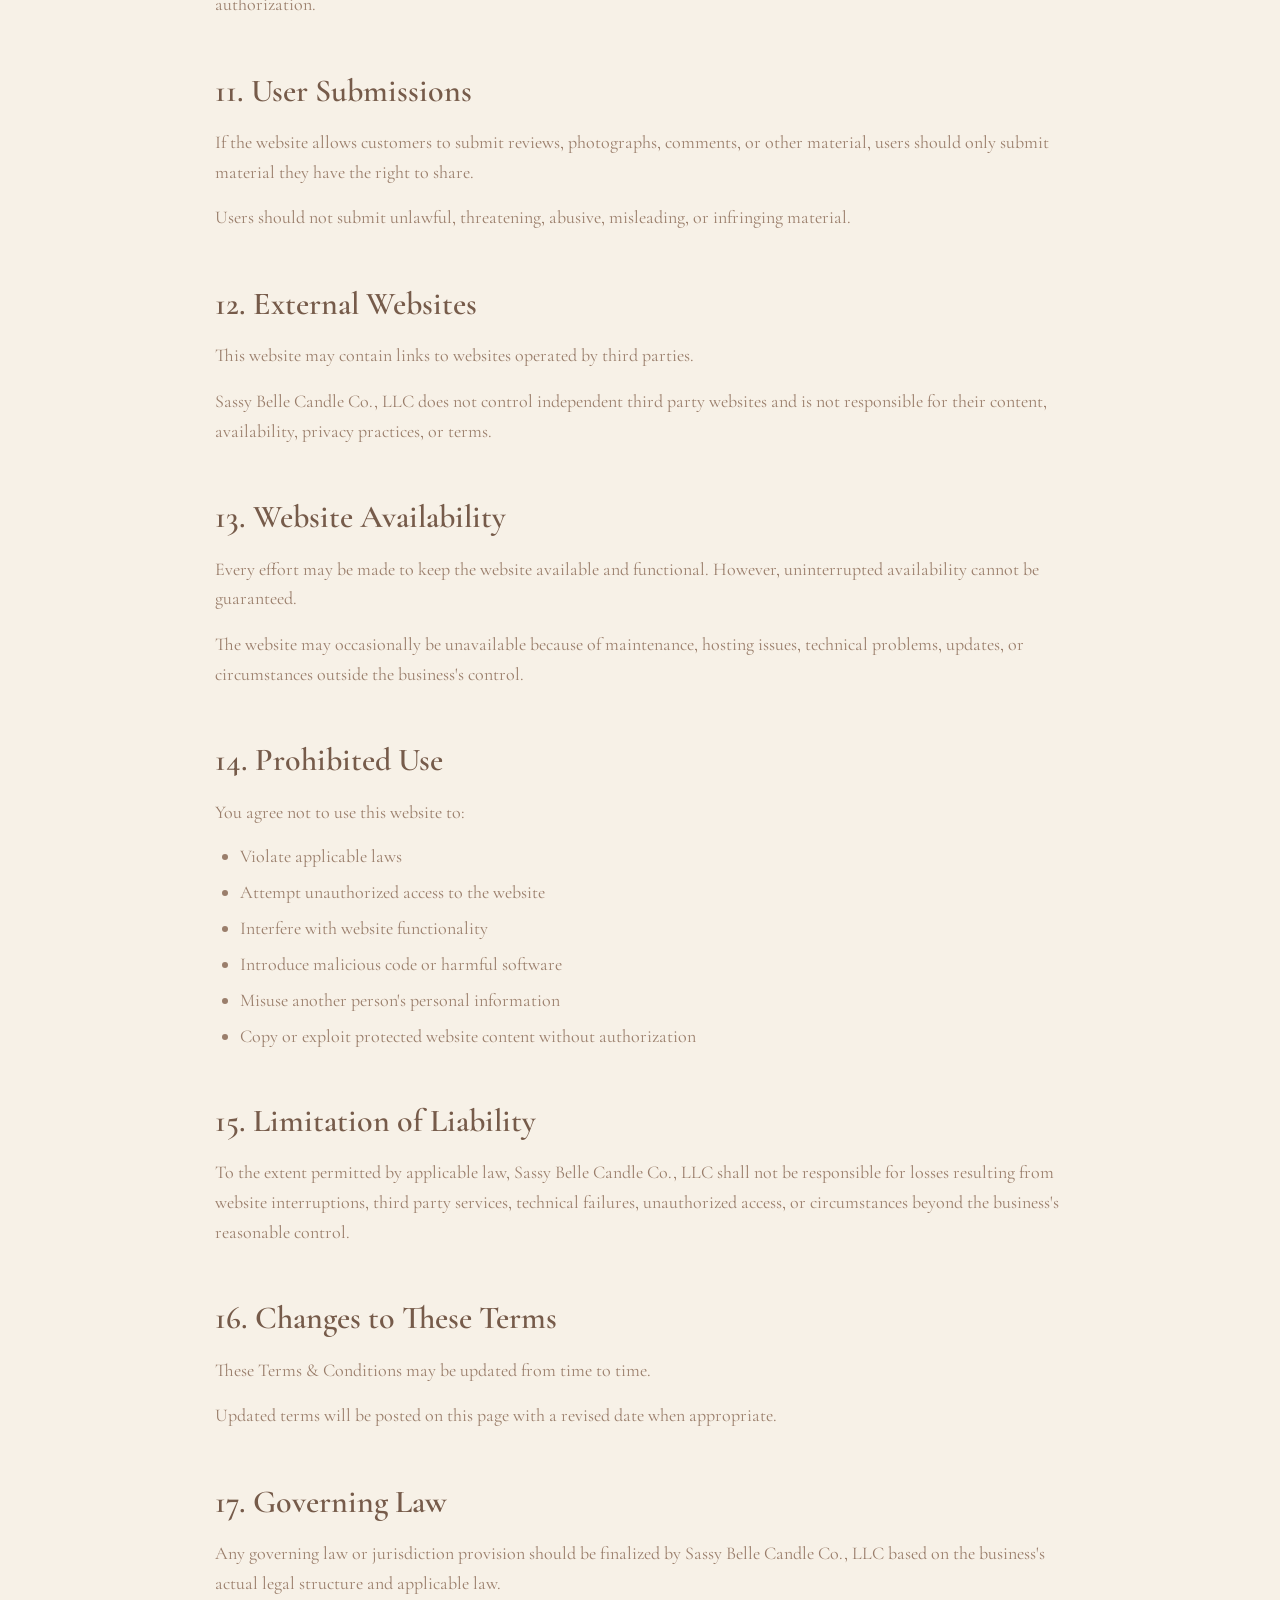
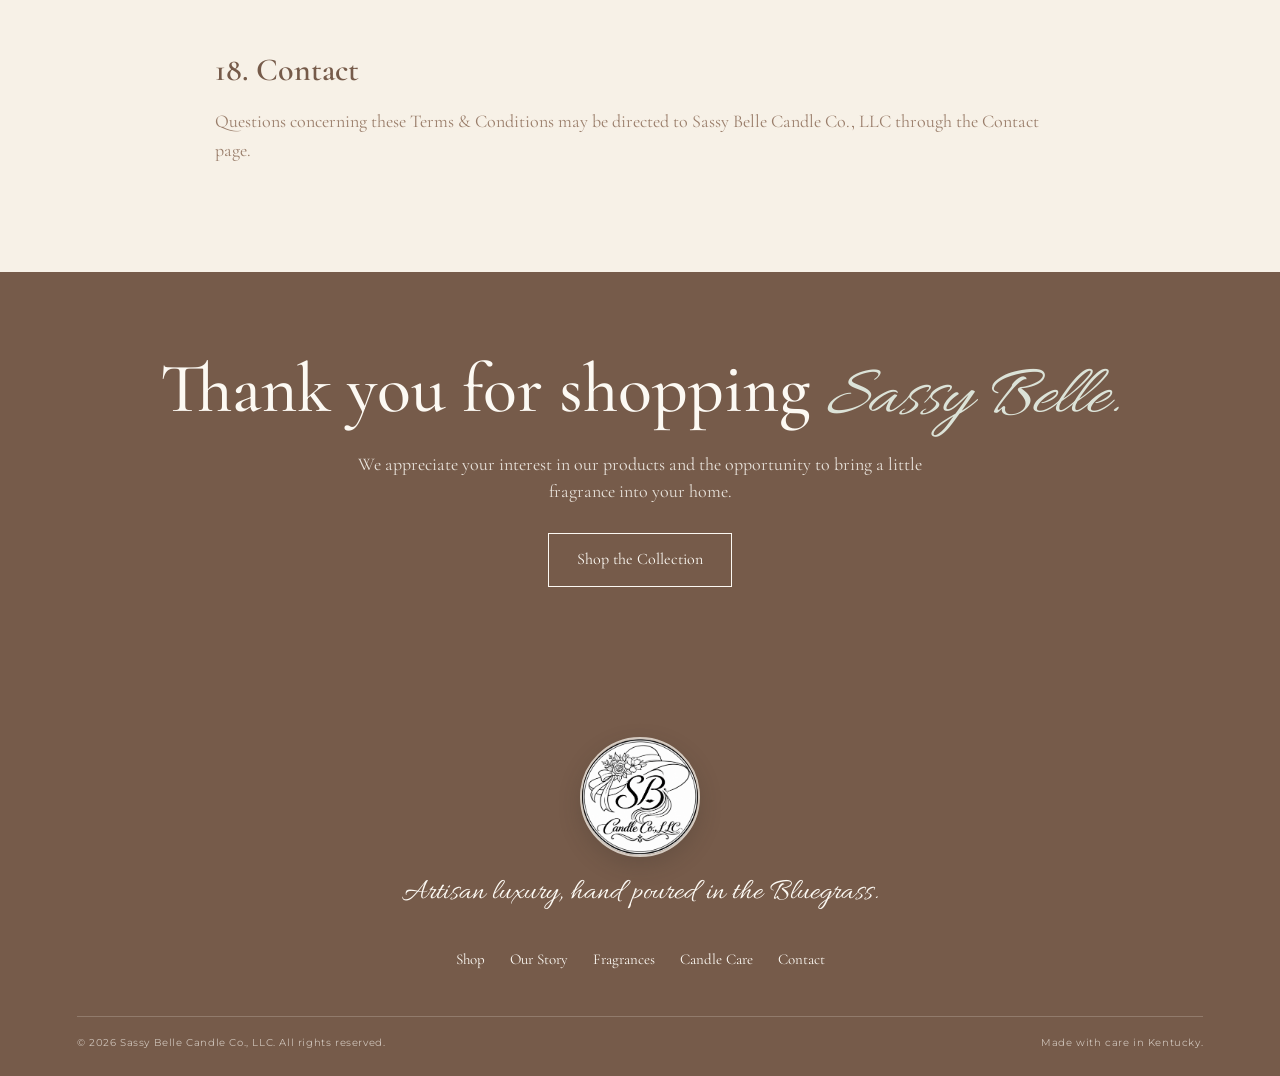
<file: terms.html>
<!DOCTYPE html>
<html lang="en">

<head>

  <meta charset="UTF-8">

  <meta
    name="viewport"
    content="width=device-width, initial-scale=1.0"
  >

  <meta
    name="description"
    content="Terms and Conditions for Sassy Belle Candle Co., LLC."
  >

  <meta
    name="theme-color"
    content="#a8b5a0"
  >

  <title>
    Terms & Conditions | Sassy Belle Candle Co., LLC
  </title>

  <link
    rel="preconnect"
    href="https://fonts.googleapis.com"
  >

  <link
    rel="preconnect"
    href="https://fonts.googleapis.com"
    crossorigin
  >

  <link
    href="https://fonts.googleapis.com/css2?family=Allura&family=Cormorant+Garamond:wght@400;500;600;700&family=Montserrat:wght@400;500;600&display=swap"
    rel="stylesheet"
  >

  <link
    rel="stylesheet"
    href="styles.css"
  >

  <style>

    .legal-hero {

      min-height: 390px;

      padding: 80px 25px;

      display: flex;

      align-items: center;
      justify-content: center;

      text-align: center;

      background:

        radial-gradient(
          circle at 18% 30%,
          rgba(200,189,208,.55),
          transparent 30%
        ),

        radial-gradient(
          circle at 82% 70%,
          rgba(168,181,160,.55),
          transparent 30%
        ),

        var(--cream);
    }


    .legal-hero-content {

      max-width: 800px;

    }


    .legal-hero h1 {

      margin: 10px 0 15px;

      color: var(--brown);

      font-family: var(--serif);

      font-size:
        clamp(52px, 7vw, 82px);

      font-weight: 500;

      line-height: .9;
    }


    .legal-hero h1 em {

      display: block;

      color: var(--sage-dark);

      font-family: var(--script);

      font-size: 1.15em;

      font-weight: 400;
    }


    .legal-hero p:not(.section-kicker) {

      color: var(--brown-light);

      font-family: var(--serif);

      font-size: 18px;
    }


    .legal-content {

      max-width: 900px;

      margin: auto;

      padding: 90px 25px;

      color: var(--brown-light);
    }


    .legal-content h2 {

      margin:
        45px 0 12px;

      color: var(--brown);

      font-family: var(--serif);

      font-size: 32px;

      font-weight: 600;
    }


    .legal-content h2:first-child {

      margin-top: 0;
    }


    .legal-content p {

      margin-bottom: 16px;

      font-family: var(--serif);

      font-size: 18px;

      line-height: 1.65;
    }


    .legal-content ul {

      margin:
        0 0 20px 25px;

      padding: 0;
    }


    .legal-content li {

      margin-bottom: 9px;

      font-family: var(--serif);

      font-size: 18px;

      line-height: 1.5;
    }


    .legal-notice {

      margin-bottom: 35px;

      padding: 22px 25px;

      border-left:
        3px solid var(--sage-dark);

      background: var(--cream);
    }


    .legal-notice p {

      margin: 0;
    }


    .legal-date {

      color: var(--mauve);

      font-family: var(--montserrat);

      font-size: 11px;

      font-weight: 600;

      letter-spacing: .12em;

      text-transform: uppercase;
    }


    .legal-closing {

      padding: 85px 25px;

      background: var(--brown);

      text-align: center;
    }


    .legal-closing h2 {

      margin-bottom: 20px;

      color: var(--ivory);

      font-family: var(--serif);

      font-size:
        clamp(45px, 6vw, 70px);

      font-weight: 500;

      line-height: .9;
    }


    .legal-closing h2 em {

      color: var(--sage-light);

      font-family: var(--script);

      font-weight: 400;
    }


    .legal-closing p {

      max-width: 620px;

      margin:
        0 auto 28px;

      color:
        rgba(252,249,243,.85);

      font-family: var(--serif);

      font-size: 18px;

      line-height: 1.5;
    }


    .legal-button {

      display: inline-block;

      padding:
        13px 28px;

      border:
        1px solid var(--ivory);

      color: var(--ivory);

      font-family: var(--serif);

      transition: .25s ease;
    }


    .legal-button:hover {

      background: var(--ivory);

      color: var(--brown);
    }


    @media (max-width: 600px) {

      .legal-hero {

        min-height: 330px;

        padding: 60px 20px;
      }


      .legal-content {

        padding: 65px 20px;
      }


      .legal-content h2 {

        font-size: 29px;
      }


      .legal-content p,
      .legal-content li {

        font-size: 17px;
      }

    }

  </style>

  <style>
    .page-brand{padding:24px;text-align:center;background:#fcf9f3;border-bottom:1px solid rgba(118,91,74,.12)}
    .page-brand img{width:110px;height:110px;object-fit:cover;border-radius:50%;margin:auto}
  </style>

</head>


<body>

  <div class="page-brand">
    <a href="index.html" aria-label="Sassy Belle Candle Co., LLC Home">
      <img src="assets/6EBD7E61-D381-4170-96AF-A1E60A6B6A3A.jpeg" alt="Sassy Belle Candle Co., LLC">
    </a>
  </div>


  <!-- =========================================
       ANNOUNCEMENT
  ========================================== -->

  <div class="announcement-bar">

    <span>✦</span>

    ARTISAN LUXURY

    <span>•</span>

    HAND POURED

    <span>•</span>

    SMALL BATCH

    <span>•</span>

    MADE IN THE BLUEGRASS

    <span>✦</span>

  </div>



  <!-- =========================================
       NAVIGATION
  ========================================== -->

  <header class="site-header">

    <nav class="navbar">


      <button
        class="mobile-menu"
        aria-label="Open menu"
        aria-expanded="false"
      >

        <span></span>
        <span></span>
        <span></span>

      </button>


      <div class="nav-left">

        <a href="index.html">
          Home
        </a>

        <a href="shop.html">
          Shop
        </a>

        <a href="about.html">
          About
        </a>

        <a href="candle-care.html">
          Candle Care
        </a>

      </div>


      <a
        href="index.html"
        class="main-logo"
        aria-label="Sassy Belle Candle Co., LLC Home"
      >

        <img
          src="assets/6EBD7E61-D381-4170-96AF-A1E60A6B6A3A.jpeg"
          alt="Sassy Belle Candle Co., LLC"
        >

      </a>


      <div class="nav-right">

        <a href="fragrances.html">
          Fragrances
        </a>

        <a href="contact.html">
          Contact
        </a>

        <a
          href="shop.html"
          class="shop-button"
        >
          Shop Now
          <span>🛒</span>
        </a>

      </div>

    </nav>

  </header>



  <main>


    <!-- =========================================
         HERO
    ========================================== -->

    <section class="legal-hero">

      <div class="legal-hero-content">

        <p class="section-kicker">
          SASSY BELLE CANDLE CO., LLC
        </p>

        <h1>
          Terms &
          <em>Conditions.</em>
        </h1>

        <p>
          Please read these terms before using
          this website.
        </p>

      </div>

    </section>



    <!-- =========================================
         TERMS
    ========================================== -->

    <section class="legal-content">

      <div class="legal-notice">

        <p>
          <strong>Important:</strong>
          These terms are a general website template
          and should be reviewed and customized by
          Sassy Belle Candle Co., LLC before being
          treated as the business's final legal terms.
        </p>

      </div>


      <p class="legal-date">
        Last Updated: September 2026
      </p>



      <h2>
        1. Acceptance of These Terms
      </h2>

      <p>
        By accessing or using this website, you agree
        to use the website in accordance with these
        Terms & Conditions and applicable laws.
      </p>

      <p>
        If you do not agree with these terms, please
        do not use the website.
      </p>



      <h2>
        2. Website Content
      </h2>

      <p>
        Sassy Belle Candle Co., LLC makes reasonable
        efforts to provide accurate and useful
        information on this website.
      </p>

      <p>
        However, product descriptions, photographs,
        fragrance information, availability, pricing,
        and other website content may change without
        notice.
      </p>



      <h2>
        3. Product Information
      </h2>

      <p>
        Product photographs are intended to represent
        the products offered. Because products may be
        handmade or individually finished, minor
        differences in appearance may occur.
      </p>

      <p>
        Customers should review the product description
        and any specific instructions supplied with the
        product before use.
      </p>



      <h2>
        4. Pricing
      </h2>

      <p>
        Prices displayed on the website are subject
        to change.
      </p>

      <p>
        Sassy Belle Candle Co., LLC reserves the right
        to correct pricing, typographical, product,
        or other website errors.
      </p>



      <h2>
        5. Orders
      </h2>

      <p>
        An order is not necessarily considered accepted
        until the applicable purchasing process has
        been completed and confirmation has been
        provided.
      </p>

      <p>
        Sassy Belle Candle Co., LLC may need to cancel
        or modify an order when circumstances such as
        inventory limitations, pricing errors, payment
        problems, or other legitimate business reasons
        require it.
      </p>



      <h2>
        6. Payments
      </h2>

      <p>
        Payments may be processed through a third party
        payment provider.
      </p>

      <p>
        Customers should review the applicable
        provider's terms and privacy policy when
        completing a transaction through an external
        payment service.
      </p>



      <h2>
        7. Shipping
      </h2>

      <p>
        Shipping information, delivery estimates,
        shipping charges, and available destinations
        should be reviewed before completing an order.
      </p>

      <p>
        Delivery times may be affected by circumstances
        outside the control of Sassy Belle Candle Co.,
        LLC, including carrier delays, weather,
        holidays, or other disruptions.
      </p>



      <h2>
        8. Returns and Exchanges
      </h2>

      <p>
        Return, exchange, cancellation, and refund
        policies should be reviewed before purchasing.
      </p>

      <p>
        Any final return or refund policy published
        by Sassy Belle Candle Co., LLC will govern
        applicable transactions.
      </p>



      <h2>
        9. Candle Safety
      </h2>

      <p>
        Candles contain an open flame and should be
        used responsibly.
      </p>

      <p>
        Customers should follow the safety instructions
        provided with the product and the Candle Care
        information available on this website.
      </p>

      <p>
        Never leave a burning candle unattended and
        keep candles away from children, pets,
        flammable materials, and unstable surfaces.
      </p>



      <h2>
        10. Intellectual Property
      </h2>

      <p>
        Unless otherwise stated, the content of this
        website, including text, graphics, photographs,
        logos, branding, designs, and other materials,
        belongs to or is used by Sassy Belle Candle
        Co., LLC with appropriate permission.
      </p>

      <p>
        Website content may not be copied, reproduced,
        modified, distributed, or commercially used
        without appropriate authorization.
      </p>



      <h2>
        11. User Submissions
      </h2>

      <p>
        If the website allows customers to submit
        reviews, photographs, comments, or other
        material, users should only submit material
        they have the right to share.
      </p>

      <p>
        Users should not submit unlawful, threatening,
        abusive, misleading, or infringing material.
      </p>



      <h2>
        12. External Websites
      </h2>

      <p>
        This website may contain links to websites
        operated by third parties.
      </p>

      <p>
        Sassy Belle Candle Co., LLC does not control
        independent third party websites and is not
        responsible for their content, availability,
        privacy practices, or terms.
      </p>



      <h2>
        13. Website Availability
      </h2>

      <p>
        Every effort may be made to keep the website
        available and functional. However, uninterrupted
        availability cannot be guaranteed.
      </p>

      <p>
        The website may occasionally be unavailable
        because of maintenance, hosting issues,
        technical problems, updates, or circumstances
        outside the business's control.
      </p>



      <h2>
        14. Prohibited Use
      </h2>

      <p>
        You agree not to use this website to:
      </p>

      <ul>

        <li>
          Violate applicable laws
        </li>

        <li>
          Attempt unauthorized access to the website
        </li>

        <li>
          Interfere with website functionality
        </li>

        <li>
          Introduce malicious code or harmful software
        </li>

        <li>
          Misuse another person's personal information
        </li>

        <li>
          Copy or exploit protected website content
          without authorization
        </li>

      </ul>



      <h2>
        15. Limitation of Liability
      </h2>

      <p>
        To the extent permitted by applicable law,
        Sassy Belle Candle Co., LLC shall not be
        responsible for losses resulting from website
        interruptions, third party services, technical
        failures, unauthorized access, or circumstances
        beyond the business's reasonable control.
      </p>



      <h2>
        16. Changes to These Terms
      </h2>

      <p>
        These Terms & Conditions may be updated from
        time to time.
      </p>

      <p>
        Updated terms will be posted on this page with
        a revised date when appropriate.
      </p>



      <h2>
        17. Governing Law
      </h2>

      <p>
        Any governing law or jurisdiction provision
        should be finalized by Sassy Belle Candle Co.,
        LLC based on the business's actual legal
        structure and applicable law.
      </p>



      <h2>
        18. Contact
      </h2>

      <p>
        Questions concerning these Terms & Conditions
        may be directed to Sassy Belle Candle Co., LLC
        through the Contact page.
      </p>

    </section>



    <!-- =========================================
         CLOSING
    ========================================== -->

    <section class="legal-closing">

      <div>

        <h2>
          Thank you for shopping
          <em>Sassy Belle.</em>
        </h2>

        <p>
          We appreciate your interest in our products
          and the opportunity to bring a little
          fragrance into your home.
        </p>

        <a
          href="shop.html"
          class="legal-button"
        >
          Shop the Collection
        </a>

      </div>

    </section>


  </main>



  <!-- =========================================
       FOOTER
  ========================================== -->

  <footer class="site-footer">

    <div class="footer-logo">
      <img
        src="assets/6EBD7E61-D381-4170-96AF-A1E60A6B6A3A.jpeg"
        alt="Sassy Belle Candle Co., LLC"
      >
    </div>

    <p class="footer-script">
      Artisan luxury, hand poured in the Bluegrass.
    </p>

    <div class="footer-navigation">
      <a href="shop.html">Shop</a>
      <a href="about.html">Our Story</a>
      <a href="fragrances.html">Fragrances</a>
      <a href="candle-care.html">Candle Care</a>
      <a href="contact.html">Contact</a>
    </div>

    <div class="footer-bottom">
      <span>© 2026 Sassy Belle Candle Co., LLC. All rights reserved.</span>
      <span>Made with care in Kentucky.</span>
    </div>

  </footer>



  <!-- =========================================
       MOBILE NAVIGATION
  ========================================== -->

  <script>

    const menuButton =
      document.querySelector(".mobile-menu");

    const navLeft =
      document.querySelector(".nav-left");

    const navRight =
      document.querySelector(".nav-right");


    menuButton.addEventListener(
      "click",
      function () {

        const isOpen =
          menuButton.getAttribute(
            "aria-expanded"
          ) === "true";


        menuButton.setAttribute(
          "aria-expanded",
          String(!isOpen)
        );


        navLeft.classList.toggle(
          "mobile-open"
        );


        navRight.classList.toggle(
          "mobile-open"
        );

      }
    );

  </script>


</body>

</html>
</file>
<file: styles.css>
/* =========================================================
   SASSY BELLE CANDLE CO., LLC
   MAIN WEBSITE STYLESHEET
   Southern Bluegrass • Artisan Luxury
========================================================= */


/* =========================================================
   BRAND COLORS & FONTS
========================================================= */

:root {

  --sage: #a8b5a0;
  --sage-dark: #7d8d75;
  --sage-light: #dce3d8;

  --lavender: #c8bdd0;
  --lavender-dark: #9d8ca8;
  --lavender-light: #e4ddea;

  --mauve: #b99aa3;
  --mauve-light: #e4d3d8;

  --brown: #765b4a;
  --brown-dark: #5d4638;
  --brown-light: #9a7e6b;

  --cream: #f7f1e7;
  --ivory: #fcf9f3;
  --white: #ffffff;

  --charcoal: #302d2a;

  --serif: "Cormorant Garamond", Georgia, serif;
  --sans: "Montserrat", Arial, sans-serif;
  --script: "Allura", "Brush Script MT", cursive;

}


/* =========================================================
   RESET
========================================================= */

* {
  margin: 0;
  padding: 0;
  box-sizing: border-box;
}

html {
  scroll-behavior: smooth;
}

body {
  margin: 0;

  background: var(--cream);
  color: var(--charcoal);

  font-family: var(--sans);
  line-height: 1.6;

  overflow-x: hidden;
}

img {
  display: block;
  max-width: 100%;
  height: auto;
}

a {
  color: inherit;
  text-decoration: none;
}

button {
  font-family: inherit;
}

::selection {
  background: var(--mauve);
  color: var(--white);
}


/* =========================================================
   ANNOUNCEMENT BAR
========================================================= */

.announcement-bar {

  min-height: 43px;

  padding: 10px 20px;

  display: flex;
  align-items: center;
  justify-content: center;

  gap: 15px;

  background: var(--sage-dark);
  color: var(--ivory);

  font-family: var(--serif);
  font-size: 13px;

  letter-spacing: .18em;
  text-align: center;
  text-transform: uppercase;
}

.announcement-bar span {
  color: var(--ivory);
  opacity: .8;
}


/* =========================================================
   HEADER
========================================================= */

.site-header {

  position: relative;
  z-index: 100;

  background: rgba(252, 249, 243, .98);

  border-bottom:
    1px solid rgba(118, 91, 74, .12);
}

.navbar {

  width: min(1400px, calc(100% - 70px));

  min-height: 108px;

  margin: auto;

  display: grid;

  grid-template-columns:
    1fr auto 1fr;

  align-items: center;

  gap: 35px;
}


/* =========================================================
   NAVIGATION
========================================================= */

.nav-left,
.nav-right {

  display: flex;
  align-items: center;

  gap: 34px;
}

.nav-right {
  justify-content: flex-end;
}

.nav-left a,
.nav-right a {

  position: relative;

  color: var(--brown-dark);

  font-family: var(--serif);
  font-size: 17px;
  font-weight: 500;

  white-space: nowrap;

  transition: color .25s ease;
}

.nav-left a:hover,
.nav-right a:hover {
  color: var(--mauve);
}


/* Navigation underline */

.nav-left a::after,
.nav-right a:not(.shop-button)::after {

  content: "";

  position: absolute;

  left: 0;
  bottom: -8px;

  width: 0;
  height: 1px;

  background: var(--mauve);

  transition: width .25s ease;
}

.nav-left a:hover::after,
.nav-right a:not(.shop-button):hover::after,
.nav-left a.active::after {

  width: 100%;
}

.nav-left small {
  font-size: 12px;
  margin-left: 2px;
}


/* =========================================================
   CENTER LOGO
========================================================= */

.main-logo {

  width: 128px;
  height: 128px;

  display: flex;
  align-items: center;
  justify-content: center;

  position: relative;
  z-index: 10;
}

.main-logo img {

  width: 128px;
  height: 128px;

  object-fit: cover;
  border-radius: 50%;
}


/* =========================================================
   SHOP BUTTON
========================================================= */

.shop-button {

  min-height: 49px;

  padding: 0 27px;

  display: inline-flex;

  align-items: center;
  justify-content: center;

  gap: 8px;

  border-radius: 30px;

  background: var(--mauve);

  color: var(--ivory) !important;

  font-family: var(--serif) !important;
  font-size: 17px !important;

  transition:
    background .25s ease,
    transform .25s ease;
}

.shop-button:hover {

  background: var(--brown);

  transform: translateY(-2px);
}

.shop-button::after {
  display: none !important;
}


/* =========================================================
   MOBILE MENU
========================================================= */

.mobile-menu {

  display: none;

  width: 45px;
  height: 45px;

  padding: 0;

  border:
    1px solid rgba(118, 91, 74, .2);

  background: transparent;

  cursor: pointer;
}

.mobile-menu span {

  display: block;

  width: 22px;
  height: 1px;

  margin: 5px auto;

  background: var(--brown);

  transition: .25s ease;
}


/* =========================================================
   HERO
========================================================= */

.hero {

  position: relative;

  min-height: 620px;

  display: flex;
  align-items: stretch;

  overflow: hidden;

  background: var(--cream);
}


/* Hero photograph */

.hero-photo {

  position: absolute;

  inset: 0;

  background-image:
    url("assets/A99FE850-9B03-426E-965D-B580A9F09220.png");

  background-position: center;
  background-size: cover;

  transform: scale(1.01);
}


/* Hero overlay */

.hero-overlay {

  position: absolute;

  inset: 0;

  background:

    linear-gradient(
      90deg,

      rgba(252, 249, 243, .10) 0%,

      rgba(252, 249, 243, .20) 40%,

      rgba(247, 241, 231, .82) 68%,

      rgba(247, 241, 231, .96) 100%
    );
}


/* Hero content */

.hero-content {

  position: relative;
  z-index: 2;

  width: min(
    1400px,
    calc(100% - 70px)
  );

  margin: auto;

  display: grid;

  grid-template-columns:
    1fr 1.15fr;

  align-items: center;

  gap: 60px;

  padding: 55px 0;
}


/* Hero logo */

.hero-logo {

  display: flex;

  align-items: center;
  justify-content: center;
}

.hero-logo img {

  width: min(340px, 75%);

  border-radius: 50%;

  filter:
    drop-shadow(
      0 15px 25px
      rgba(60, 45, 35, .15)
    );
}


/* Hero copy */

.hero-copy {

  max-width: 650px;

  text-align: center;
}

.script-heading {

  margin-bottom: -5px;

  color: var(--brown-dark);

  font-family: var(--script);

  font-size:
    clamp(45px, 5vw, 75px);

  line-height: 1;
}

.hero h1 {

  color: var(--brown-dark);

  font-family: var(--serif);

  font-size:
    clamp(45px, 5vw, 70px);

  font-weight: 600;

  line-height: .95;

  text-transform: uppercase;

  letter-spacing: .04em;
}

.hero-copy > p:not(.script-heading) {

  max-width: 560px;

  margin: 20px auto;

  color: var(--brown-dark);

  font-family: var(--serif);

  font-size: 21px;

  line-height: 1.35;
}


/* =========================================================
   DECORATIVE DIVIDER
========================================================= */

.little-divider {

  display: flex;

  align-items: center;
  justify-content: center;

  gap: 10px;

  margin: 17px auto;
}

.little-divider i {

  display: block;

  width: 45px;
  height: 1px;

  background: var(--brown);
}

.little-divider span {

  color: var(--mauve);

  font-size: 10px;
}


/* =========================================================
   HERO BUTTONS
========================================================= */

.hero-buttons {

  display: flex;

  justify-content: center;

  flex-wrap: wrap;

  gap: 10px;

  margin-top: 25px;
}

.category-button {

  min-width: 145px;
  min-height: 44px;

  padding: 9px 20px;

  display: inline-flex;

  align-items: center;
  justify-content: center;

  border-radius: 30px;

  color: var(--white);

  font-family: var(--serif);

  font-size: 15px;

  letter-spacing: .08em;

  text-transform: uppercase;

  box-shadow:
    0 6px 15px
    rgba(60, 45, 35, .10);

  transition:
    transform .25s ease,
    box-shadow .25s ease;
}

.category-button:hover {

  transform: translateY(-3px);

  box-shadow:
    0 10px 20px
    rgba(60, 45, 35, .15);
}

.category-button.sage {
  background: var(--sage-dark);
}

.category-button.mauve {
  background: var(--mauve);
}

.category-button.lavender {
  background: var(--lavender-dark);
}


/* =========================================================
   BRAND PROMISES
========================================================= */

.promises {

  min-height: 125px;

  padding: 20px 5vw;

  display: grid;

  grid-template-columns:
    repeat(4, 1fr);

  align-items: center;

  gap: 20px;

  background: var(--ivory);

  border-bottom:
    1px solid rgba(118, 91, 74, .12);
}

.promise {

  min-height: 70px;

  display: flex;

  align-items: center;
  justify-content: center;

  gap: 16px;

  padding: 5px 20px;

  border-right:
    1px solid rgba(118, 91, 74, .25);
}

.promise:last-child {
  border-right: 0;
}

.promise-icon {

  width: 52px;
  height: 52px;

  flex-shrink: 0;

  display: flex;

  align-items: center;
  justify-content: center;

  border-radius: 50%;

  background: #eadfd8;

  color: var(--brown);

  font-family: var(--serif);

  font-size: 27px;
}

.promise strong {

  display: block;

  color: var(--brown);

  font-family: var(--serif);

  font-size: 15px;

  font-weight: 600;

  letter-spacing: .08em;
}

.promise span {

  display: block;

  color: var(--brown-light);

  font-family: var(--serif);

  font-size: 15px;

  line-height: 1.25;
}


/* =========================================================
   SHOP CATEGORIES
========================================================= */

.shop-categories {

  padding:
    25px 2.2vw 30px;

  display: grid;

  grid-template-columns:
    repeat(3, 1fr);

  gap: 12px;

  background: var(--cream);
}

.category-card {

  position: relative;

  min-height: 350px;

  overflow: hidden;

  border-radius: 7px;

  background: var(--sage-light);

  transition:
    transform .35s ease;
}

.category-card:hover {
  transform: translateY(-5px);
}

.category-image {

  position: absolute;

  inset: 0;

  background-position: center;
  background-size: cover;

  transition:
    transform .5s ease;
}

.category-card:hover
.category-image {

  transform: scale(1.04);
}


/* =========================================================
   PRODUCT IMAGES
========================================================= */

.candle-image {

  background:

    linear-gradient(
      rgba(65, 48, 38, .08),
      rgba(65, 48, 38, .08)
    ),

    url("assets/84D81C6B-CEC8-4B19-8C51-52285CA076A0.png")
    center / cover,

    var(--sage-light);
}


.minis-image {

  background:

    linear-gradient(
      rgba(65, 48, 38, .06),
      rgba(65, 48, 38, .06)
    ),

    url("assets/C93B361D-7C9D-4F1D-BC28-1D8A29E8AA83.png")
    center / cover,

    var(--lavender-light);
}


.fragrance-image {

  background:

    linear-gradient(
      rgba(65, 48, 38, .06),
      rgba(65, 48, 38, .06)
    ),

    url("assets/D0E70EB3-2B4B-478E-A06B-3CD5E94860ED.png")
    center / cover,

    var(--mauve-light);
}


/* =========================================================
   CATEGORY CONTENT
========================================================= */

.category-content {

  position: absolute;

  z-index: 2;

  right: 20px;
  bottom: 20px;

  width:
    min(78%, 350px);

  padding: 22px 25px;

  background:
    rgba(252, 249, 243, .94);

  text-align: center;

  box-shadow:
    0 10px 25px
    rgba(60, 45, 35, .10);
}

.category-script {

  display: block;

  color: var(--brown-dark);

  font-family: var(--script);

  font-size: 44px;

  line-height: 1;
}

.category-content p {

  margin: 8px 0 15px;

  color: var(--brown);

  font-family: var(--serif);

  font-size: 14px;

  line-height: 1.3;

  letter-spacing: .08em;
}

.category-shop-button {

  min-height: 40px;

  padding: 8px 18px;

  display: inline-flex;

  align-items: center;
  justify-content: center;

  gap: 7px;

  border-radius: 30px;

  background: var(--sage-dark);

  color: var(--white);

  font-family: var(--serif);

  font-size: 14px;

  letter-spacing: .06em;
}

.minis-card
.category-shop-button {

  background: var(--mauve);
}

.fragrance-card
.category-shop-button {

  background: var(--lavender-dark);
}


/* =========================================================
   BLUEGRASS STORY
========================================================= */

.bluegrass-story {

  position: relative;

  min-height: 350px;

  overflow: hidden;

  display: flex;

  align-items: center;
  justify-content: center;

  text-align: center;

  background: var(--brown);
}

.bluegrass-background {

  position: absolute;

  inset: 0;

  background:

    linear-gradient(
      rgba(247, 241, 231, .80),
      rgba(247, 241, 231, .88)
    ),

    url("assets/9FCE4801-09C3-4F65-9F54-085B392BD931.png")
    center / cover;

  opacity: .95;
}

.bluegrass-content {

  position: relative;

  z-index: 2;

  width:
    min(700px, calc(100% - 40px));

  padding: 70px 20px;
}

.section-kicker {

  color: var(--brown);

  font-family: var(--serif);

  font-size: 13px;

  font-weight: 600;

  letter-spacing: .28em;

  text-transform: uppercase;
}

.bluegrass-content
p:not(.section-kicker) {

  max-width: 680px;

  margin: 18px auto;

  color: var(--brown-dark);

  font-family: var(--serif);

  font-size: 21px;

  line-height: 1.4;
}


/* =========================================================
   OUTLINE BUTTON
========================================================= */

.outline-button {

  display: inline-flex;

  min-height: 45px;

  padding: 9px 25px;

  align-items: center;
  justify-content: center;

  border:
    1px solid var(--brown);

  color: var(--brown);

  font-family: var(--serif);

  font-size: 15px;

  text-transform: uppercase;

  letter-spacing: .1em;

  transition: .25s ease;
}

.outline-button:hover {

  background: var(--brown);

  color: var(--ivory);
}


/* =========================================================
   FRAGRANCE SECTION
========================================================= */

.fragrance-section {

  padding:
    105px 7vw;

  background: var(--ivory);

  text-align: center;
}

.section-heading {

  max-width: 760px;

  margin: auto;
}

.section-heading h2 {

  margin: 7px 0 15px;

  color: var(--brown);

  font-family: var(--serif);

  font-size:
    clamp(44px, 5vw, 68px);

  font-weight: 500;

  line-height: .98;
}

.section-heading h2 em {

  color: var(--sage-dark);

  font-weight: 400;
}

.section-heading > p:last-child {

  max-width: 620px;

  margin: auto;

  color: var(--brown-light);

  font-family: var(--serif);

  font-size: 18px;
}


/* Fragrance cards */

.fragrance-notes {

  max-width: 1050px;

  margin: 65px auto 0;

  display: grid;

  grid-template-columns:
    repeat(3, 1fr);

  gap: 20px;
}

.fragrance-notes > div {

  padding: 35px 25px;

  border-top:
    1px solid rgba(118, 91, 74, .25);

  border-bottom:
    1px solid rgba(118, 91, 74, .25);
}

.fragrance-notes span {

  display: block;

  margin-bottom: 12px;

  color: var(--mauve);

  font-size: 11px;

  letter-spacing: .2em;
}

.fragrance-notes strong {

  display: block;

  color: var(--brown);

  font-family: var(--serif);

  font-size: 27px;

  font-weight: 500;
}

.fragrance-notes p {

  margin-top: 7px;

  color: var(--brown-light);

  font-family: var(--serif);

  font-size: 15px;
}


/* =========================================================
   FRAGRANCE PHOTOGRAPHY
========================================================= */

.fragrance-notes {
  align-items: stretch;
}

.fragrance-card {
  overflow: hidden;
  padding: 0 !important;
  border: 1px solid rgba(118, 91, 74, .18) !important;
  background: var(--cream);
}

.fragrance-photo {
  width: 100%;
  height: 220px;
  overflow: hidden;
}

.fragrance-photo img {
  width: 100%;
  height: 100%;
  object-fit: cover;
  transition: transform .45s ease;
}

.fragrance-card:hover .fragrance-photo img {
  transform: scale(1.04);
}

.fragrance-card-content {
  padding: 28px 22px 32px;
}

.fragrance-card-content span {
  margin-bottom: 10px;
}


/* =========================================================
   CONTACT PHOTOGRAPHY
========================================================= */

.contact-section {
  position: relative;
}

.contact-photo {
  max-width: 1050px;
  height: 300px;
  margin: 0 auto 25px;
  overflow: hidden;
}

.contact-photo img {
  width: 100%;
  height: 100%;
  object-fit: cover;
}

/* =========================================================
   CANDLE CARE
========================================================= */

.candle-care {

  min-height: 480px;

  padding: 85px 8vw;

  display: grid;

  grid-template-columns:
    1fr 1fr;

  align-items: center;

  gap: 60px;

  background:

    linear-gradient(
      90deg,

      var(--cream) 0%,
      var(--cream) 52%,

      var(--sage-light) 52%,
      var(--sage-light) 100%
    );
}

.care-content {
  max-width: 600px;
}

.care-content h2 {

  margin: 10px 0 25px;

  color: var(--brown);

  font-family: var(--serif);

  font-size:
    clamp(45px, 5vw, 65px);

  font-weight: 500;

  line-height: .98;
}

.care-content h2 em {

  display: block;

  color: var(--sage-dark);
}

.care-content
> p:not(.section-kicker) {

  max-width: 530px;

  color: var(--brown-light);

  font-family: var(--serif);

  font-size: 18px;
}

.text-link {

  display: inline-block;

  margin-top: 25px;

  color: var(--brown);

  font-family: var(--serif);

  font-size: 16px;

  border-bottom:
    1px solid var(--brown);
}

.care-mark {

  display: flex;

  align-items: center;
  justify-content: center;
}

.care-mark img {

  width:
    min(330px, 70%);

  opacity: .75;

  filter:
    drop-shadow(
      0 15px 25px
      rgba(70, 55, 45, .08)
    );
}


/* =========================================================
   CONTACT
========================================================= */

.contact-section {

  padding: 85px 6vw;

  background: var(--ivory);
}

.contact-card {

  max-width: 1050px;

  margin: auto;

  padding: 75px 35px;

  text-align: center;

  background:

    linear-gradient(
      135deg,
      #e4e9df,
      #eee5e7
    );

  border:
    1px solid rgba(118, 91, 74, .12);
}

.contact-card h2 {

  margin: 10px auto 20px;

  max-width: 700px;

  color: var(--brown);

  font-family: var(--serif);

  font-size:
    clamp(45px, 5vw, 67px);

  font-weight: 500;

  line-height: .98;
}

.contact-card h2 em {

  display: block;

  color: var(--sage-dark);
}

.contact-card
> p:not(.section-kicker) {

  max-width: 600px;

  margin: auto;

  color: var(--brown-light);

  font-family: var(--serif);

  font-size: 18px;
}


/* Contact buttons */

.contact-buttons {

  margin-top: 30px;

  display: flex;

  justify-content: center;

  flex-wrap: wrap;

  gap: 10px;
}

.contact-buttons a {

  min-width: 130px;

  padding: 10px 20px;

  border:
    1px solid var(--brown);

  color: var(--brown);

  font-family: var(--serif);

  font-size: 14px;

  transition: .25s ease;
}

.contact-buttons a:hover {

  background: var(--brown);

  color: var(--ivory);
}


/* =========================================================
   FOOTER
========================================================= */

.site-footer {

  padding: 65px 6vw 25px;

  background: var(--brown);

  color: var(--ivory);

  text-align: center;
}

.footer-logo {
  display: flex;
  align-items: center;
  justify-content: center;
  margin: 0 auto 12px;
}

.site-footer .footer-logo img {
  width: 120px;
  height: 120px;
  max-width: 120px;
  object-fit: cover;
  display: block;
  margin: 0 auto;
  border-radius: 50%;
  filter: none;
  opacity: 1;
  border: 2px solid rgba(252, 249, 243, .7);
  box-shadow: 0 8px 22px rgba(48, 45, 42, .22);
}

.footer-script {
  margin: 12px 0 30px;
  color: var(--ivory);
  font-family: var(--script);
  font-size: 30px;
}

.footer-navigation {
  display: flex;
  align-items: center;
  justify-content: center;
  flex-wrap: wrap;
  gap: 25px;
}

.footer-navigation a {
  color: var(--ivory);
  font-family: var(--serif);
  font-size: 15px;
  transition: color .25s ease;
}

.footer-navigation a:hover {
  color: var(--mauve-light);
}

.footer-bottom {
  max-width: 1200px;
  margin: 45px auto 0;
  padding-top: 18px;
  display: flex;
  justify-content: space-between;
  gap: 20px;
  border-top: 1px solid rgba(252, 249, 243, .2);
  color: rgba(252, 249, 243, .65);
  font-size: 10px;
  letter-spacing: .06em;
}

@media (max-width: 600px) {
  .site-footer {
    padding: 50px 20px 22px;
  }

  .site-footer .footer-logo img {
    width: 96px;
    height: 96px;
    max-width: 96px;
  }

  .footer-script {
    font-size: 26px;
  }

  .footer-bottom {
    flex-direction: column;
    align-items: center;
    gap: 8px;
    margin-top: 35px;
    text-align: center;
  }
}


/* =========================================================
   DESKTOP HERO REFINEMENT
========================================================= */

@media (min-width: 1051px) {

  /* Remove the logo from the hero banner without changing
     the established position of the hero text. */
  .hero-logo {
    visibility: hidden;
  }

  /* Give the copy a cleaner, more readable field against
     the photograph while keeping the text in its current position. */
  .hero-overlay {
    background:
      linear-gradient(
        90deg,
        rgba(252, 249, 243, .06) 0%,
        rgba(252, 249, 243, .12) 42%,
        rgba(247, 241, 231, .90) 68%,
        rgba(247, 241, 231, .985) 100%
      );
  }

  .hero-copy {
    text-shadow:
      0 1px 2px rgba(252, 249, 243, .45);
  }

  .hero h1,
  .script-heading {
    text-shadow:
      0 2px 4px rgba(252, 249, 243, .55);
  }

}


/* =========================================================
   TABLET
========================================================= */

@media (max-width: 1050px) {

  .navbar {

    width:
      calc(100% - 35px);

    gap: 20px;
  }

  .nav-left,
  .nav-right {
    gap: 18px;
  }

  .nav-left a,
  .nav-right a {
    font-size: 15px;
  }

  .main-logo,
  .main-logo img {

    width: 105px;
    height: 105px;
  }

  .main-logo,
  .main-logo img {
    border-radius: 50%;
  }

  .hero-content {

    width:
      calc(100% - 40px);
  }

  .promises {

    grid-template-columns:
      repeat(2, 1fr);
  }

  .promise:nth-child(2) {
    border-right: 0;
  }

  .promise:nth-child(-n + 2) {

    border-bottom:
      1px solid rgba(118, 91, 74, .15);

    padding-bottom: 15px;
  }

}


/* =========================================================
   MOBILE NAVIGATION
========================================================= */

@media (max-width: 850px) {

  .announcement-bar {

    font-size: 9px;

    letter-spacing: .12em;

    gap: 7px;
  }


  .navbar {

    min-height: 82px;

    display: flex;

    justify-content: space-between;

    position: relative;
  }


  .mobile-menu {
    display: block;
  }


  .main-logo,
  .main-logo img {

    width: 82px;
    height: 82px;
    border-radius: 50%;
  }


  .nav-left,
  .nav-right {

    display: none;

    position: absolute;

    left: 0;
    right: 0;

    width: 100%;

    padding:
      15px 25px;

    flex-direction: column;

    align-items: stretch;

    gap: 0;

    background: var(--ivory);

    box-shadow:
      0 12px 25px
      rgba(60, 45, 35, .10);
  }


  .nav-left {
    top: 82px;
  }


  .nav-right {
    top: 297px;
  }


  .nav-left.mobile-open,
  .nav-right.mobile-open {
    display: flex;
  }


  .nav-left a,
  .nav-right a {

    padding: 13px 5px;

    border-bottom:
      1px solid rgba(118, 91, 74, .12);

    font-size: 17px;
  }


  .nav-left a::after,
  .nav-right a::after {
    display: none;
  }


  .shop-button {
    margin-top: 10px;
  }


  /* HERO */

  .hero {
    min-height: 680px;
  }


  .hero-photo {

    background-position:
      35% center;
  }


  .hero-overlay {

    background:

      linear-gradient(
        90deg,

        rgba(247, 241, 231, .75),

        rgba(247, 241, 231, .92)
      );
  }


  .hero-content {

    grid-template-columns: 1fr;

    gap: 5px;

    padding: 45px 0;
  }


  .hero-logo img {
    width: 180px;
  }


  .hero-copy {
    margin: auto;
  }


  .hero h1 {
    font-size: 48px;
  }


  .script-heading {
    font-size: 53px;
  }


  .hero-copy
  > p:not(.script-heading) {

    font-size: 18px;
  }


  /* PROMISES */

  .promises {

    grid-template-columns:
      1fr 1fr;

    padding: 20px;
  }


  .promise {
    padding: 10px;
  }


  /* CATEGORY CARDS */

  .shop-categories {

    grid-template-columns: 1fr;

    padding: 15px;
  }


  .category-card {
    min-height: 390px;
  }


  /* FRAGRANCE */

  .fragrance-notes {

    grid-template-columns: 1fr;

    max-width: 500px;

    margin-top: 40px;
  }


  /* CANDLE CARE */

  .candle-care {

    grid-template-columns: 1fr;

    padding: 80px 8vw;

    text-align: center;

    background: var(--cream);
  }


  .care-content {
    margin: auto;
  }


  .care-content
  > p:not(.section-kicker) {

    margin: auto;
  }


  .care-mark {
    display: none;
  }


  /* FOOTER */

  .footer-bottom {

    flex-direction: column;

    text-align: center;
  }

}


/* =========================================================
   SMALL PHONES
========================================================= */

@media (max-width: 550px) {

  .announcement-bar {

    min-height: 38px;

    padding: 8px 10px;

    font-size: 7px;

    letter-spacing: .1em;
  }


  .navbar {

    width:
      calc(100% - 25px);
  }


  .main-logo,
  .main-logo img {

    width: 72px;
    height: 72px;
    border-radius: 50%;
  }


  .nav-left {
    top: 82px;
  }


  .nav-right {
    top: 310px;
  }


  /* HERO */

  .hero {
    min-height: 690px;
  }


  .hero-content {

    width:
      calc(100% - 30px);

    padding: 35px 0;
  }


  .hero-logo img {
    width: 155px;
  }


  .script-heading {
    font-size: 48px;
  }


  .hero h1 {
    font-size: 40px;
  }


  .hero-copy
  > p:not(.script-heading) {

    font-size: 17px;
  }


  .hero-buttons {
    gap: 7px;
  }


  .category-button {

    min-width: 125px;

    padding: 8px 13px;

    font-size: 12px;
  }


  /* PROMISES */

  .promises {

    grid-template-columns: 1fr;

    gap: 0;

    padding: 10px 20px;
  }


  .promise {

    justify-content: flex-start;

    border-right: 0 !important;

    border-bottom:
      1px solid rgba(118, 91, 74, .15);

    padding: 17px 5px;
  }


  .promise:last-child {
    border-bottom: 0;
  }


  .promise-icon {

    width: 45px;
    height: 45px;

    font-size: 23px;
  }


  /* CATEGORY CARDS */

  .category-card {
    min-height: 340px;
  }


  .category-content {

    right: 12px;
    bottom: 12px;

    width:
      calc(100% - 24px);

    padding: 20px 15px;
  }


  .category-script {
    font-size: 39px;
  }


  /* BLUEGRASS */

  .bluegrass-story {
    min-height: 390px;
  }


  .bluegrass-content {
    padding: 55px 10px;
  }


  .bluegrass-content
  p:not(.section-kicker) {

    font-size: 18px;
  }


  /* FRAGRANCE */

  .fragrance-section {

    padding: 75px 25px;
  }


  .section-heading h2 {
    font-size: 47px;
  }


  .section-heading
  > p:last-child {

    font-size: 17px;
  }


  /* CANDLE CARE */

  .candle-care {

    padding: 75px 25px;
  }


  .care-content h2 {
    font-size: 48px;
  }


  /* CONTACT */

  .fragrance-photo {
    height: 190px;
  }

  .contact-photo {
    height: 220px;
    margin-bottom: 15px;
  }

  .contact-section {

    padding: 60px 15px;
  }


  .contact-card {

    padding: 55px 20px;
  }


  .contact-card h2 {
    font-size: 48px;
  }


  /* FOOTER */

  .footer-navigation {

    gap: 15px;

    flex-direction: column;
  }


  .footer-bottom {
    font-size: 9px;
  }

}
</file>
<file: candle-care.css>
/* =========================================================
   SASSY BELLE CANDLE CO., LLC
   CANDLE CARE PAGE
========================================================= */


/* =========================================================
   HERO
========================================================= */

.care-hero {

  min-height: 470px;

  padding: 90px 25px;

  display: flex;

  align-items: center;
  justify-content: center;

  text-align: center;

  background:

    radial-gradient(
      circle at 18% 30%,
      rgba(200,189,208,.55),
      transparent 30%
    ),

    radial-gradient(
      circle at 82% 70%,
      rgba(168,181,160,.55),
      transparent 30%
    ),

    var(--cream);
}


.care-hero-content {

  max-width: 800px;
}


.care-hero h1 {

  margin: 10px 0 20px;

  color: var(--brown);

  font-family: var(--serif);

  font-size:
    clamp(60px, 8vw, 100px);

  font-weight: 500;

  line-height: .9;
}


.care-hero h1 em {

  display: block;

  color: var(--sage-dark);

  font-family: var(--script);

  font-size:
    clamp(72px, 8vw, 110px);

  font-weight: 400;
}


.care-hero-content > p:last-child {

  max-width: 650px;

  margin: 20px auto;

  color: var(--brown-light);

  font-family: var(--serif);

  font-size: 20px;

  line-height: 1.5;
}


/* =========================================================
   INTRO
========================================================= */

.care-intro {

  padding:
    90px 25px 75px;

  text-align: center;

  background: var(--ivory);
}


.care-intro h2 {

  margin:
    8px 0 15px;

  color: var(--brown);

  font-family: var(--serif);

  font-size:
    clamp(50px, 6vw, 72px);

  font-weight: 500;

  line-height: .9;
}


.care-intro h2 em {

  color: var(--sage-dark);

  font-family: var(--script);

  font-size: 1.15em;

  font-weight: 400;
}


.care-intro > p:last-child {

  max-width: 650px;

  margin: auto;

  color: var(--brown-light);

  font-family: var(--serif);

  font-size: 19px;

  line-height: 1.5;
}


/* =========================================================
   CARE STEPS
========================================================= */

.care-steps {

  padding:
    105px 6vw;

  background: var(--cream);
}


.care-heading {

  max-width: 720px;

  margin:
    0 auto 55px;

  text-align: center;
}


.care-heading h2 {

  margin:
    8px 0;

  color: var(--brown);

  font-family: var(--serif);

  font-size:
    clamp(50px, 6vw, 72px);

  font-weight: 500;

  line-height: .9;
}


.care-heading h2 em {

  color: var(--sage-dark);

  font-family: var(--script);

  font-weight: 400;
}


.care-grid {

  max-width: 1100px;

  margin: auto;

  display: grid;

  grid-template-columns:
    repeat(3, 1fr);

  gap: 25px;
}


.care-card {

  position: relative;

  padding:
    45px 30px;

  text-align: center;

  background: var(--ivory);

  border:
    1px solid
    rgba(118,91,74,.10);

  transition:
    transform .25s ease,
    box-shadow .25s ease;
}


.care-card:hover {

  transform: translateY(-5px);

  box-shadow:
    0 15px 35px
    rgba(80,60,45,.08);
}


.care-number {

  color: var(--mauve);

  font-family: var(--serif);

  font-size: 14px;

  letter-spacing: .2em;
}


.care-icon {

  margin:
    20px auto;

  width: 62px;

  height: 62px;

  display: flex;

  align-items: center;
  justify-content: center;

  border:
    1px solid var(--sage);

  border-radius: 50%;

  color: var(--sage-dark);

  font-size: 22px;
}


.care-card h3 {

  margin-bottom: 12px;

  color: var(--brown);

  font-family: var(--serif);

  font-size: 30px;

  font-weight: 500;
}


.care-card p {

  color: var(--brown-light);

  font-family: var(--serif);

  font-size: 17px;

  line-height: 1.5;
}


/* =========================================================
   BURNING GUIDE
========================================================= */

.burning-guide {

  display: grid;

  grid-template-columns:
    1fr 1fr;

  min-height: 600px;

  background: var(--sage-light);
}


.guide-image {

  display: flex;

  align-items: center;
  justify-content: center;

  background:

    radial-gradient(
      circle at center,
      var(--sage),
      var(--sage-dark)
    );
}


.guide-circle {

  width: 320px;

  height: 320px;

  border:
    1px solid
    rgba(252,249,243,.70);

  border-radius: 50%;

  display: flex;

  flex-direction: column;

  align-items: center;
  justify-content: center;

  color: var(--ivory);

  box-shadow:
    inset 0 0 0 15px
    rgba(252,249,243,.08);
}


.guide-circle span {

  font-family: var(--serif);

  font-size: 18px;

  letter-spacing: .25em;
}


.guide-circle strong {

  margin: 4px 0;

  font-family: var(--script);

  font-size: 60px;

  font-weight: 400;
}


.guide-content {

  padding:
    90px 8vw;

  display: flex;

  flex-direction: column;

  justify-content: center;
}


.guide-content h2 {

  margin:
    8px 0 25px;

  color: var(--brown);

  font-family: var(--serif);

  font-size:
    clamp(50px, 5vw, 72px);

  font-weight: 500;

  line-height: .9;
}


.guide-content h2 em {

  display: block;

  color: var(--mauve);

  font-family: var(--script);

  font-weight: 400;
}


.guide-content p:not(.section-kicker) {

  max-width: 560px;

  margin-bottom: 18px;

  color: var(--brown-light);

  font-family: var(--serif);

  font-size: 18px;

  line-height: 1.55;
}


/* =========================================================
   SAFETY
========================================================= */

.safety-section {

  padding:
    110px 6vw;

  background: var(--ivory);
}


.safety-heading {

  max-width: 720px;

  margin:
    0 auto 55px;

  text-align: center;
}


.safety-heading h2 {

  margin:
    8px 0 15px;

  color: var(--brown);

  font-family: var(--serif);

  font-size:
    clamp(50px, 6vw, 72px);

  font-weight: 500;

  line-height: .9;
}


.safety-heading h2 em {

  color: var(--sage-dark);

  font-family: var(--script);

  font-weight: 400;
}


.safety-heading > p:last-child {

  color: var(--brown-light);

  font-family: var(--serif);

  font-size: 18px;

  line-height: 1.5;
}


.safety-grid {

  max-width: 1100px;

  margin: auto;

  display: grid;

  grid-template-columns:
    repeat(3, 1fr);

  gap: 20px;
}


.safety-item {

  padding:
    30px 25px;

  border-top:
    2px solid var(--sage);

  background: var(--cream);
}


.safety-item > span {

  color: var(--mauve);

  font-family: var(--serif);

  font-size: 13px;

  letter-spacing: .15em;
}


.safety-item h3 {

  margin:
    10px 0;

  color: var(--brown);

  font-family: var(--serif);

  font-size: 25px;

  font-weight: 500;
}


.safety-item p {

  color: var(--brown-light);

  font-family: var(--serif);

  font-size: 15px;

  line-height: 1.5;
}


/* =========================================================
   STORAGE
========================================================= */

.storage-section {

  padding:
    100px 25px;

  background: var(--lavender-light);

  text-align: center;
}


.storage-content {

  max-width: 750px;

  margin: auto;
}


.storage-content h2 {

  margin:
    8px 0 20px;

  color: var(--brown);

  font-family: var(--serif);

  font-size:
    clamp(50px, 6vw, 72px);

  font-weight: 500;

  line-height: .9;
}


.storage-content h2 em {

  color: var(--sage-dark);

  font-family: var(--script);

  font-weight: 400;
}


.storage-content p:not(.section-kicker) {

  max-width: 650px;

  margin:
    0 auto 18px;

  color: var(--brown-light);

  font-family: var(--serif);

  font-size: 18px;

  line-height: 1.55;
}


/* =========================================================
   CLOSING
========================================================= */

.care-closing {

  padding:
    110px 25px;

  text-align: center;

  background: var(--brown);
}


.care-closing > div {

  max-width: 750px;

  margin: auto;
}


.care-closing .section-kicker {

  color: var(--lavender-light);
}


.care-closing h2 {

  margin:
    10px 0 20px;

  color: var(--ivory);

  font-family: var(--serif);

  font-size:
    clamp(52px, 6vw, 78px);

  font-weight: 500;

  line-height: .9;
}


.care-closing h2 em {

  color: var(--sage-light);

  font-family: var(--script);

  font-weight: 400;
}


.care-closing p:not(.section-kicker) {

  max-width: 600px;

  margin:
    0 auto 30px;

  color:
    rgba(252,249,243,.85);

  font-family: var(--serif);

  font-size: 19px;

  line-height: 1.55;
}


.care-closing .outline-button {

  display: inline-block;

  padding:
    13px 28px;

  border:
    1px solid var(--ivory);

  color: var(--ivory);

  font-family: var(--serif);

  transition: .25s ease;
}


.care-closing .outline-button:hover {

  background: var(--ivory);

  color: var(--brown);
}


/* =========================================================
   TABLET
========================================================= */

@media (max-width: 900px) {

  .care-grid {

    grid-template-columns:
      1fr;
  }


  .safety-grid {

    grid-template-columns:
      repeat(2, 1fr);
  }

}


/* =========================================================
   MOBILE
========================================================= */

@media (max-width: 700px) {

  .care-hero {

    min-height: 390px;

    padding:
      65px 20px;
  }


  .care-hero h1 {

    font-size: 58px;
  }


  .care-hero h1 em {

    font-size: 72px;
  }


  .care-intro {

    padding:
      70px 20px;
  }


  .care-steps {

    padding:
      75px 20px;
  }


  .burning-guide {

    grid-template-columns: 1fr;
  }


  .guide-image {

    min-height: 390px;
  }


  .guide-content {

    padding:
      70px 25px;
  }


  .safety-section {

    padding:
      75px 20px;
  }


  .safety-grid {

    grid-template-columns:
      1fr;
  }


  .storage-section {

    padding:
      75px 20px;
  }


  .care-closing {

    padding:
      80px 20px;
  }

}
</file>
<file: contact.css>
/* =========================================================
   SASSY BELLE CANDLE CO., LLC
   CONTACT PAGE
========================================================= */


/* =========================================================
   HERO
========================================================= */

.contact-hero {

  min-height: 470px;

  padding: 90px 25px;

  display: flex;

  align-items: center;
  justify-content: center;

  text-align: center;

  background:

    radial-gradient(
      circle at 18% 30%,
      rgba(200,189,208,.55),
      transparent 30%
    ),

    radial-gradient(
      circle at 82% 70%,
      rgba(168,181,160,.55),
      transparent 30%
    ),

    var(--cream);
}


.contact-hero-content {

  max-width: 800px;
}


.contact-hero h1 {

  margin: 10px 0 20px;

  color: var(--brown);

  font-family: var(--serif);

  font-size:
    clamp(60px, 8vw, 100px);

  font-weight: 500;

  line-height: .9;
}


.contact-hero h1 em {

  display: block;

  color: var(--sage-dark);

  font-family: var(--script);

  font-size:
    clamp(72px, 8vw, 110px);

  font-weight: 400;
}


.contact-hero-content > p:last-child {

  max-width: 650px;

  margin: 20px auto;

  color: var(--brown-light);

  font-family: var(--serif);

  font-size: 20px;

  line-height: 1.5;
}


/* =========================================================
   CONTACT INFORMATION
========================================================= */

.contact-information {

  padding:
    100px 6vw;

  background: var(--ivory);
}


.contact-heading {

  max-width: 700px;

  margin:
    0 auto 55px;

  text-align: center;
}


.contact-heading h2 {

  margin:
    8px 0;

  color: var(--brown);

  font-family: var(--serif);

  font-size:
    clamp(50px, 6vw, 72px);

  font-weight: 500;

  line-height: .9;
}


.contact-heading h2 em {

  color: var(--sage-dark);

  font-family: var(--script);

  font-weight: 400;
}


/* =========================================================
   CONTACT CARDS
========================================================= */

.contact-cards {

  max-width: 1150px;

  margin: auto;

  display: grid;

  grid-template-columns:
    repeat(3, 1fr);

  gap: 22px;
}


.contact-card {

  padding:
    45px 30px;

  text-align: center;

  background: var(--cream);

  border:
    1px solid
    rgba(118,91,74,.10);

  transition:
    transform .25s ease,
    box-shadow .25s ease;
}


.contact-card:hover {

  transform: translateY(-5px);

  box-shadow:
    0 15px 35px
    rgba(80,60,45,.08);
}


.contact-icon {

  width: 62px;

  height: 62px;

  margin:
    0 auto 20px;

  display: flex;

  align-items: center;
  justify-content: center;

  border:
    1px solid var(--sage);

  border-radius: 50%;

  color: var(--sage-dark);

  font-family: var(--serif);

  font-size: 24px;
}


.contact-label {

  margin-bottom: 7px;

  color: var(--mauve);

  font-family: var(--montserrat);

  font-size: 10px;

  font-weight: 600;

  letter-spacing: .18em;
}


.contact-card h3 {

  margin-bottom: 12px;

  color: var(--brown);

  font-family: var(--serif);

  font-size: 29px;

  font-weight: 500;
}


.contact-card > p:not(.contact-label) {

  margin-bottom: 18px;

  color: var(--brown-light);

  font-family: var(--serif);

  font-size: 16px;

  line-height: 1.5;
}


.contact-link {

  color: var(--brown);

  font-family: var(--serif);

  font-size: 16px;

  font-weight: 600;

  text-decoration:
    underline;

  text-decoration-color:
    var(--sage);

  text-underline-offset: 4px;
}


/* =========================================================
   CONTACT FORM
========================================================= */

.contact-form-section {

  padding:
    110px 25px;

  background: var(--cream);
}


.contact-form-intro {

  max-width: 720px;

  margin:
    0 auto 45px;

  text-align: center;
}


.contact-form-intro h2 {

  margin:
    8px 0 15px;

  color: var(--brown);

  font-family: var(--serif);

  font-size:
    clamp(50px, 6vw, 72px);

  font-weight: 500;

  line-height: .9;
}


.contact-form-intro h2 em {

  color: var(--sage-dark);

  font-family: var(--script);

  font-weight: 400;
}


.contact-form-intro > p:last-child {

  max-width: 620px;

  margin: auto;

  color: var(--brown-light);

  font-family: var(--serif);

  font-size: 18px;

  line-height: 1.5;
}


.contact-form {

  max-width: 800px;

  margin: auto;

  padding:
    50px;

  background: var(--ivory);

  border:
    1px solid
    rgba(118,91,74,.10);

  box-shadow:
    0 15px 40px
    rgba(80,60,45,.06);
}


.form-row {

  display: grid;

  grid-template-columns:
    1fr 1fr;

  gap: 20px;
}


.form-field {

  margin-bottom: 22px;
}


.form-field label {

  display: block;

  margin-bottom: 7px;

  color: var(--brown);

  font-family: var(--montserrat);

  font-size: 11px;

  font-weight: 600;

  letter-spacing: .08em;

  text-transform: uppercase;
}


.form-field input,
.form-field select,
.form-field textarea {

  width: 100%;

  padding:
    13px 15px;

  border:
    1px solid
    rgba(118,91,74,.25);

  border-radius: 0;

  outline: none;

  background: var(--white);

  color: var(--brown);

  font-family: var(--serif);

  font-size: 17px;

  transition:
    border-color .25s ease,
    box-shadow .25s ease;
}


.form-field input:focus,
.form-field select:focus,
.form-field textarea:focus {

  border-color:
    var(--sage-dark);

  box-shadow:
    0 0 0 3px
    rgba(168,181,160,.18);
}


.form-field textarea {

  min-height: 170px;

  resize: vertical;
}


.form-submit {

  width: 100%;

  padding:
    15px 25px;

  border:
    1px solid var(--brown);

  background: var(--brown);

  color: var(--ivory);

  font-family: var(--serif);

  font-size: 18px;

  cursor: pointer;

  transition: .25s ease;
}


.form-submit:hover {

  background:
    var(--sage-dark);

  border-color:
    var(--sage-dark);
}


/* =========================================================
   SOCIAL
========================================================= */

.social-section {

  padding:
    100px 25px;

  text-align: center;

  background: var(--lavender-light);
}


.social-section > div {

  max-width: 720px;

  margin: auto;
}


.social-section h2 {

  margin:
    8px 0 15px;

  color: var(--brown);

  font-family: var(--serif);

  font-size:
    clamp(50px, 6vw, 72px);

  font-weight: 500;

  line-height: .9;
}


.social-section h2 em {

  color: var(--sage-dark);

  font-family: var(--script);

  font-weight: 400;
}


.social-section p:not(.section-kicker) {

  margin-bottom: 28px;

  color: var(--brown-light);

  font-family: var(--serif);

  font-size: 19px;
}


.social-button {

  display: inline-block;

  padding:
    13px 28px;

  border:
    1px solid var(--brown);

  color: var(--brown);

  font-family: var(--serif);

  font-size: 16px;

  transition: .25s ease;
}


.social-button:hover {

  background: var(--brown);

  color: var(--ivory);
}


/* =========================================================
   CLOSING
========================================================= */

.contact-closing {

  padding:
    110px 25px;

  text-align: center;

  background: var(--brown);
}


.contact-closing > div {

  max-width: 800px;

  margin: auto;
}


.contact-closing .section-kicker {

  color: var(--lavender-light);
}


.contact-closing h2 {

  margin:
    10px 0 30px;

  color: var(--ivory);

  font-family: var(--serif);

  font-size:
    clamp(48px, 6vw, 76px);

  font-weight: 500;

  line-height: .9;
}


.contact-closing h2 em {

  display: block;

  color: var(--sage-light);

  font-family: var(--script);

  font-weight: 400;
}


.contact-closing .outline-button {

  display: inline-block;

  padding:
    13px 28px;

  border:
    1px solid var(--ivory);

  color: var(--ivory);

  font-family: var(--serif);

  font-size: 16px;

  transition: .25s ease;
}


.contact-closing .outline-button:hover {

  background: var(--ivory);

  color: var(--brown);
}


/* =========================================================
   TABLET
========================================================= */

@media (max-width: 900px) {

  .contact-cards {

    grid-template-columns:
      1fr;
  }

}


/* =========================================================
   MOBILE
========================================================= */

@media (max-width: 700px) {

  .contact-hero {

    min-height: 390px;

    padding:
      65px 20px;
  }


  .contact-hero h1 {

    font-size: 58px;
  }


  .contact-hero h1 em {

    font-size: 72px;
  }


  .contact-information {

    padding:
      75px 20px;
  }


  .contact-form-section {

    padding:
      75px 15px;
  }


  .contact-form {

    padding:
      30px 20px;
  }


  .form-row {

    grid-template-columns:
      1fr;

    gap: 0;
  }


  .social-section {

    padding:
      75px 20px;
  }


  .contact-closing {

    padding:
      80px 20px;
  }

}
</file>
<file: fragrances.css>
/* =========================================================
   SASSY BELLE CANDLE CO., LLC
   FRAGRANCES PAGE
========================================================= */


/* =========================================================
   HERO
========================================================= */

.fragrance-hero {

  min-height: 470px;

  padding: 90px 25px;

  display: flex;

  align-items: center;
  justify-content: center;

  text-align: center;

  background:

    radial-gradient(
      circle at 18% 30%,
      rgba(200,189,208,.55),
      transparent 30%
    ),

    radial-gradient(
      circle at 82% 70%,
      rgba(168,181,160,.55),
      transparent 30%
    ),

    var(--cream);
}


.fragrance-hero-content {

  max-width: 800px;
}


.fragrance-hero h1 {

  margin: 10px 0 20px;

  color: var(--brown);

  font-family: var(--serif);

  font-size:
    clamp(60px, 8vw, 100px);

  font-weight: 500;

  line-height: .9;
}


.fragrance-hero h1 em {

  display: block;

  color: var(--sage-dark);

  font-family: var(--script);

  font-size:
    clamp(72px, 8vw, 110px);

  font-weight: 400;
}


.fragrance-hero-content > p:last-child {

  max-width: 650px;

  margin: 20px auto;

  color: var(--brown-light);

  font-family: var(--serif);

  font-size: 20px;

  line-height: 1.5;
}


/* =========================================================
   INTRO
========================================================= */

.fragrance-intro {

  padding:
    90px 25px 75px;

  text-align: center;

  background: var(--ivory);
}


.fragrance-intro h2 {

  margin:
    8px 0 15px;

  color: var(--brown);

  font-family: var(--serif);

  font-size:
    clamp(48px, 6vw, 72px);

  font-weight: 500;

  line-height: .9;
}


.fragrance-intro h2 em {

  color: var(--sage-dark);

  font-family: var(--script);

  font-size: 1.15em;

  font-weight: 400;
}


.fragrance-intro > p:last-child {

  color: var(--brown-light);

  font-family: var(--serif);

  font-size: 19px;
}


/* =========================================================
   FRAGRANCE FAMILY
========================================================= */

.fragrance-family {

  min-height: 570px;

  display: grid;

  grid-template-columns: 1fr 1fr;

  align-items: stretch;
}


.family-content {

  padding:
    90px 8vw;

  display: flex;

  flex-direction: column;

  justify-content: center;
}


.family-number {

  margin-bottom: 18px;

  color: var(--mauve);

  font-family: var(--serif);

  font-size: 15px;

  letter-spacing: .22em;
}


.family-content h2 {

  margin:
    10px 0 20px;

  color: var(--brown);

  font-family: var(--serif);

  font-size:
    clamp(50px, 5vw, 72px);

  font-weight: 500;

  line-height: .9;
}


.family-content h2 em {

  display: block;

  color: var(--sage-dark);

  font-family: var(--script);

  font-size: 1.1em;

  font-weight: 400;
}


.family-content > p:not(.section-kicker) {

  max-width: 520px;

  color: var(--brown-light);

  font-family: var(--serif);

  font-size: 19px;

  line-height: 1.55;
}


/* =========================================================
   SCENT LIST
========================================================= */

.scent-list {

  margin-top: 28px;

  display: flex;

  flex-direction: column;

  gap: 10px;
}


.scent-list div {

  color: var(--brown);

  font-family: var(--serif);

  font-size: 17px;
}


.scent-list span {

  margin-right: 9px;

  color: var(--mauve);
}


/* =========================================================
   ART PANELS
========================================================= */

.family-art {

  min-height: 570px;

  display: flex;

  align-items: center;
  justify-content: center;
}


.warm {

  background: var(--cream);
}


.warm-art {

  background:
    radial-gradient(
      circle at center,
      var(--brown-light),
      var(--brown)
    );
}


.fresh {

  background: var(--sage-light);
}


.fresh-art {

  background:
    radial-gradient(
      circle at center,
      var(--sage),
      var(--sage-dark)
    );
}


.sweet {

  background: var(--lavender-light);
}


.sweet-art {

  background:
    radial-gradient(
      circle at center,
      var(--mauve),
      var(--lavender-dark)
    );
}


.art-circle {

  width: 310px;

  height: 310px;

  border:
    1px solid
    rgba(252,249,243,.65);

  border-radius: 50%;

  display: flex;

  flex-direction: column;

  align-items: center;
  justify-content: center;

  color: var(--ivory);

  box-shadow:
    inset 0 0 0 15px
    rgba(252,249,243,.08),

    inset 0 0 0 16px
    rgba(252,249,243,.15);
}


.art-circle span {

  font-family: var(--serif);

  font-size: 17px;

  letter-spacing: .3em;
}


.art-circle strong {

  margin: 5px 0;

  font-family: var(--script);

  font-size: 60px;

  font-weight: 400;
}


/* =========================================================
   SCENT NOTES
========================================================= */

.scent-notes {

  padding:
    110px 6vw;

  background: var(--ivory);
}


.scent-notes-heading {

  max-width: 700px;

  margin:
    0 auto 55px;

  text-align: center;
}


.scent-notes-heading h2 {

  margin:
    8px 0 15px;

  color: var(--brown);

  font-family: var(--serif);

  font-size:
    clamp(50px, 6vw, 72px);

  font-weight: 500;

  line-height: .9;
}


.scent-notes-heading h2 em {

  color: var(--sage-dark);

  font-family: var(--script);

  font-weight: 400;
}


.scent-notes-heading > p:last-child {

  color: var(--brown-light);

  font-family: var(--serif);

  font-size: 18px;
}


.notes-grid {

  max-width: 1100px;

  margin: auto;

  display: grid;

  grid-template-columns:
    repeat(4, 1fr);

  gap: 20px;
}


.notes-grid article {

  padding:
    40px 25px;

  text-align: center;

  background: var(--cream);

  border:
    1px solid
    rgba(118,91,74,.10);
}


.note-icon {

  color: var(--mauve);

  font-size: 20px;
}


.notes-grid h3 {

  margin:
    12px 0 8px;

  color: var(--brown);

  font-family: var(--serif);

  font-size: 29px;

  font-weight: 500;
}


.notes-grid p {

  color: var(--brown-light);

  font-family: var(--serif);

  font-size: 15px;

  line-height: 1.5;
}


/* =========================================================
   FINAL CTA
========================================================= */

.fragrance-library {

  padding:
    110px 25px;

  text-align: center;

  background: var(--brown);
}


.fragrance-library > div {

  max-width: 720px;

  margin: auto;
}


.fragrance-library .section-kicker {

  color: var(--lavender-light);
}


.fragrance-library h2 {

  margin:
    10px 0 20px;

  color: var(--ivory);

  font-family: var(--serif);

  font-size:
    clamp(52px, 6vw, 78px);

  font-weight: 500;

  line-height: .9;
}


.fragrance-library h2 em {

  color: var(--sage-light);

  font-family: var(--script);

  font-weight: 400;
}


.fragrance-library p:not(.section-kicker) {

  max-width: 600px;

  margin:
    0 auto 30px;

  color:
    rgba(252,249,243,.85);

  font-family: var(--serif);

  font-size: 19px;

  line-height: 1.55;
}


.fragrance-library .outline-button {

  display: inline-block;

  padding:
    13px 28px;

  border:
    1px solid var(--ivory);

  color: var(--ivory);

  font-family: var(--serif);

  transition: .25s ease;
}


.fragrance-library .outline-button:hover {

  background: var(--ivory);

  color: var(--brown);
}


/* =========================================================
   TABLET
========================================================= */

@media (max-width: 900px) {

  .notes-grid {

    grid-template-columns:
      repeat(2, 1fr);
  }

}


/* =========================================================
   MOBILE
========================================================= */

@media (max-width: 700px) {

  .fragrance-hero {

    min-height: 390px;

    padding:
      65px 20px;
  }


  .fragrance-hero h1 {

    font-size: 58px;
  }


  .fragrance-hero h1 em {

    font-size: 72px;
  }


  .fragrance-family {

    grid-template-columns: 1fr;
  }


  .family-content {

    min-height: 450px;

    padding:
      70px 25px;
  }


  .family-art {

    min-height: 390px;
  }


  .fresh .family-art {

    order: 2;
  }


  .fresh .family-content {

    order: 1;
  }


  .art-circle {

    width: 250px;

    height: 250px;
  }


  .notes-grid {

    grid-template-columns: 1fr;
  }


  .scent-notes {

    padding:
      80px 20px;
  }


  .fragrance-library {

    padding:
      80px 20px;
  }

}
</file>
<file: shop.css>
/* =========================================================
   SASSY BELLE CANDLE CO., LLC
   SHOP PAGE
========================================================= */


/* =========================================================
   SHOP HERO
========================================================= */

.shop-hero {

  min-height: 410px;

  padding: 80px 25px;

  display: flex;

  align-items: center;
  justify-content: center;

  text-align: center;

  background:

    radial-gradient(
      circle at 20% 30%,
      rgba(200, 189, 208, .45),
      transparent 30%
    ),

    radial-gradient(
      circle at 80% 70%,
      rgba(168, 181, 160, .45),
      transparent 30%
    ),

    var(--cream);
}


.shop-hero-content {

  max-width: 800px;
}


.shop-hero h1 {

  margin: 5px 0 15px;

  color: var(--brown);

  font-family: var(--serif);

  font-size:
    clamp(55px, 7vw, 90px);

  font-weight: 500;

  line-height: .9;
}


.shop-hero h1 em {

  display: block;

  color: var(--sage-dark);

  font-family: var(--script);

  font-size:
    clamp(60px, 7vw, 100px);

  font-weight: 400;
}


.shop-hero p:not(.section-kicker) {

  max-width: 620px;

  margin: 20px auto;

  color: var(--brown-light);

  font-family: var(--serif);

  font-size: 19px;

  line-height: 1.45;
}



/* =========================================================
   SEASONAL SPECIAL
========================================================= */

.seasonal-special {

  padding: 55px 6vw;

  background:
    linear-gradient(
      135deg,
      #f2e4d2,
      #e4e9df
    );

  border-top: 1px solid rgba(118, 91, 74, .10);
  border-bottom: 1px solid rgba(118, 91, 74, .10);
}


.seasonal-special-inner {

  max-width: 1100px;

  margin: auto;

  display: grid;

  grid-template-columns:
    minmax(0, 1fr)
    280px;

  align-items: center;

  gap: 45px;

  padding: 35px 40px;

  background:
    rgba(252, 249, 243, .78);

  border: 1px solid
    rgba(118, 91, 74, .16);

  box-shadow:
    0 12px 30px
    rgba(80, 60, 45, .07);
}


.seasonal-special-copy h2 {

  margin: 7px 0 12px;

  color: var(--brown);

  font-family: var(--serif);

  font-size:
    clamp(38px, 4vw, 56px);

  font-weight: 500;

  line-height: .95;
}


.seasonal-special-copy h2 em {

  color: var(--sage-dark);

  font-family: var(--script);

  font-size: 1.08em;

  font-weight: 400;
}


.seasonal-special-copy > p:not(.section-kicker):not(.seasonal-note) {

  max-width: 650px;

  margin: 0;

  color: var(--brown-light);

  font-family: var(--serif);

  font-size: 17px;

  line-height: 1.45;
}


.seasonal-note {

  margin: 13px 0 0;

  color: var(--mauve);

  font-family: var(--serif);

  font-size: 13px;

  letter-spacing: .08em;

  text-transform: uppercase;
}


.seasonal-price-card {

  min-height: 190px;

  padding: 25px 20px;

  display: flex;

  flex-direction: column;

  align-items: center;

  justify-content: center;

  text-align: center;

  background: var(--brown);

  color: var(--ivory);

  border: 1px solid
    rgba(252, 249, 243, .35);

  box-shadow:
    0 12px 25px
    rgba(80, 60, 45, .12);
}


.seasonal-price-label {

  color: var(--mauve-light);

  font-size: 10px;

  font-weight: 600;

  letter-spacing: .18em;

}


.seasonal-price {

  margin: 2px 0 0;

  color: var(--ivory);

  font-family: var(--serif);

  font-size: 62px;

  font-weight: 600;

  line-height: 1;
}


.seasonal-price-detail {

  margin-top: 5px;

  color: var(--ivory);

  font-family: var(--serif);

  font-size: 17px;
}


.seasonal-price-regular {

  margin-top: 10px;

  color: rgba(252,249,243,.72);

  font-family: var(--serif);

  font-size: 12px;
}


/* =========================================================
   SHOP CATEGORY NAVIGATION
========================================================= */

.shop-navigation {

  padding: 18px 25px;

  display: flex;

  justify-content: center;

  flex-wrap: wrap;

  gap: 10px;

  background: var(--brown);
}


.shop-navigation a {

  padding: 9px 23px;

  border: 1px solid
    rgba(252, 249, 243, .45);

  border-radius: 30px;

  color: var(--ivory);

  font-family: var(--serif);

  font-size: 15px;

  transition: .25s ease;
}


.shop-navigation a:hover {

  background: var(--ivory);

  color: var(--brown);
}


/* =========================================================
   PRODUCT SECTIONS
========================================================= */

.product-section {

  padding: 100px 6vw;

  background: var(--ivory);
}


.product-section.alternate {

  background: var(--cream);
}


/* =========================================================
   PRODUCT HEADING
========================================================= */

.product-heading {

  max-width: 720px;

  margin: 0 auto 55px;

  text-align: center;
}


.product-heading h2 {

  margin: 8px 0 15px;

  color: var(--brown);

  font-family: var(--serif);

  font-size:
    clamp(45px, 5vw, 68px);

  font-weight: 500;

  line-height: .95;
}


.product-heading h2 em {

  color: var(--sage-dark);

  font-family: var(--script);

  font-size: 1.15em;

  font-weight: 400;
}


.product-heading > p:last-child {

  max-width: 600px;

  margin: auto;

  color: var(--brown-light);

  font-family: var(--serif);

  font-size: 18px;
}


/* =========================================================
   PRODUCT GRID
========================================================= */

.product-grid {

  max-width: 1200px;

  margin: auto;

  display: grid;

  grid-template-columns:
    repeat(3, 1fr);

  gap: 25px;
}


/* =========================================================
   PRODUCT CARD
========================================================= */

.product-card {

  overflow: hidden;

  background: var(--white);

  border:
    1px solid rgba(118, 91, 74, .12);

  box-shadow:
    0 10px 30px
    rgba(80, 60, 45, .06);

  transition:
    transform .3s ease,
    box-shadow .3s ease;
}


.product-card:hover {

  transform: translateY(-5px);

  box-shadow:
    0 18px 35px
    rgba(80, 60, 45, .11);
}


/* =========================================================
   PRODUCT IMAGE
========================================================= */

.product-image {

  min-height: 310px;

  display: flex;

  align-items: center;
  justify-content: center;

  background:
    var(--sage-light);

  color: var(--brown-light);

  font-family: var(--serif);

  font-size: 18px;

  text-align: center;
}


.product-image span {

  padding: 10px 18px;

  background:
    rgba(252, 249, 243, .85);
}


/* Candle placeholder */

.candle-placeholder {

  background:

    radial-gradient(
      circle at center,
      rgba(255,255,255,.35),
      transparent 45%
    ),

    var(--sage-light);
}


/* Cupcake Mini placeholder */

.minis-placeholder {

  background:

    radial-gradient(
      circle at center,
      rgba(255,255,255,.35),
      transparent 45%
    ),

    var(--lavender-light);
}


/* Home fragrance placeholder */

.fragrance-placeholder {

  background:

    radial-gradient(
      circle at center,
      rgba(255,255,255,.35),
      transparent 45%
    ),

    var(--mauve-light);
}


/* =========================================================
   PRODUCT INFORMATION
========================================================= */

.product-info {

  padding: 25px;
}


.product-category {

  margin-bottom: 5px;

  color: var(--mauve);

  font-size: 10px;

  font-weight: 600;

  letter-spacing: .18em;

  text-transform: uppercase;
}


.product-info h3 {

  margin-bottom: 7px;

  color: var(--brown);

  font-family: var(--serif);

  font-size: 31px;

  font-weight: 500;

  line-height: 1;
}


.product-info > p:not(.product-category) {

  min-height: 50px;

  color: var(--brown-light);

  font-family: var(--serif);

  font-size: 15px;

  line-height: 1.4;
}


/* =========================================================
   PRODUCT BOTTOM
========================================================= */

.product-bottom {

  margin-top: 20px;

  padding-top: 17px;

  display: flex;

  align-items: center;

  justify-content: space-between;

  gap: 10px;

  border-top:
    1px solid rgba(118, 91, 74, .15);
}


.product-bottom strong {

  color: var(--brown);

  font-family: var(--serif);

  font-size: 23px;

  font-weight: 600;
}


.product-bottom button {

  padding: 8px 14px;

  border: 1px solid var(--brown);

  background: transparent;

  color: var(--brown);

  font-family: var(--serif);

  font-size: 13px;

  cursor: pointer;

  transition: .25s ease;
}


.product-bottom button:hover {

  background: var(--brown);

  color: var(--ivory);
}


/* =========================================================
   BLUEGRASS SHOP MESSAGE
========================================================= */

.shop-message {

  min-height: 390px;

  padding: 80px 25px;

  display: flex;

  align-items: center;
  justify-content: center;

  text-align: center;

  background:

    linear-gradient(
      rgba(118, 91, 74, .90),
      rgba(118, 91, 74, .90)
    ),

    url("assets/9FCE4801-09C3-4F65-9F54-085B392BD931.png")
    center / cover;
}


.shop-message > div {

  max-width: 700px;
}


.shop-message .section-kicker {

  color: var(--mauve-light);
}


.shop-message h2 {

  margin: 10px 0 15px;

  color: var(--ivory);

  font-family: var(--serif);

  font-size:
    clamp(48px, 6vw, 75px);

  font-weight: 500;

  line-height: .9;
}


.shop-message h2 em {

  color: var(--sage-light);

  font-family: var(--script);

  font-size: 1.2em;

  font-weight: 400;
}


.shop-message p:not(.section-kicker) {

  max-width: 580px;

  margin: auto;

  color: rgba(252,249,243,.85);

  font-family: var(--serif);

  font-size: 19px;
}


/* =========================================================
   CONTACT CTA
========================================================= */

.shop-contact {

  padding: 90px 25px;

  background: var(--ivory);

  text-align: center;
}


.shop-contact > div {

  max-width: 750px;

  margin: auto;

  padding: 65px 30px;

  background:

    linear-gradient(
      135deg,
      #e4e9df,
      #eee5e7
    );
}


.shop-contact h2 {

  margin: 8px 0 15px;

  color: var(--brown);

  font-family: var(--serif);

  font-size:
    clamp(45px, 5vw, 65px);

  font-weight: 500;

  line-height: .95;
}


.shop-contact h2 em {

  color: var(--sage-dark);

  font-family: var(--script);

  font-size: 1.15em;

  font-weight: 400;
}


.shop-contact p:not(.section-kicker) {

  max-width: 570px;

  margin: 0 auto 25px;

  color: var(--brown-light);

  font-family: var(--serif);

  font-size: 18px;
}


/* =========================================================
   TABLET
========================================================= */

@media (max-width: 900px) {

  .product-grid {

    grid-template-columns:
      repeat(2, 1fr);
  }

}


/* =========================================================
   MOBILE
========================================================= */

@media (max-width: 600px) {

  .shop-hero {

    min-height: 360px;

    padding:
      65px 20px;
  }


  .shop-hero h1 {

    font-size: 55px;
  }


  .shop-hero h1 em {

    font-size: 68px;
  }


  .shop-hero p:not(.section-kicker) {

    font-size: 17px;
  }


  .shop-navigation {

    gap: 7px;

    padding:
      15px 12px;
  }


  .shop-navigation a {

    padding:
      8px 15px;

    font-size: 13px;
  }


  .product-section {

    padding:
      75px 20px;
  }


  .product-grid {

    grid-template-columns: 1fr;

    gap: 22px;
  }


  .product-image {

    min-height: 300px;
  }


  .product-heading {

    margin-bottom: 40px;
  }


  .product-heading h2 {

    font-size: 50px;
  }


  .shop-message {

    min-height: 350px;
  }


  .shop-contact {

    padding:
      60px 15px;
  }


  .shop-contact > div {

    padding:
      50px 20px;
  }

}

/* =========================================================
   SEASONAL SPECIAL MOBILE
========================================================= */

@media (max-width: 600px) {

  .seasonal-special {

    padding:
      35px 15px;
  }


  .seasonal-special-inner {

    grid-template-columns: 1fr;

    gap: 25px;

    padding:
      30px 22px;
  }


  .seasonal-special-copy {

    text-align: center;
  }


  .seasonal-special-copy > p:not(.section-kicker):not(.seasonal-note) {

    font-size: 16px;
  }


  .seasonal-price-card {

    min-height: 165px;
  }

}


/* =========================================================
   ORIGINAL SECTION ARTWORK
========================================================= */

.section-art {
  overflow: hidden;
  padding: 0;
}

.section-art img {
  width: 100%;
  height: 100%;
  min-height: 310px;
  display: block;
  object-fit: cover;
}

.seasonal-special-image {
  overflow: hidden;
  min-height: 240px;
  background: var(--cream);
  border: 1px solid rgba(118, 91, 74, .14);
  box-shadow: 0 10px 25px rgba(80, 60, 45, .08);
}

.seasonal-special-image img {
  width: 100%;
  height: 100%;
  min-height: 240px;
  display: block;
  object-fit: cover;
}

@media (min-width: 901px) {
  .seasonal-special-inner {
    grid-template-columns:
      minmax(0, 1fr)
      250px
      280px;
  }
}

@media (max-width: 900px) and (min-width: 601px) {
  .seasonal-special-inner {
    grid-template-columns: 1fr 250px;
  }

  .seasonal-special-image {
    grid-column: 1 / -1;
  }
}

@media (max-width: 600px) {
  .section-art img,
  .seasonal-special-image img {
    min-height: 300px;
  }

  .seasonal-special-image {
    min-height: 300px;
  }
}
</file>
